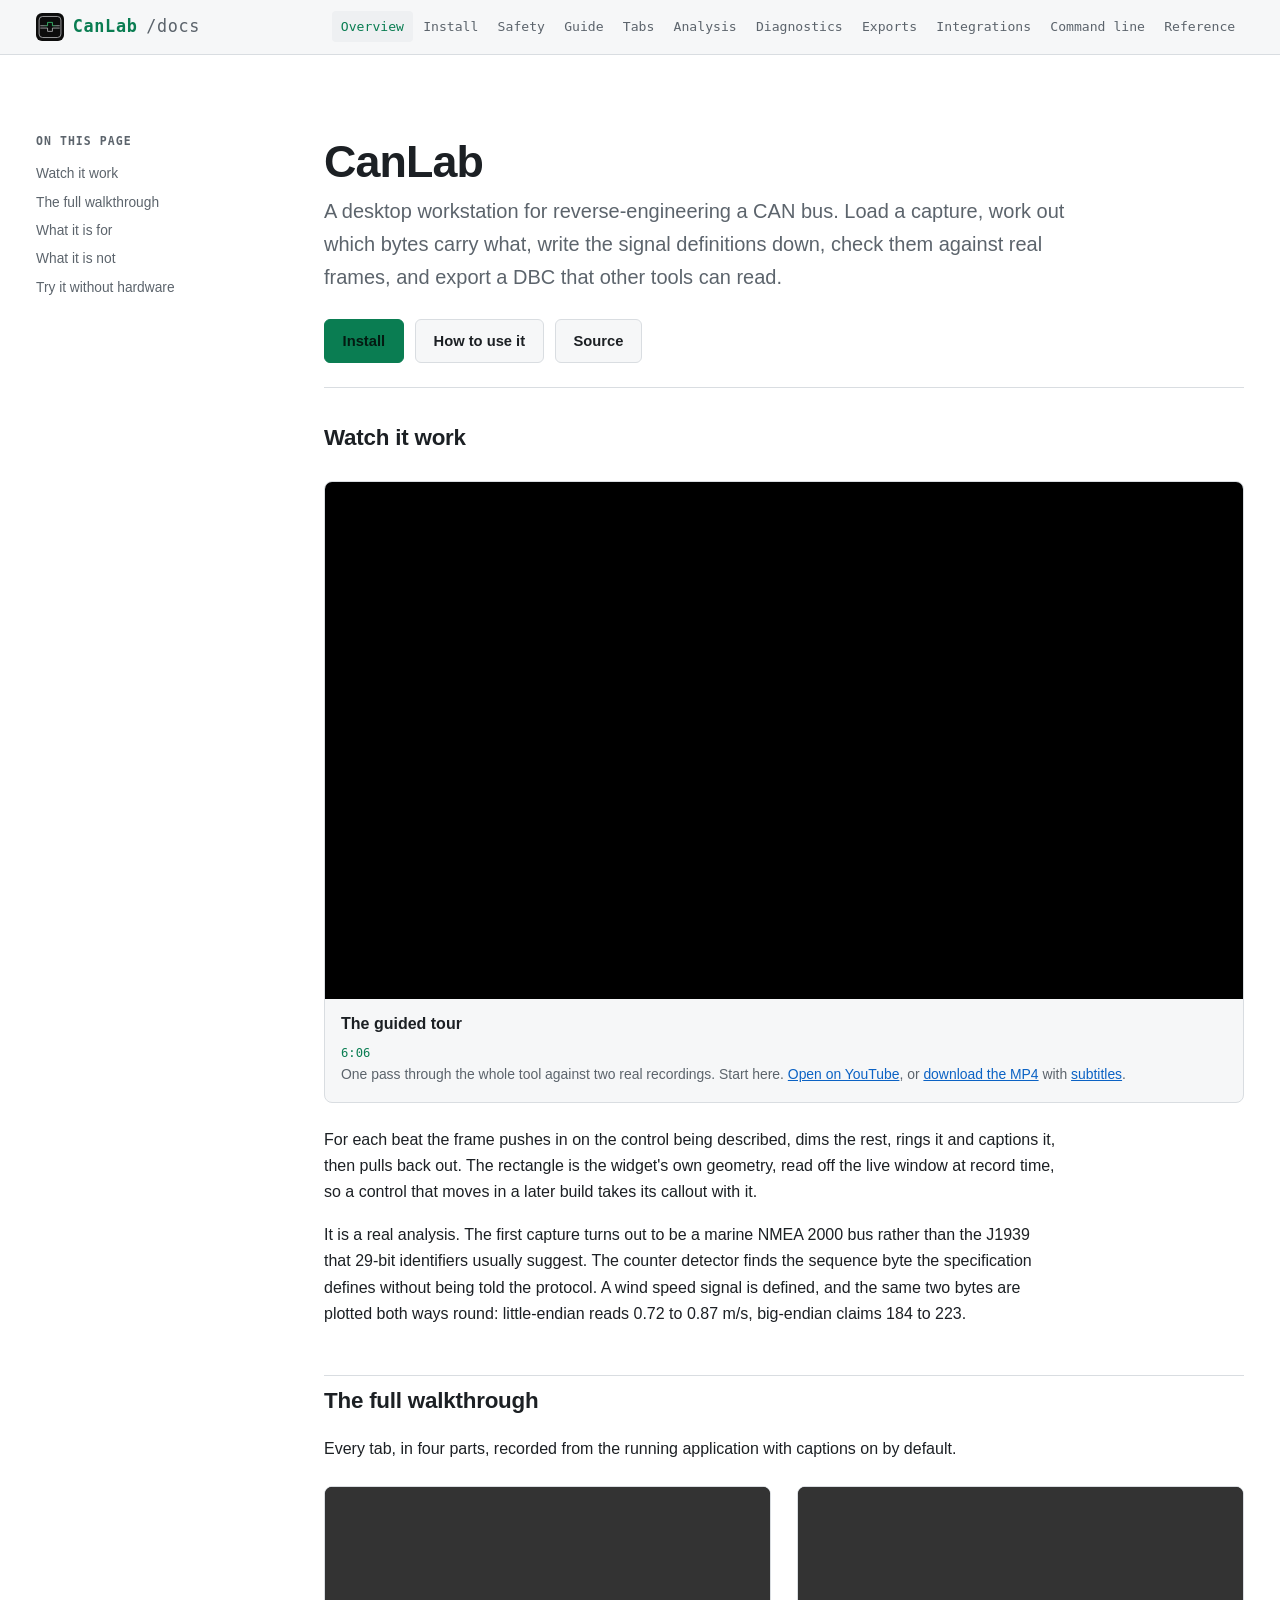
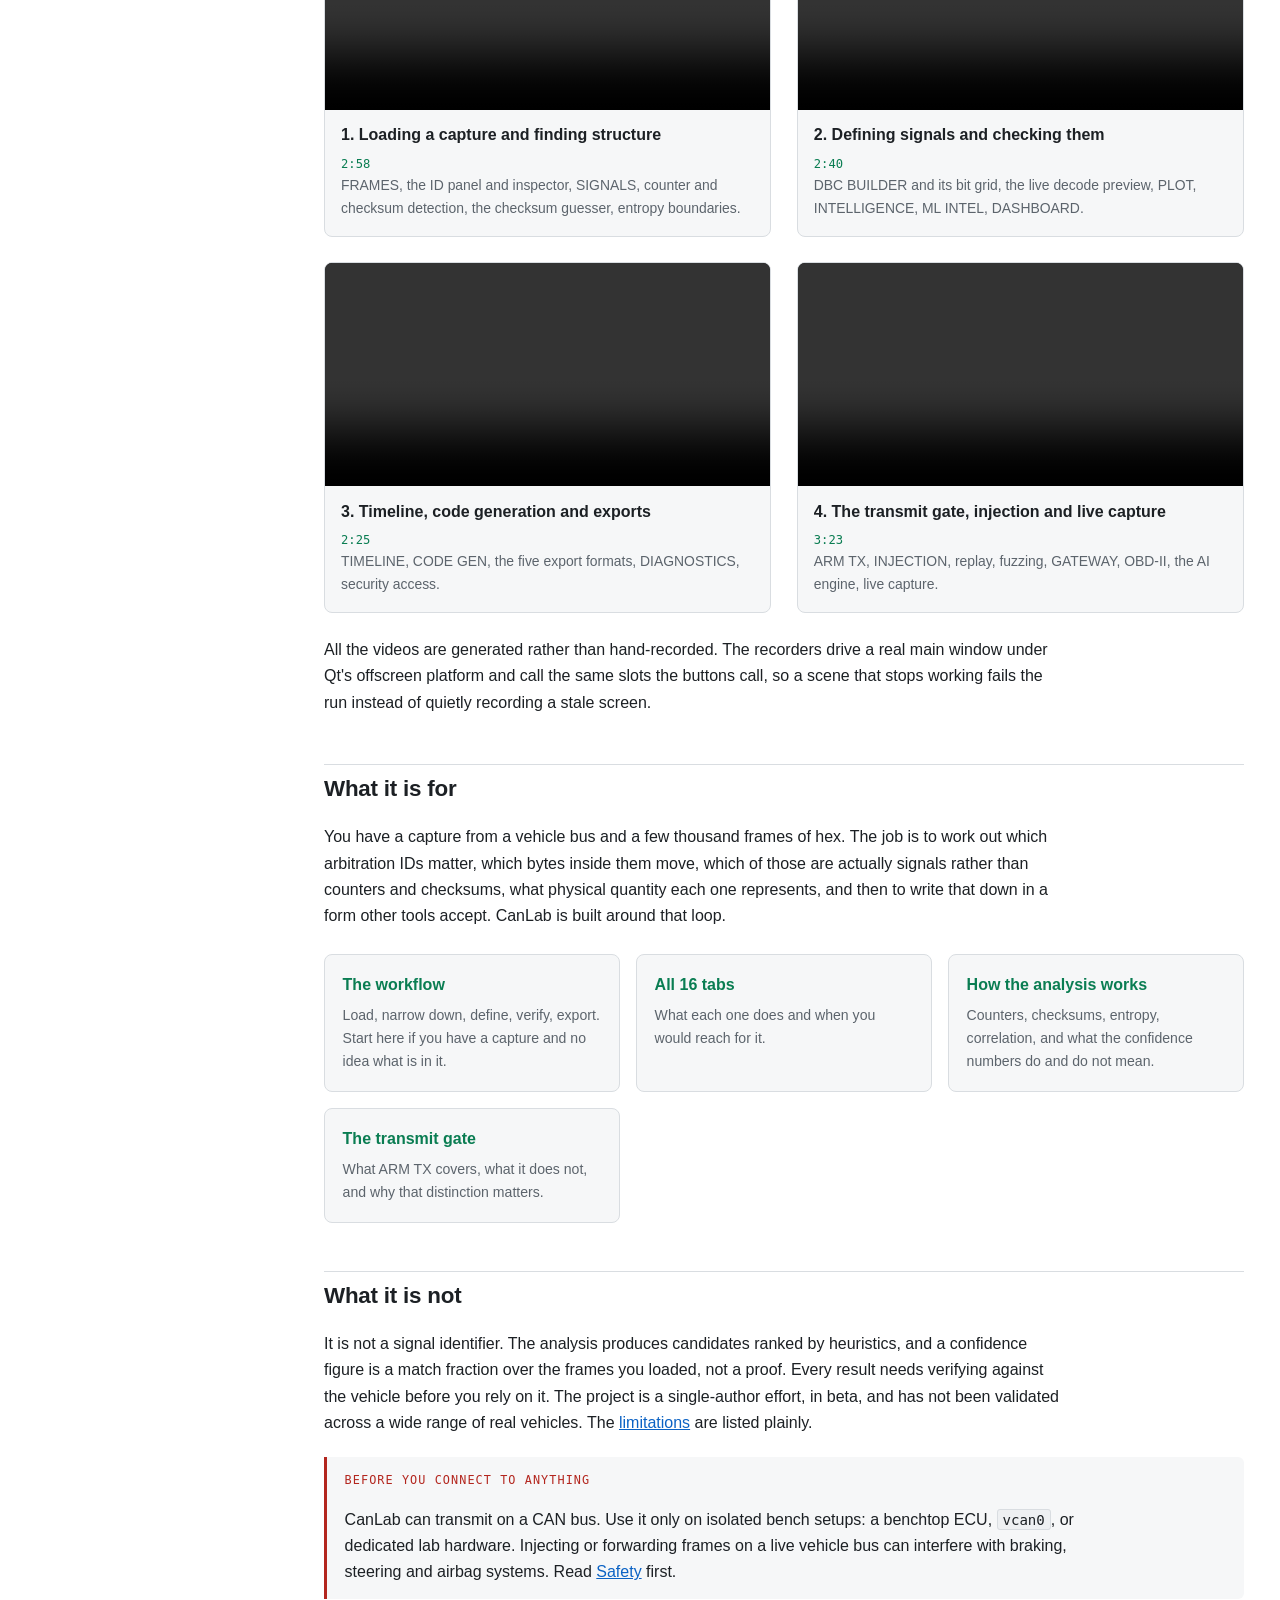
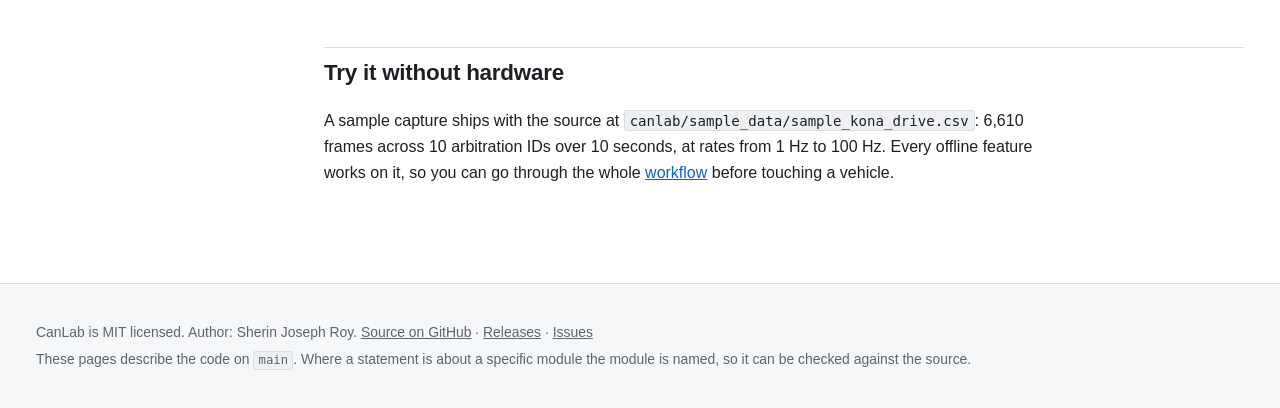
<file: docs/index.html>
<!doctype html>
<html lang="en">
<head>
<meta charset="utf-8">
<meta name="viewport" content="width=device-width, initial-scale=1">
<title>CanLab · CanLab</title>
<meta name="description" content="A desktop workstation for reverse-engineering a CAN bus: load a capture, find what the bytes mean, and export a DBC.">
<link rel="icon" href="assets/favicon.ico" sizes="16x16 24x24 32x32 48x48 64x64">
<link rel="icon" type="image/png" sizes="32x32" href="assets/favicon-32.png">
<link rel="icon" type="image/svg+xml" href="assets/favicon.svg">
<link rel="apple-touch-icon" href="assets/apple-touch-icon.png">
<link rel="stylesheet" href="assets/site.css">
</head>
<body>
<a class="skip" href="#main">Skip to content</a>
<header class="masthead">
  <div class="masthead-inner">
    <a class="brand" href="index.html"><img src="assets/logo.svg" alt="" width="28" height="28">CanLab<span>/docs</span></a>
    <nav aria-label="Sections"><a href="index.html" aria-current="page">Overview</a><a href="install.html">Install</a><a href="safety.html">Safety</a><a href="guide.html">Guide</a><a href="tabs.html">Tabs</a><a href="analysis.html">Analysis</a><a href="diagnostics.html">Diagnostics</a><a href="exports.html">Exports</a><a href="integrations.html">Integrations</a><a href="cli.html">Command line</a><a href="reference.html">Reference</a></nav>
  </div>
</header>
<div class="wrap">
  <div class="layout">
    <aside class="toc"><h2>On this page</h2><nav><a href="#watch-it-work">Watch it work</a><a href="#the-full-walkthrough">The full walkthrough</a><a href="#what-it-is-for">What it is for</a><a href="#what-it-is-not">What it is not</a><a href="#try-it-without-hardware">Try it without hardware</a></nav></aside>
    <main id="main">

<div class="hero">
  <h1>CanLab</h1>
  <p class="lede">A desktop workstation for reverse-engineering a CAN bus.
     Load a capture, work out which bytes carry what, write the signal
     definitions down, check them against real frames, and export a DBC that
     other tools can read.</p>
  <div class="cta">
    <a class="btn btn-primary" href="install.html">Install</a>
    <a class="btn" href="guide.html">How to use it</a>
    <a class="btn" href="https://github.com/Sherin-SEF-AI/CanLab">Source</a>
  </div>
</div>

<h2 id="watch-it-work">Watch it work</h2>
<div class="video-card video-feature">
  <div class="yt-frame">
    <iframe src="https://www.youtube-nocookie.com/embed/nbDBaClN8T8?rel=0"
            title="CanLab: Reverse-Engineering a CAN Bus from Real Recordings (Guided Tour)"
            loading="lazy" referrerpolicy="strict-origin-when-cross-origin"
            allow="accelerometer; clipboard-write; encrypted-media; gyroscope; picture-in-picture; web-share"
            allowfullscreen></iframe>
  </div>
  <div class="meta">
    <h3>The guided tour</h3>
    <p class="len">6:06</p>
    <p>One pass through the whole tool against two real recordings. Start
       here. <a href="https://www.youtube.com/watch?v=nbDBaClN8T8">Open on
       YouTube</a>, or <a href="canlab-tour.mp4">download the MP4</a> with
       <a href="canlab-tour.srt">subtitles</a>.</p>
  </div>
</div>
<p>For each beat the frame pushes in on the control being described, dims the
   rest, rings it and captions it, then pulls back out. The rectangle is the
   widget's own geometry, read off the live window at record time, so a control
   that moves in a later build takes its callout with it.</p>
<p>It is a real analysis. The first capture turns out to be a marine NMEA 2000
   bus rather than the J1939 that 29-bit identifiers usually suggest. The
   counter detector finds the sequence byte the specification defines without
   being told the protocol. A wind speed signal is defined, and the same two
   bytes are plotted both ways round: little-endian reads 0.72 to 0.87 m/s,
   big-endian claims 184 to 223.</p>

<h2 id="the-full-walkthrough">The full walkthrough</h2>
<p>Every tab, in four parts, recorded from the running application with
   captions on by default.</p>
<div class="video-grid"><div class="video-card">
  <video controls preload="metadata" poster="" playsinline>
    <source src="canlab-demo-part1-analysis.mp4" type="video/mp4">
    <track kind="captions" srclang="en" label="English" default
           src="canlab-demo-part1-analysis.vtt">
    Your browser cannot play this video.
    <a href="canlab-demo-part1-analysis.mp4">Download it instead</a>.
  </video>
  <div class="meta">
    <h3>1. Loading a capture and finding structure</h3>
    <p class="len">2:58</p>
    <p>FRAMES, the ID panel and inspector, SIGNALS, counter and checksum detection, the checksum guesser, entropy boundaries.</p>
  </div>
</div><div class="video-card">
  <video controls preload="metadata" poster="" playsinline>
    <source src="canlab-demo-part2-signals.mp4" type="video/mp4">
    <track kind="captions" srclang="en" label="English" default
           src="canlab-demo-part2-signals.vtt">
    Your browser cannot play this video.
    <a href="canlab-demo-part2-signals.mp4">Download it instead</a>.
  </video>
  <div class="meta">
    <h3>2. Defining signals and checking them</h3>
    <p class="len">2:40</p>
    <p>DBC BUILDER and its bit grid, the live decode preview, PLOT, INTELLIGENCE, ML INTEL, DASHBOARD.</p>
  </div>
</div><div class="video-card">
  <video controls preload="metadata" poster="" playsinline>
    <source src="canlab-demo-part3-outputs.mp4" type="video/mp4">
    <track kind="captions" srclang="en" label="English" default
           src="canlab-demo-part3-outputs.vtt">
    Your browser cannot play this video.
    <a href="canlab-demo-part3-outputs.mp4">Download it instead</a>.
  </video>
  <div class="meta">
    <h3>3. Timeline, code generation and exports</h3>
    <p class="len">2:25</p>
    <p>TIMELINE, CODE GEN, the five export formats, DIAGNOSTICS, security access.</p>
  </div>
</div><div class="video-card">
  <video controls preload="metadata" poster="" playsinline>
    <source src="canlab-demo-part4-transmitting.mp4" type="video/mp4">
    <track kind="captions" srclang="en" label="English" default
           src="canlab-demo-part4-transmitting.vtt">
    Your browser cannot play this video.
    <a href="canlab-demo-part4-transmitting.mp4">Download it instead</a>.
  </video>
  <div class="meta">
    <h3>4. The transmit gate, injection and live capture</h3>
    <p class="len">3:23</p>
    <p>ARM TX, INJECTION, replay, fuzzing, GATEWAY, OBD-II, the AI engine, live capture.</p>
  </div>
</div></div>
<p>All the videos are generated rather than hand-recorded. The recorders drive
   a real main window under Qt's offscreen platform and call the same slots the
   buttons call, so a scene that stops working fails the run instead of quietly
   recording a stale screen.</p>

<h2 id="what-it-is-for">What it is for</h2>
<p>You have a capture from a vehicle bus and a few thousand frames of hex. The
   job is to work out which arbitration IDs matter, which bytes inside them
   move, which of those are actually signals rather than counters and
   checksums, what physical quantity each one represents, and then to write
   that down in a form other tools accept. CanLab is built around that loop.</p>
<div class="cards">
  <a class="card" href="guide.html"><h3>The workflow</h3><p>Load, narrow down,
     define, verify, export. Start here if you have a capture and no idea what
     is in it.</p></a>
  <a class="card" href="tabs.html"><h3>All 16 tabs</h3><p>What each one does
     and when you would reach for it.</p></a>
  <a class="card" href="analysis.html"><h3>How the analysis works</h3>
     <p>Counters, checksums, entropy, correlation, and what the confidence
     numbers do and do not mean.</p></a>
  <a class="card" href="safety.html"><h3>The transmit gate</h3><p>What ARM TX
     covers, what it does not, and why that distinction matters.</p></a>
</div>

<h2 id="what-it-is-not">What it is not</h2>
<p>It is not a signal identifier. The analysis produces candidates ranked by
   heuristics, and a confidence figure is a match fraction over the frames you
   loaded, not a proof. Every result needs verifying against the vehicle before
   you rely on it. The project is a single-author effort, in beta, and has
   not been validated across a wide range of real vehicles. The
   <a href="reference.html#limitations">limitations</a> are listed plainly.</p>

<div class="danger">
  <span class="callout-title">Before you connect to anything</span>
  <p>CanLab can transmit on a CAN bus. Use it only on isolated bench setups: a
     benchtop ECU, <code>vcan0</code>, or dedicated lab hardware. Injecting or
     forwarding frames on a live vehicle bus can interfere with braking,
     steering and airbag systems. Read <a href="safety.html">Safety</a>
     first.</p>
</div>

<h2 id="try-it-without-hardware">Try it without hardware</h2>
<p>A sample capture ships with the source at
   <code>canlab/sample_data/sample_kona_drive.csv</code>: 6,610 frames across
   10 arbitration IDs over 10 seconds, at rates from 1 Hz to 100 Hz. Every
   offline feature works on it, so you can go through the whole
   <a href="guide.html">workflow</a> before touching a vehicle.</p>

    </main>
  </div>
</div>
<footer>
  <div class="wrap">
    <p>CanLab is MIT licensed. Author: Sherin Joseph Roy.
       <a href="https://github.com/Sherin-SEF-AI/CanLab">Source on GitHub</a> ·
       <a href="https://github.com/Sherin-SEF-AI/CanLab/releases">Releases</a> ·
       <a href="https://github.com/Sherin-SEF-AI/CanLab/issues">Issues</a></p>
    <p>These pages describe the code on <code>main</code>. Where a statement is
       about a specific module the module is named, so it can be checked
       against the source.</p>
  </div>
</footer>
</body>
</html>
</file>
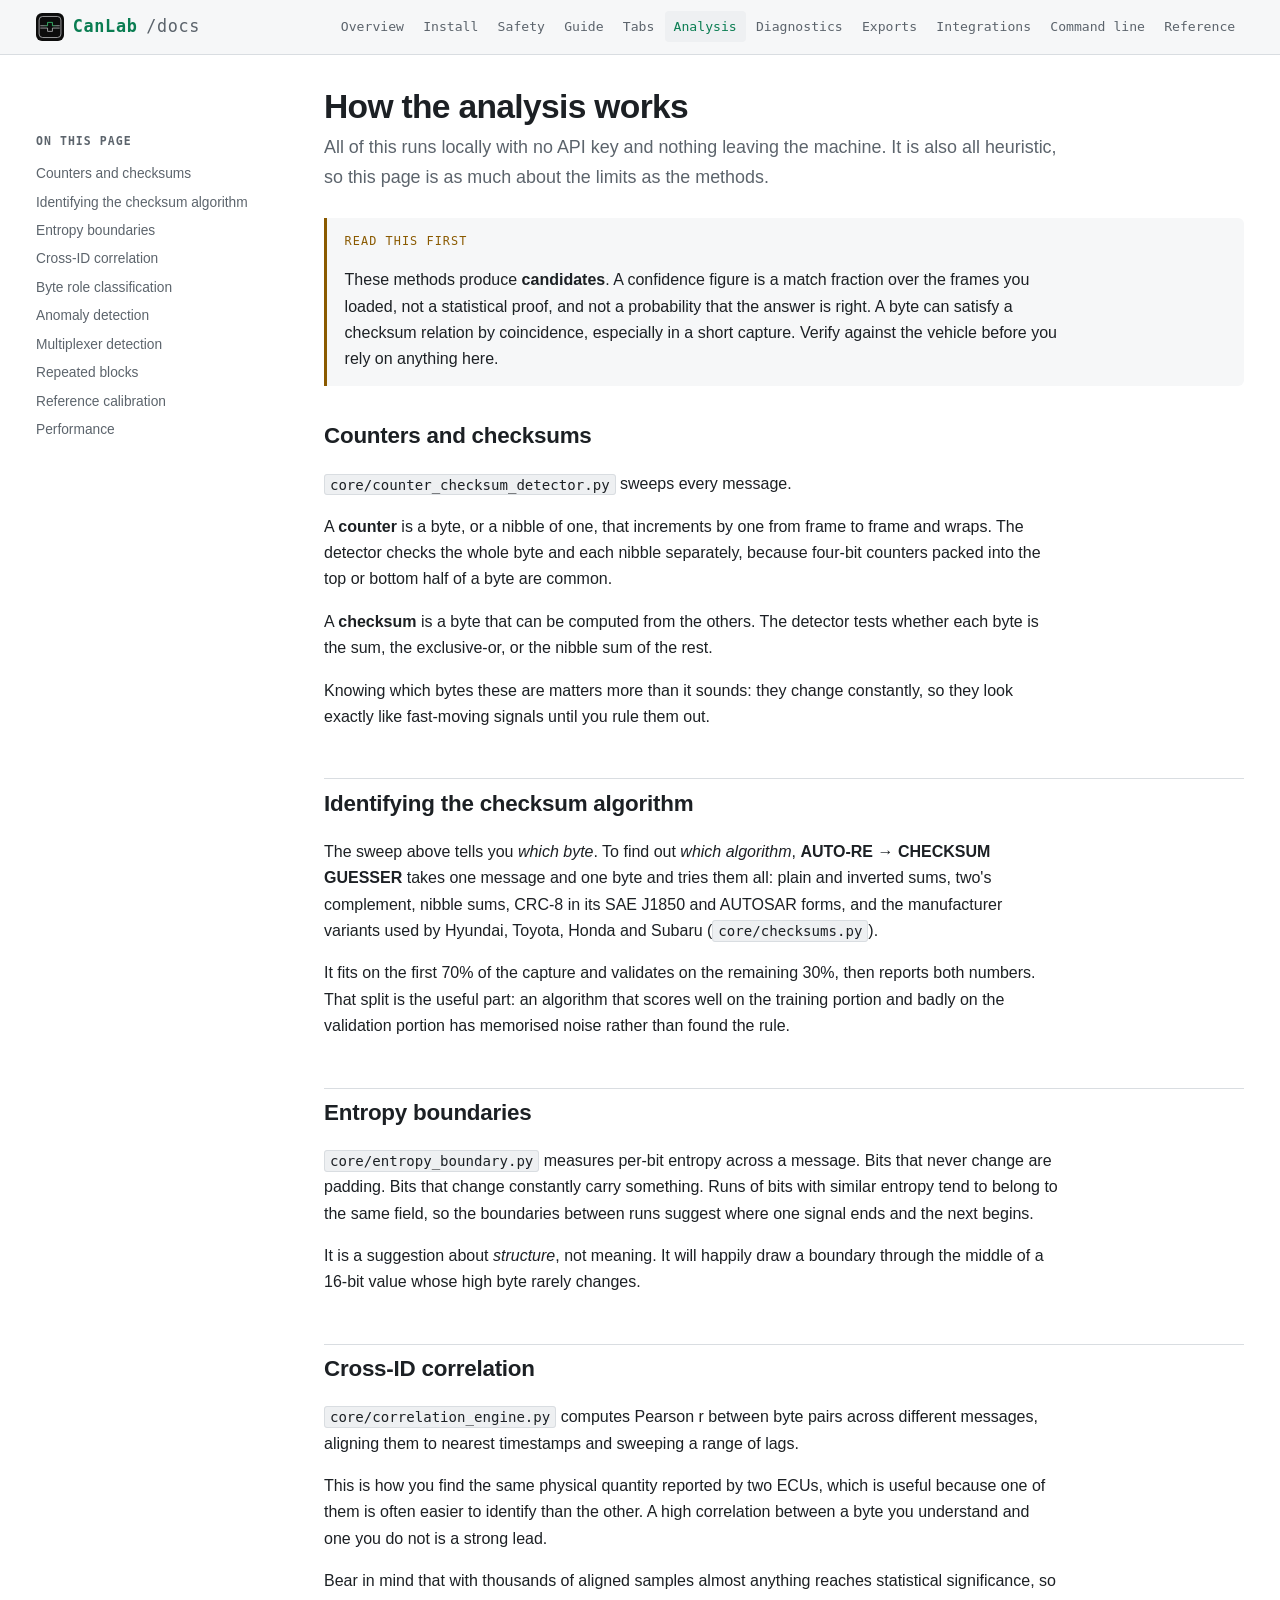
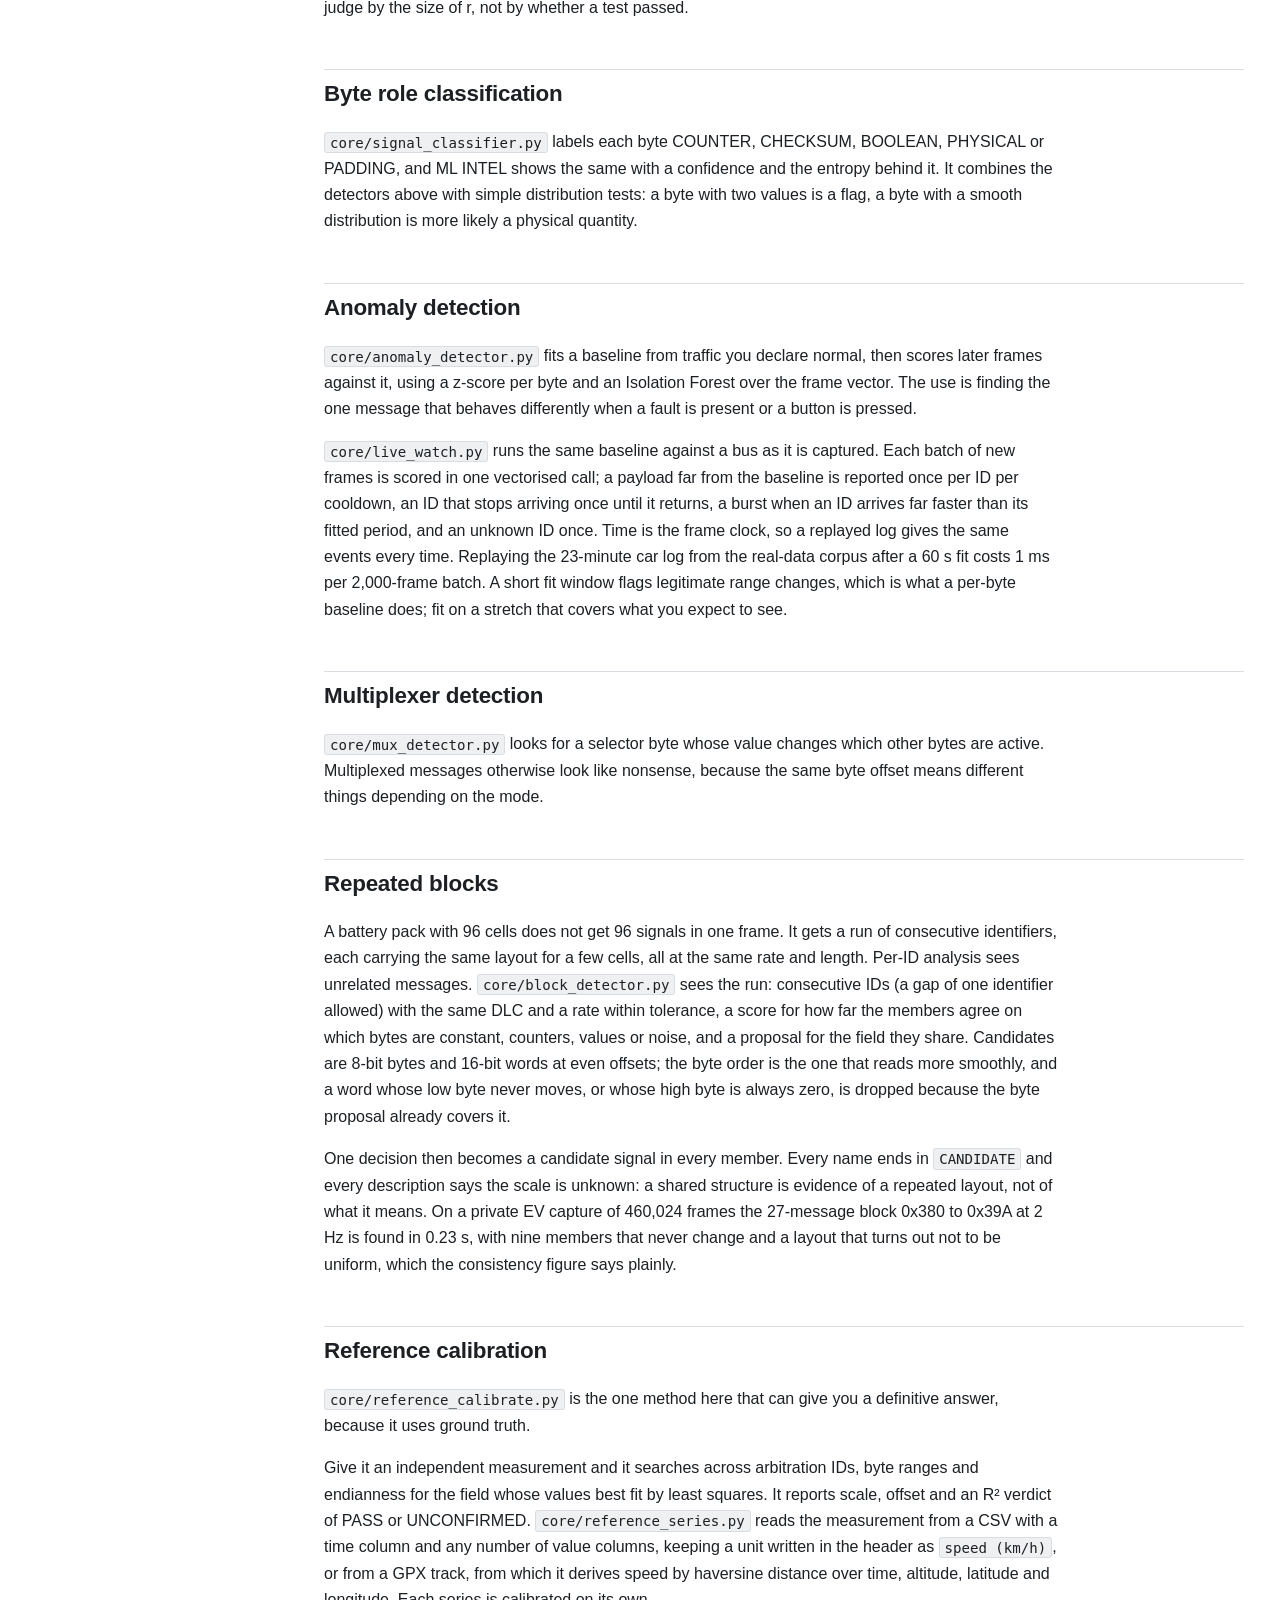
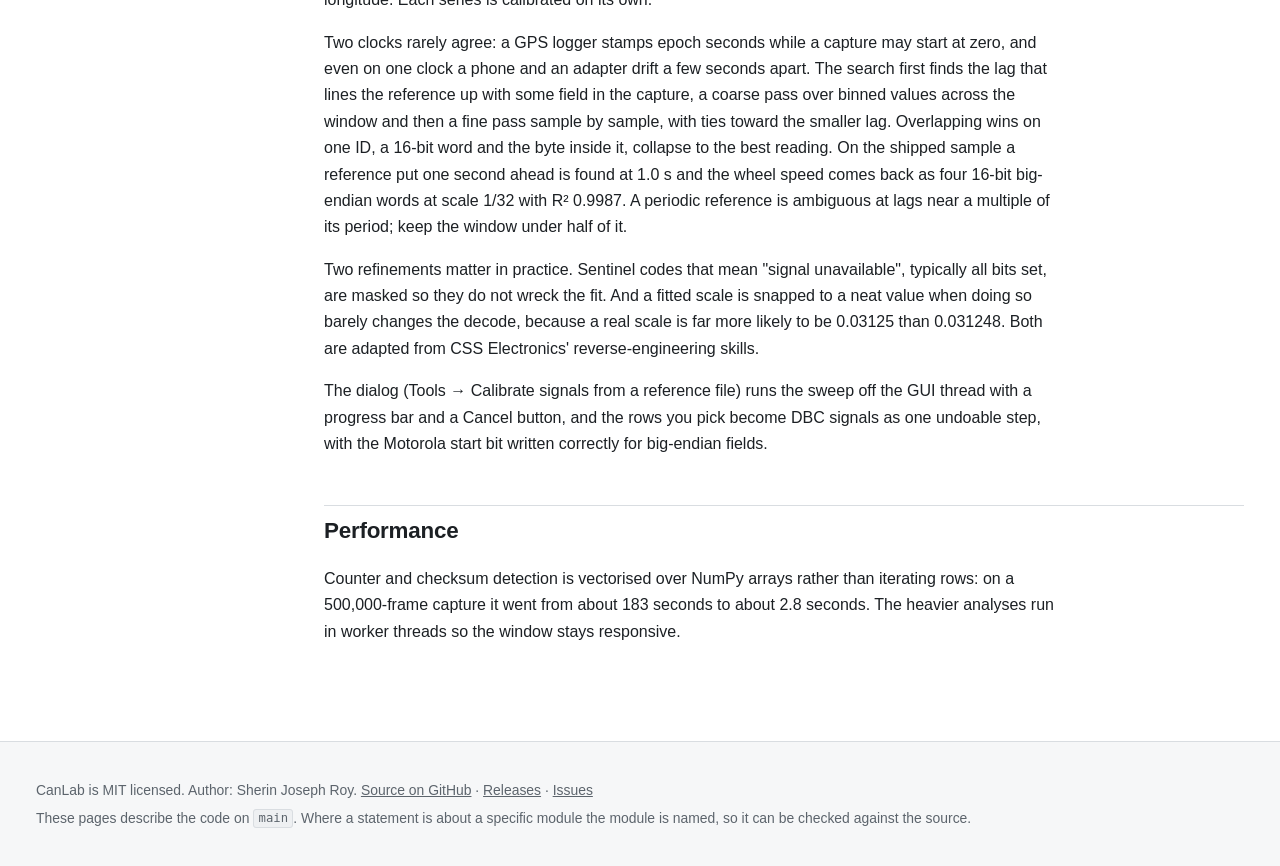
<file: docs/analysis.html>
<!doctype html>
<html lang="en">
<head>
<meta charset="utf-8">
<meta name="viewport" content="width=device-width, initial-scale=1">
<title>Analysis · CanLab</title>
<meta name="description" content="How the offline detection actually works, and how much to trust it.">
<link rel="icon" href="assets/favicon.ico" sizes="16x16 24x24 32x32 48x48 64x64">
<link rel="icon" type="image/png" sizes="32x32" href="assets/favicon-32.png">
<link rel="icon" type="image/svg+xml" href="assets/favicon.svg">
<link rel="apple-touch-icon" href="assets/apple-touch-icon.png">
<link rel="stylesheet" href="assets/site.css">
</head>
<body>
<a class="skip" href="#main">Skip to content</a>
<header class="masthead">
  <div class="masthead-inner">
    <a class="brand" href="index.html"><img src="assets/logo.svg" alt="" width="28" height="28">CanLab<span>/docs</span></a>
    <nav aria-label="Sections"><a href="index.html">Overview</a><a href="install.html">Install</a><a href="safety.html">Safety</a><a href="guide.html">Guide</a><a href="tabs.html">Tabs</a><a href="analysis.html" aria-current="page">Analysis</a><a href="diagnostics.html">Diagnostics</a><a href="exports.html">Exports</a><a href="integrations.html">Integrations</a><a href="cli.html">Command line</a><a href="reference.html">Reference</a></nav>
  </div>
</header>
<div class="wrap">
  <div class="layout">
    <aside class="toc"><h2>On this page</h2><nav><a href="#counters-and-checksums">Counters and checksums</a><a href="#identifying-the-checksum-algorithm">Identifying the checksum algorithm</a><a href="#entropy-boundaries">Entropy boundaries</a><a href="#cross-id-correlation">Cross-ID correlation</a><a href="#byte-role-classification">Byte role classification</a><a href="#anomaly-detection">Anomaly detection</a><a href="#multiplexer-detection">Multiplexer detection</a><a href="#repeated-blocks">Repeated blocks</a><a href="#reference-calibration">Reference calibration</a><a href="#performance">Performance</a></nav></aside>
    <main id="main">

<h1>How the analysis works</h1>
<p class="lede">All of this runs locally with no API key and nothing leaving
   the machine. It is also all heuristic, so this page is as much about the
   limits as the methods.</p>

<div class="warn">
  <span class="callout-title">Read this first</span>
  <p>These methods produce <strong>candidates</strong>. A confidence figure is
     a match fraction over the frames you loaded, not a statistical proof, and
     not a probability that the answer is right. A byte can satisfy a checksum
     relation by coincidence, especially in a short capture. Verify against the
     vehicle before you rely on anything here.</p>
</div>

<h2 id="counters-and-checksums">Counters and checksums</h2>
<p><code>core/counter_checksum_detector.py</code> sweeps every message.</p>
<p>A <strong>counter</strong> is a byte, or a nibble of one, that increments by
   one from frame to frame and wraps. The detector checks the whole byte and
   each nibble separately, because four-bit counters packed into the top or
   bottom half of a byte are common.</p>
<p>A <strong>checksum</strong> is a byte that can be computed from the others.
   The detector tests whether each byte is the sum, the exclusive-or, or the
   nibble sum of the rest.</p>
<p>Knowing which bytes these are matters more than it sounds: they change
   constantly, so they look exactly like fast-moving signals until you rule
   them out.</p>

<h2 id="identifying-the-checksum-algorithm">Identifying the checksum algorithm</h2>
<p>The sweep above tells you <em>which byte</em>. To find out <em>which
   algorithm</em>, <strong>AUTO-RE &rarr; CHECKSUM GUESSER</strong> takes one
   message and one byte and tries them all: plain and inverted sums, two's
   complement, nibble sums, CRC-8 in its SAE J1850 and AUTOSAR forms, and the
   manufacturer variants used by Hyundai, Toyota, Honda and Subaru
   (<code>core/checksums.py</code>).</p>
<p>It fits on the first 70% of the capture and validates on the remaining 30%,
   then reports both numbers. That split is the useful part: an algorithm that
   scores well on the training portion and badly on the validation portion has
   memorised noise rather than found the rule.</p>

<h2 id="entropy-boundaries">Entropy boundaries</h2>
<p><code>core/entropy_boundary.py</code> measures per-bit entropy across a
   message. Bits that never change are padding. Bits that change constantly
   carry something. Runs of bits with similar entropy tend to belong to the
   same field, so the boundaries between runs suggest where one signal ends and
   the next begins.</p>
<p>It is a suggestion about <em>structure</em>, not meaning. It will happily
   draw a boundary through the middle of a 16-bit value whose high byte rarely
   changes.</p>

<h2 id="cross-id-correlation">Cross-ID correlation</h2>
<p><code>core/correlation_engine.py</code> computes Pearson r between byte
   pairs across different messages, aligning them to nearest timestamps and
   sweeping a range of lags.</p>
<p>This is how you find the same physical quantity reported by two ECUs, which
   is useful because one of them is often easier to identify than the other. A
   high correlation between a byte you understand and one you do not is a
   strong lead.</p>
<p>Bear in mind that with thousands of aligned samples almost anything reaches
   statistical significance, so judge by the size of r, not by whether a test
   passed.</p>

<h2 id="byte-role-classification">Byte role classification</h2>
<p><code>core/signal_classifier.py</code> labels each byte COUNTER, CHECKSUM,
   BOOLEAN, PHYSICAL or PADDING, and ML INTEL shows the same with a confidence
   and the entropy behind it. It combines the detectors above with simple
   distribution tests: a byte with two values is a flag, a byte with a smooth
   distribution is more likely a physical quantity.</p>

<h2 id="anomaly-detection">Anomaly detection</h2>
<p><code>core/anomaly_detector.py</code> fits a baseline from traffic you
   declare normal, then scores later frames against it, using a z-score per
   byte and an Isolation Forest over the frame vector. The use is finding the
   one message that behaves differently when a fault is present or a button is
   pressed.</p>
<p><code>core/live_watch.py</code> runs the same baseline against a bus as it
   is captured. Each batch of new frames is scored in one vectorised call; a
   payload far from the baseline is reported once per ID per cooldown, an ID
   that stops arriving once until it returns, a burst when an ID arrives far
   faster than its fitted period, and an unknown ID once. Time is the frame
   clock, so a replayed log gives the same events every time. Replaying the
   23-minute car log from the real-data corpus after a 60 s fit costs 1 ms per
   2,000-frame batch. A short fit window flags legitimate range changes, which
   is what a per-byte baseline does; fit on a stretch that covers what you
   expect to see.</p>

<h2 id="multiplexer-detection">Multiplexer detection</h2>
<p><code>core/mux_detector.py</code> looks for a selector byte whose value
   changes which other bytes are active. Multiplexed messages otherwise look
   like nonsense, because the same byte offset means different things depending
   on the mode.</p>

<h2 id="repeated-blocks">Repeated blocks</h2>
<p>A battery pack with 96 cells does not get 96 signals in one frame. It gets
   a run of consecutive identifiers, each carrying the same layout for a few
   cells, all at the same rate and length. Per-ID analysis sees unrelated
   messages. <code>core/block_detector.py</code> sees the run: consecutive IDs
   (a gap of one identifier allowed) with the same DLC and a rate within
   tolerance, a score for how far the members agree on which bytes are
   constant, counters, values or noise, and a proposal for the field they
   share. Candidates are 8-bit bytes and 16-bit words at even offsets; the
   byte order is the one that reads more smoothly, and a word whose low byte
   never moves, or whose high byte is always zero, is dropped because the
   byte proposal already covers it.</p>
<p>One decision then becomes a candidate signal in every member. Every name
   ends in <code>CANDIDATE</code> and every description says the scale is
   unknown: a shared structure is evidence of a repeated layout, not of what
   it means. On a private EV capture of 460,024 frames the 27-message block
   0x380 to 0x39A at 2 Hz is found in 0.23 s, with nine members that never
   change and a layout that turns out not to be uniform, which the
   consistency figure says plainly.</p>

<h2 id="reference-calibration">Reference calibration</h2>
<p><code>core/reference_calibrate.py</code> is the one method here that can
   give you a definitive answer, because it uses ground truth.</p>
<p>Give it an independent measurement and it searches across arbitration IDs,
   byte ranges and endianness for the field whose values best fit by least
   squares. It reports scale, offset and an R² verdict of PASS or
   UNCONFIRMED. <code>core/reference_series.py</code> reads the measurement
   from a CSV with a time column and any number of value columns, keeping a
   unit written in the header as <code>speed (km/h)</code>, or from a GPX
   track, from which it derives speed by haversine distance over time,
   altitude, latitude and longitude. Each series is calibrated on its own.</p>
<p>Two clocks rarely agree: a GPS logger stamps epoch seconds while a capture
   may start at zero, and even on one clock a phone and an adapter drift a
   few seconds apart. The search first finds the lag that lines the reference
   up with some field in the capture, a coarse pass over binned values across
   the window and then a fine pass sample by sample, with ties toward the
   smaller lag. Overlapping wins on one ID, a 16-bit word and the byte inside
   it, collapse to the best reading. On the shipped sample a reference put one
   second ahead is found at 1.0 s and the wheel speed comes back as four
   16-bit big-endian words at scale 1/32 with R² 0.9987. A periodic reference
   is ambiguous at lags near a multiple of its period; keep the window under
   half of it.</p>
<p>Two refinements matter in practice. Sentinel codes that mean "signal
   unavailable", typically all bits set, are masked so they do not wreck the
   fit. And a fitted scale is snapped to a neat value when doing so barely
   changes the decode, because a real scale is far more likely to be 0.03125
   than 0.031248. Both are adapted from CSS Electronics' reverse-engineering
   skills.</p>
<p>The dialog (Tools &rarr; Calibrate signals from a reference file) runs the
   sweep off the GUI thread with a progress bar and a Cancel button, and the
   rows you pick become DBC signals as one undoable step, with the Motorola
   start bit written correctly for big-endian fields.</p>

<h2 id="performance">Performance</h2>
<p>Counter and checksum detection is vectorised over NumPy arrays rather than
   iterating rows: on a 500,000-frame capture it went from about 183 seconds to
   about 2.8 seconds. The heavier analyses run in worker threads so the window
   stays responsive.</p>

    </main>
  </div>
</div>
<footer>
  <div class="wrap">
    <p>CanLab is MIT licensed. Author: Sherin Joseph Roy.
       <a href="https://github.com/Sherin-SEF-AI/CanLab">Source on GitHub</a> ·
       <a href="https://github.com/Sherin-SEF-AI/CanLab/releases">Releases</a> ·
       <a href="https://github.com/Sherin-SEF-AI/CanLab/issues">Issues</a></p>
    <p>These pages describe the code on <code>main</code>. Where a statement is
       about a specific module the module is named, so it can be checked
       against the source.</p>
  </div>
</footer>
</body>
</html>
</file>
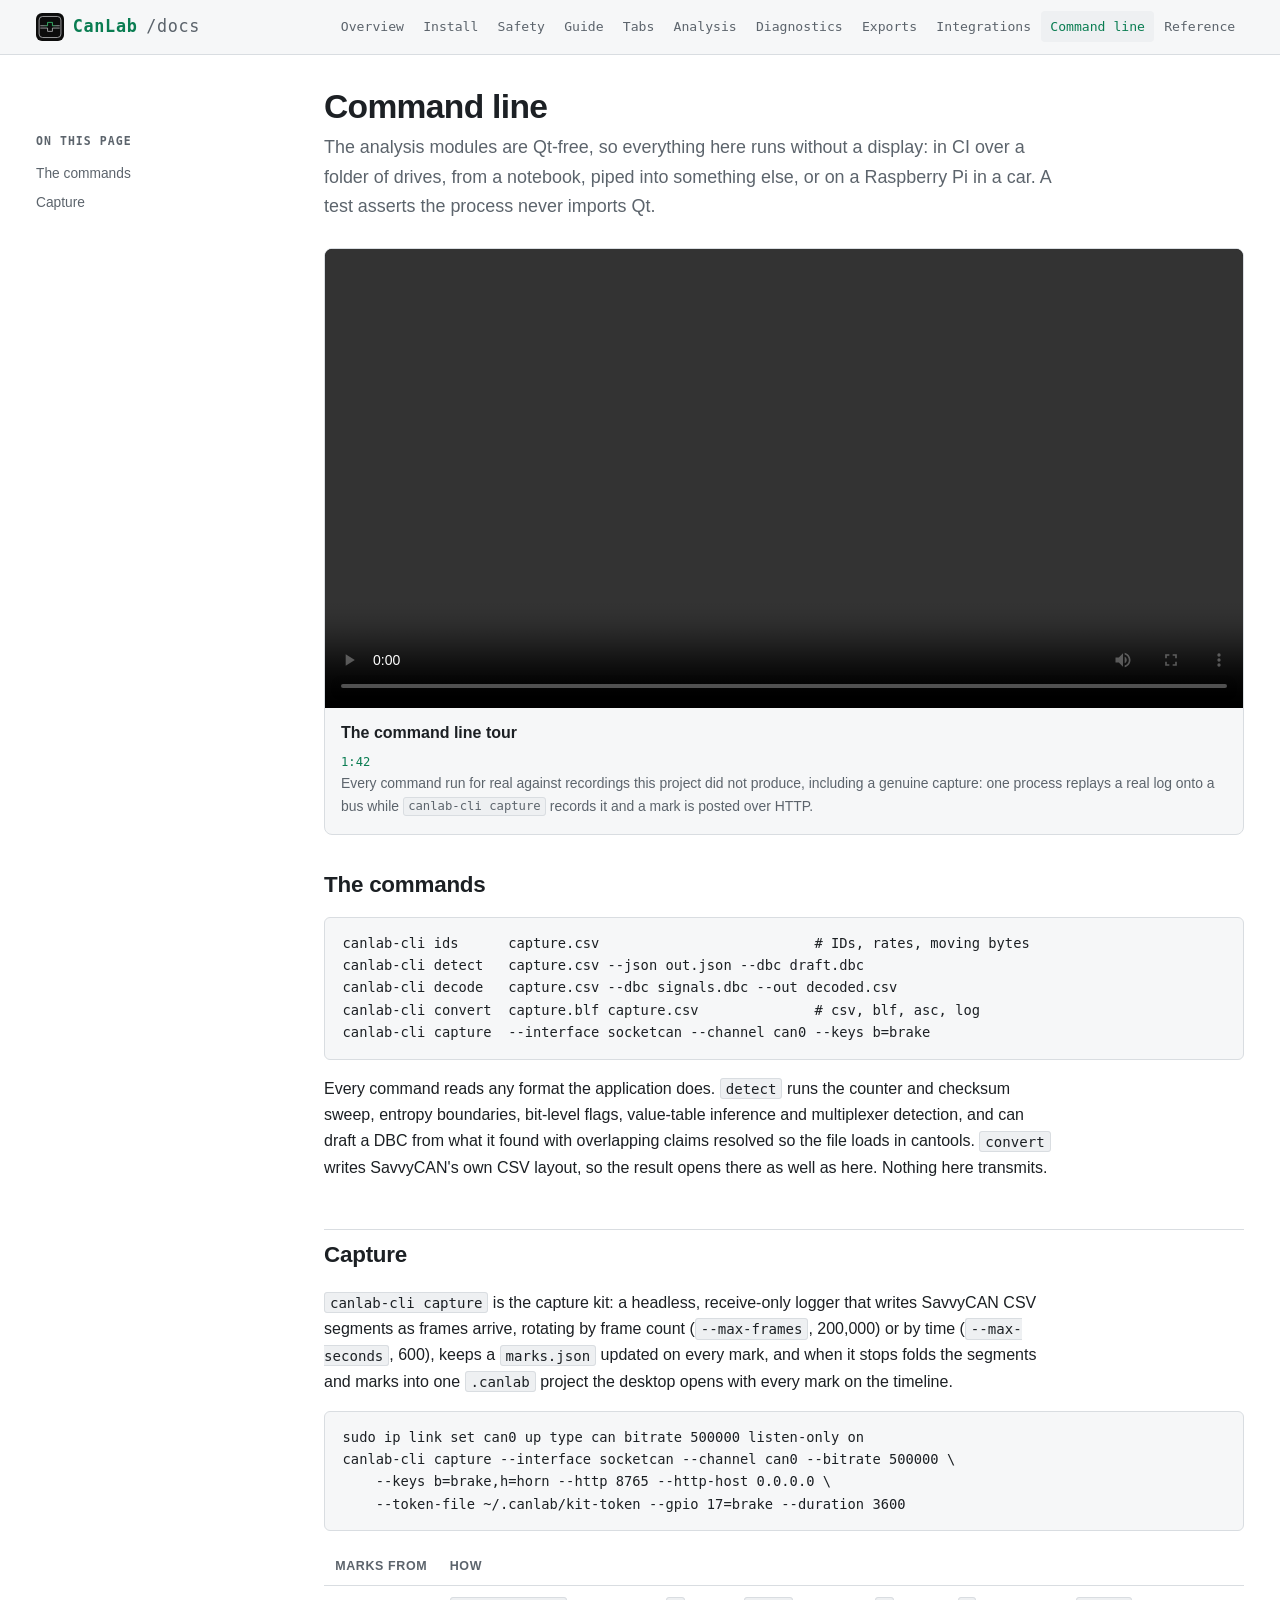
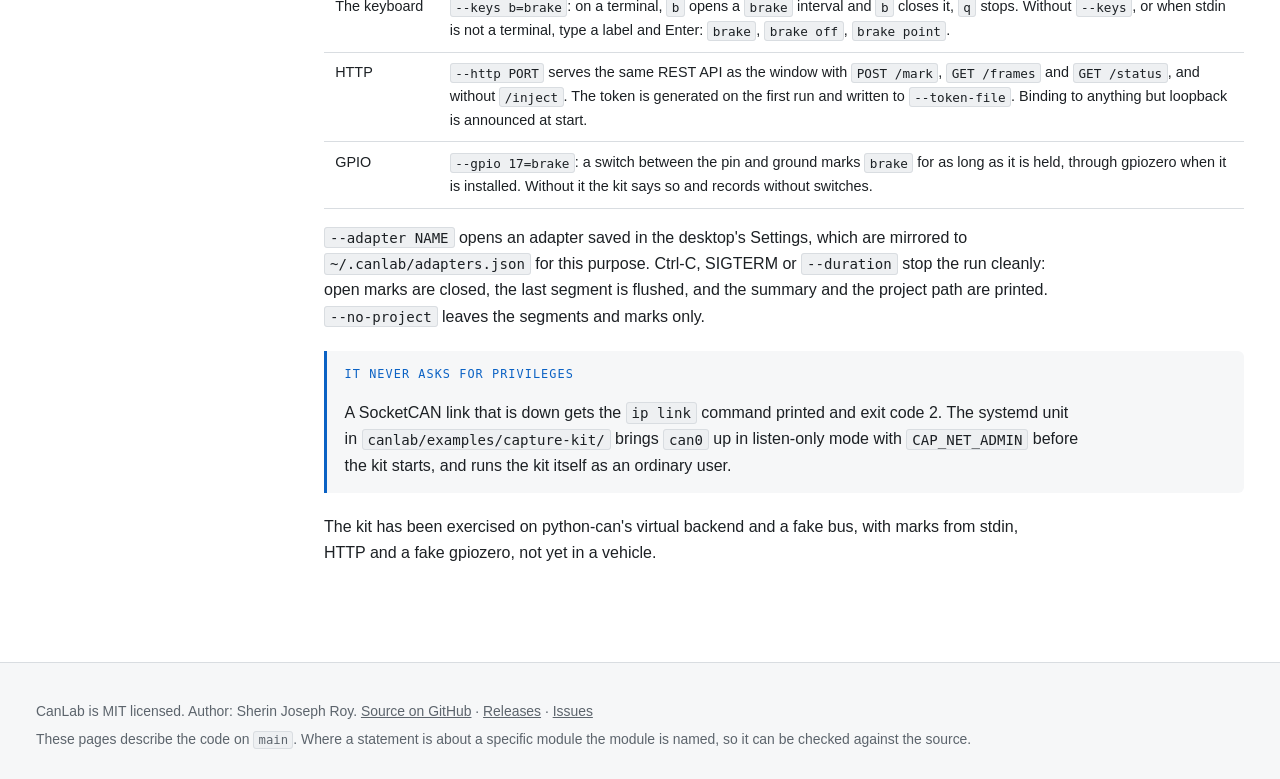
<file: docs/cli.html>
<!doctype html>
<html lang="en">
<head>
<meta charset="utf-8">
<meta name="viewport" content="width=device-width, initial-scale=1">
<title>Command line · CanLab</title>
<meta name="description" content="canlab-cli: the analysis without the window, and the capture kit for a small computer in a car.">
<link rel="icon" href="assets/favicon.ico" sizes="16x16 24x24 32x32 48x48 64x64">
<link rel="icon" type="image/png" sizes="32x32" href="assets/favicon-32.png">
<link rel="icon" type="image/svg+xml" href="assets/favicon.svg">
<link rel="apple-touch-icon" href="assets/apple-touch-icon.png">
<link rel="stylesheet" href="assets/site.css">
</head>
<body>
<a class="skip" href="#main">Skip to content</a>
<header class="masthead">
  <div class="masthead-inner">
    <a class="brand" href="index.html"><img src="assets/logo.svg" alt="" width="28" height="28">CanLab<span>/docs</span></a>
    <nav aria-label="Sections"><a href="index.html">Overview</a><a href="install.html">Install</a><a href="safety.html">Safety</a><a href="guide.html">Guide</a><a href="tabs.html">Tabs</a><a href="analysis.html">Analysis</a><a href="diagnostics.html">Diagnostics</a><a href="exports.html">Exports</a><a href="integrations.html">Integrations</a><a href="cli.html" aria-current="page">Command line</a><a href="reference.html">Reference</a></nav>
  </div>
</header>
<div class="wrap">
  <div class="layout">
    <aside class="toc"><h2>On this page</h2><nav><a href="#the-commands">The commands</a><a href="#capture">Capture</a></nav></aside>
    <main id="main">

<h1>Command line</h1>
<p class="lede">The analysis modules are Qt-free, so everything here runs
   without a display: in CI over a folder of drives, from a notebook, piped
   into something else, or on a Raspberry Pi in a car. A test asserts the
   process never imports Qt.</p>

<div class="video-card">
  <video controls preload="metadata" playsinline>
    <source src="canlab-cli-tour.mp4" type="video/mp4">
    Your browser cannot play this video.
    <a href="canlab-cli-tour.mp4">Download it instead</a>.
  </video>
  <div class="meta">
    <h3>The command line tour</h3>
    <p class="len">1:42</p>
    <p>Every command run for real against recordings this project did not
       produce, including a genuine capture: one process replays a real log
       onto a bus while <code>canlab-cli capture</code> records it and a mark
       is posted over HTTP.</p>
  </div>
</div>

<h2 id="the-commands">The commands</h2>
<pre><code>canlab-cli ids      capture.csv                          # IDs, rates, moving bytes
canlab-cli detect   capture.csv --json out.json --dbc draft.dbc
canlab-cli decode   capture.csv --dbc signals.dbc --out decoded.csv
canlab-cli convert  capture.blf capture.csv              # csv, blf, asc, log
canlab-cli capture  --interface socketcan --channel can0 --keys b=brake</code></pre>
<p>Every command reads any format the application does. <code>detect</code>
   runs the counter and checksum sweep, entropy boundaries, bit-level flags,
   value-table inference and multiplexer detection, and can draft a DBC from
   what it found with overlapping claims resolved so the file loads in
   cantools. <code>convert</code> writes SavvyCAN's own CSV layout, so the
   result opens there as well as here. Nothing here transmits.</p>

<h2 id="capture">Capture</h2>
<p><code>canlab-cli capture</code> is the capture kit: a headless, receive-only
   logger that writes SavvyCAN CSV segments as frames arrive, rotating by frame
   count (<code>--max-frames</code>, 200,000) or by time
   (<code>--max-seconds</code>, 600), keeps a <code>marks.json</code> updated
   on every mark, and when it stops folds the segments and marks into one
   <code>.canlab</code> project the desktop opens with every mark on the
   timeline.</p>
<pre><code>sudo ip link set can0 up type can bitrate 500000 listen-only on
canlab-cli capture --interface socketcan --channel can0 --bitrate 500000 \
    --keys b=brake,h=horn --http 8765 --http-host 0.0.0.0 \
    --token-file ~/.canlab/kit-token --gpio 17=brake --duration 3600</code></pre>
<div class="table-scroll"><table><thead><tr><th>Marks from</th><th>How</th></tr></thead><tbody><tr><td>The keyboard</td><td><code>--keys b=brake</code>: on a terminal, <code>b</code> opens a <code>brake</code> interval and <code>b</code> closes it, <code>q</code> stops. Without <code>--keys</code>, or when stdin is not a terminal, type a label and Enter: <code>brake</code>, <code>brake off</code>, <code>brake point</code>.</td></tr><tr><td>HTTP</td><td><code>--http PORT</code> serves the same REST API as the window with <code>POST /mark</code>, <code>GET /frames</code> and <code>GET /status</code>, and without <code>/inject</code>. The token is generated on the first run and written to <code>--token-file</code>. Binding to anything but loopback is announced at start.</td></tr><tr><td>GPIO</td><td><code>--gpio 17=brake</code>: a switch between the pin and ground marks <code>brake</code> for as long as it is held, through gpiozero when it is installed. Without it the kit says so and records without switches.</td></tr></tbody></table></div>
<p><code>--adapter NAME</code> opens an adapter saved in the desktop's
   Settings, which are mirrored to <code>~/.canlab/adapters.json</code> for
   this purpose. Ctrl-C, SIGTERM or <code>--duration</code> stop the run
   cleanly: open marks are closed, the last segment is flushed, and the
   summary and the project path are printed. <code>--no-project</code> leaves
   the segments and marks only.</p>
<div class="note">
  <span class="callout-title">It never asks for privileges</span>
  <p>A SocketCAN link that is down gets the <code>ip link</code> command
     printed and exit code 2. The systemd unit in
     <code>canlab/examples/capture-kit/</code> brings <code>can0</code> up in
     listen-only mode with <code>CAP_NET_ADMIN</code> before the kit starts,
     and runs the kit itself as an ordinary user.</p>
</div>
<p>The kit has been exercised on python-can's virtual backend and a fake bus,
   with marks from stdin, HTTP and a fake gpiozero, not yet in a vehicle.</p>

    </main>
  </div>
</div>
<footer>
  <div class="wrap">
    <p>CanLab is MIT licensed. Author: Sherin Joseph Roy.
       <a href="https://github.com/Sherin-SEF-AI/CanLab">Source on GitHub</a> ·
       <a href="https://github.com/Sherin-SEF-AI/CanLab/releases">Releases</a> ·
       <a href="https://github.com/Sherin-SEF-AI/CanLab/issues">Issues</a></p>
    <p>These pages describe the code on <code>main</code>. Where a statement is
       about a specific module the module is named, so it can be checked
       against the source.</p>
  </div>
</footer>
</body>
</html>
</file>
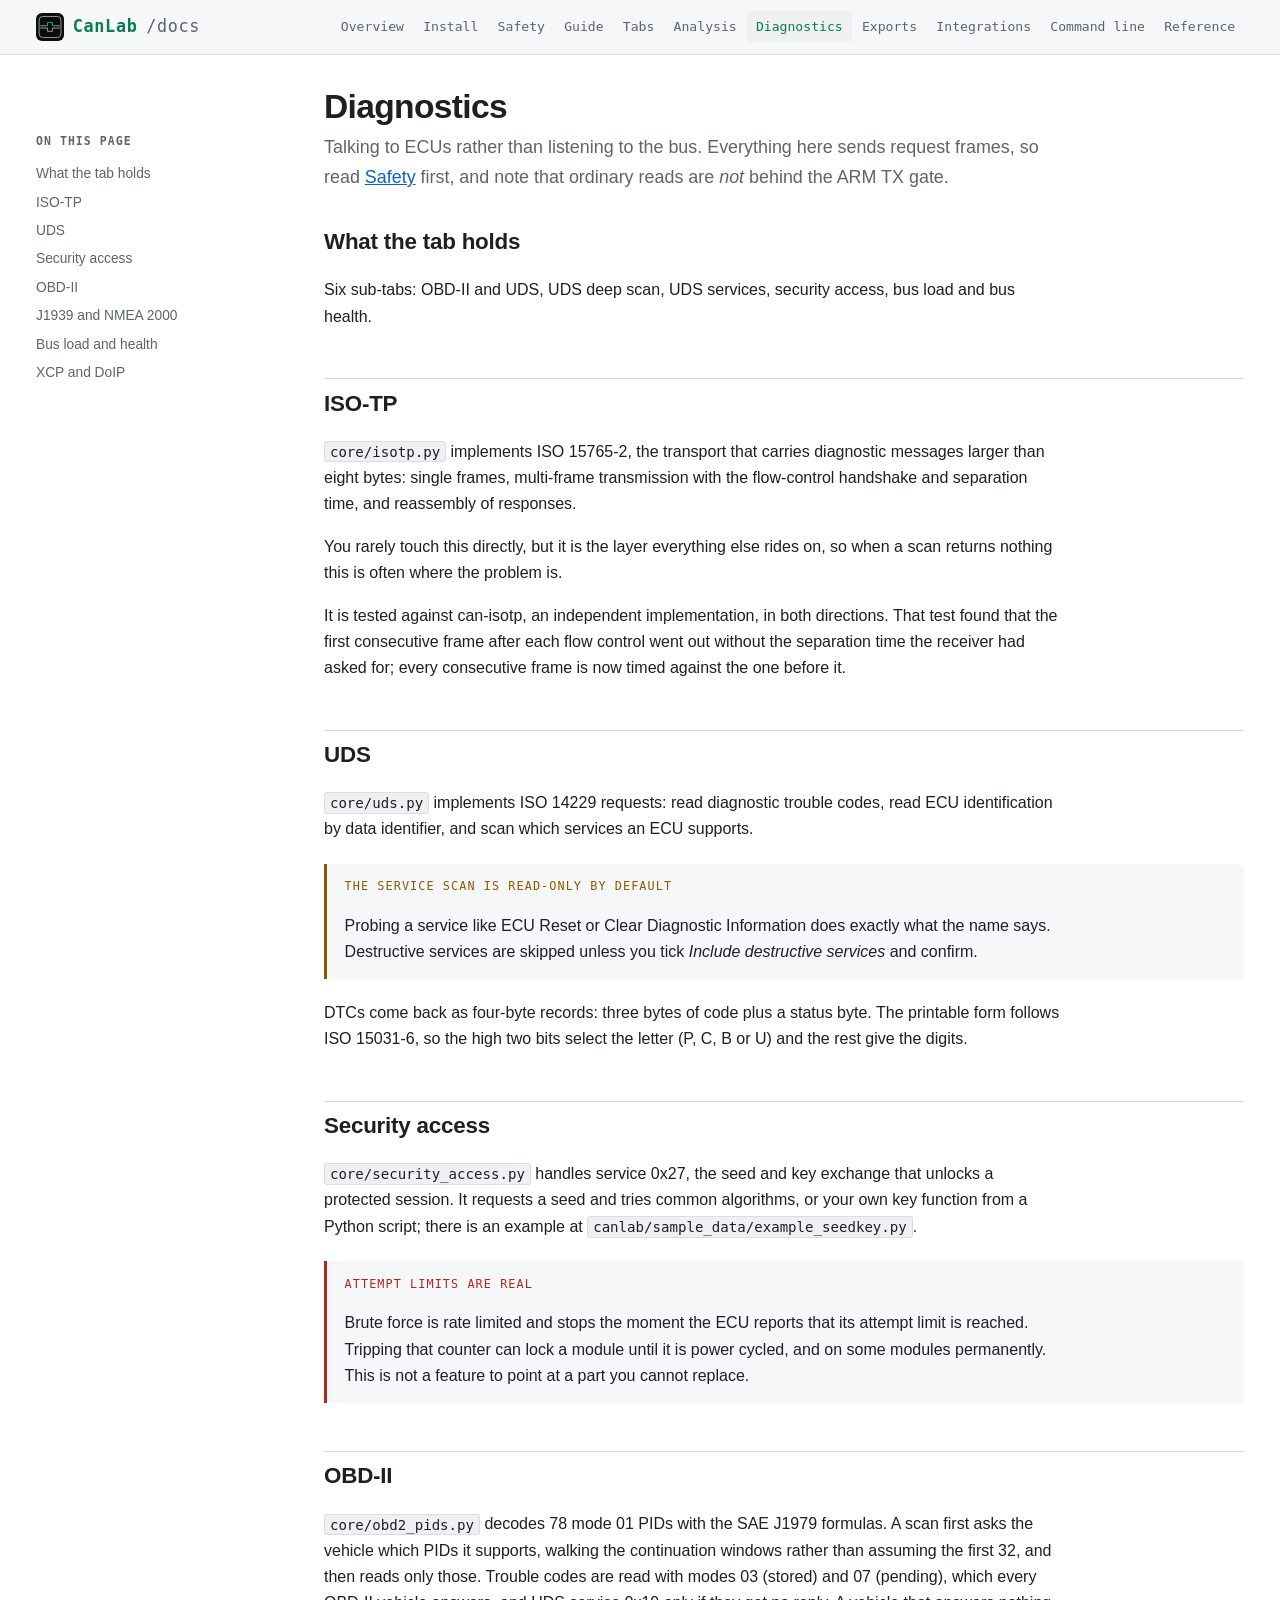
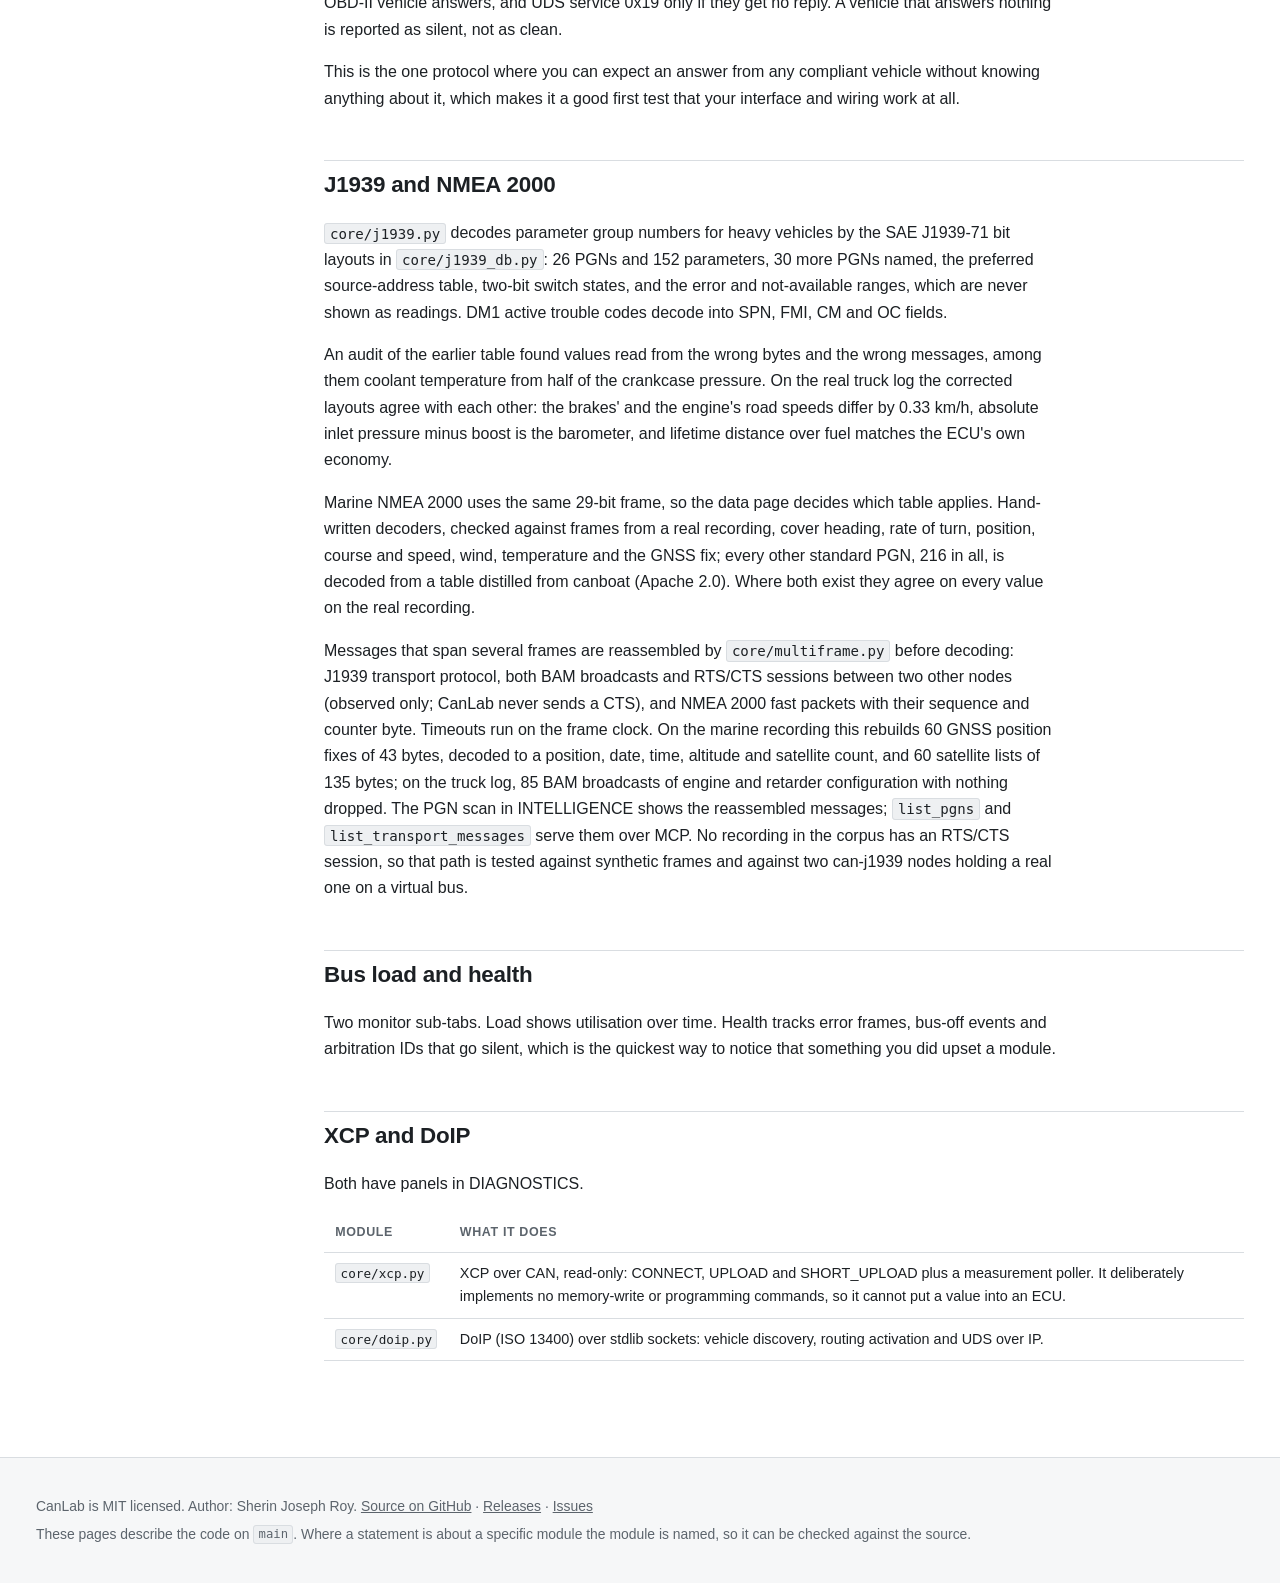
<file: docs/diagnostics.html>
<!doctype html>
<html lang="en">
<head>
<meta charset="utf-8">
<meta name="viewport" content="width=device-width, initial-scale=1">
<title>Diagnostics · CanLab</title>
<meta name="description" content="UDS, ISO-TP, OBD-II and J1939, plus the protocols that ship as library modules only.">
<link rel="icon" href="assets/favicon.ico" sizes="16x16 24x24 32x32 48x48 64x64">
<link rel="icon" type="image/png" sizes="32x32" href="assets/favicon-32.png">
<link rel="icon" type="image/svg+xml" href="assets/favicon.svg">
<link rel="apple-touch-icon" href="assets/apple-touch-icon.png">
<link rel="stylesheet" href="assets/site.css">
</head>
<body>
<a class="skip" href="#main">Skip to content</a>
<header class="masthead">
  <div class="masthead-inner">
    <a class="brand" href="index.html"><img src="assets/logo.svg" alt="" width="28" height="28">CanLab<span>/docs</span></a>
    <nav aria-label="Sections"><a href="index.html">Overview</a><a href="install.html">Install</a><a href="safety.html">Safety</a><a href="guide.html">Guide</a><a href="tabs.html">Tabs</a><a href="analysis.html">Analysis</a><a href="diagnostics.html" aria-current="page">Diagnostics</a><a href="exports.html">Exports</a><a href="integrations.html">Integrations</a><a href="cli.html">Command line</a><a href="reference.html">Reference</a></nav>
  </div>
</header>
<div class="wrap">
  <div class="layout">
    <aside class="toc"><h2>On this page</h2><nav><a href="#what-the-tab-holds">What the tab holds</a><a href="#iso-tp">ISO-TP</a><a href="#uds">UDS</a><a href="#security-access">Security access</a><a href="#obd-ii">OBD-II</a><a href="#j1939-and-nmea-2000">J1939 and NMEA 2000</a><a href="#bus-load-and-health">Bus load and health</a><a href="#xcp-and-doip">XCP and DoIP</a></nav></aside>
    <main id="main">

<h1>Diagnostics</h1>
<p class="lede">Talking to ECUs rather than listening to the bus. Everything
   here sends request frames, so read <a href="safety.html">Safety</a> first,
   and note that ordinary reads are <em>not</em> behind the ARM TX gate.</p>

<h2 id="what-the-tab-holds">What the tab holds</h2>
<p>Six sub-tabs: OBD-II and UDS, UDS deep scan, UDS services, security access,
   bus load and bus health.</p>

<h2 id="iso-tp">ISO-TP</h2>
<p><code>core/isotp.py</code> implements ISO 15765-2, the transport that
   carries diagnostic messages larger than eight bytes: single frames,
   multi-frame transmission with the flow-control handshake and separation
   time, and reassembly of responses.</p>
<p>You rarely touch this directly, but it is the layer everything else rides
   on, so when a scan returns nothing this is often where the problem is.</p>
<p>It is tested against can-isotp, an independent implementation, in both
   directions. That test found that the first consecutive frame after each flow
   control went out without the separation time the receiver had asked for;
   every consecutive frame is now timed against the one before it.</p>

<h2 id="uds">UDS</h2>
<p><code>core/uds.py</code> implements ISO 14229 requests: read diagnostic
   trouble codes, read ECU identification by data identifier, and scan which
   services an ECU supports.</p>
<div class="warn">
  <span class="callout-title">The service scan is read-only by default</span>
  <p>Probing a service like ECU Reset or Clear Diagnostic Information does
     exactly what the name says. Destructive services are skipped unless you
     tick <em>Include destructive services</em> and confirm.</p>
</div>
<p>DTCs come back as four-byte records: three bytes of code plus a status byte.
   The printable form follows ISO 15031-6, so the high two bits select the
   letter (P, C, B or U) and the rest give the digits.</p>

<h2 id="security-access">Security access</h2>
<p><code>core/security_access.py</code> handles service 0x27, the seed and key
   exchange that unlocks a protected session. It requests a seed and tries
   common algorithms, or your own key function from a Python script; there is
   an example at <code>canlab/sample_data/example_seedkey.py</code>.</p>
<div class="danger">
  <span class="callout-title">Attempt limits are real</span>
  <p>Brute force is rate limited and stops the moment the ECU reports that its
     attempt limit is reached. Tripping that counter can lock a module until it
     is power cycled, and on some modules permanently. This is not a feature to
     point at a part you cannot replace.</p>
</div>

<h2 id="obd-ii">OBD-II</h2>
<p><code>core/obd2_pids.py</code> decodes 78 mode 01 PIDs with the SAE J1979
   formulas. A scan first asks the vehicle which PIDs it supports, walking the
   continuation windows rather than assuming the first 32, and then reads only
   those. Trouble codes are read with modes 03 (stored) and 07 (pending), which
   every OBD-II vehicle answers, and UDS service 0x19 only if they get no reply.
   A vehicle that answers nothing is reported as silent, not as clean.</p>
<p>This is the one protocol where you can expect an answer from any compliant
   vehicle without knowing anything about it, which makes it a good first test
   that your interface and wiring work at all.</p>

<h2 id="j1939-and-nmea-2000">J1939 and NMEA 2000</h2>
<p><code>core/j1939.py</code> decodes parameter group numbers for heavy
   vehicles by the SAE J1939-71 bit layouts in <code>core/j1939_db.py</code>:
   26 PGNs and 152 parameters, 30 more PGNs named, the preferred source-address
   table, two-bit switch states, and the error and not-available ranges, which
   are never shown as readings. DM1 active trouble codes decode into SPN, FMI,
   CM and OC fields.</p>
<p>An audit of the earlier table found values read from the wrong bytes and
   the wrong messages, among them coolant temperature from half of the
   crankcase pressure. On the real truck log the corrected layouts agree with
   each other: the brakes' and the engine's road speeds differ by 0.33 km/h,
   absolute inlet pressure minus boost is the barometer, and lifetime distance
   over fuel matches the ECU's own economy.</p>
<p>Marine NMEA 2000 uses the same 29-bit frame, so the data page decides which
   table applies. Hand-written decoders, checked against frames from a real
   recording, cover heading, rate of turn, position, course and speed, wind,
   temperature and the GNSS fix; every other standard PGN, 216 in all, is
   decoded from a table distilled from canboat (Apache 2.0). Where both exist
   they agree on every value on the real recording.</p>
<p>Messages that span several frames are reassembled by
   <code>core/multiframe.py</code> before decoding: J1939 transport protocol,
   both BAM broadcasts and RTS/CTS sessions between two other nodes (observed
   only; CanLab never sends a CTS), and NMEA 2000 fast packets with their
   sequence and counter byte. Timeouts run on the frame clock. On the marine
   recording this rebuilds 60 GNSS position fixes of 43 bytes, decoded to a
   position, date, time, altitude and satellite count, and 60 satellite lists
   of 135 bytes; on the truck log, 85 BAM broadcasts of engine and retarder
   configuration with nothing dropped. The PGN scan in INTELLIGENCE shows the
   reassembled messages; <code>list_pgns</code> and
   <code>list_transport_messages</code> serve them over MCP. No recording in
   the corpus has an RTS/CTS session, so that path is tested against synthetic
   frames and against two can-j1939 nodes holding a real one on a virtual
   bus.</p>

<h2 id="bus-load-and-health">Bus load and health</h2>
<p>Two monitor sub-tabs. Load shows utilisation over time. Health tracks error
   frames, bus-off events and arbitration IDs that go silent, which is the
   quickest way to notice that something you did upset a module.</p>

<h2 id="xcp-and-doip">XCP and DoIP</h2>
<p>Both have panels in DIAGNOSTICS.</p>
<div class="table-scroll"><table><thead><tr><th>Module</th><th>What it does</th></tr></thead><tbody><tr><td><code>core/xcp.py</code></td><td>XCP over CAN, read-only: CONNECT, UPLOAD and SHORT_UPLOAD plus a measurement poller. It deliberately implements no memory-write or programming commands, so it cannot put a value into an ECU.</td></tr><tr><td><code>core/doip.py</code></td><td>DoIP (ISO 13400) over stdlib sockets: vehicle discovery, routing activation and UDS over IP.</td></tr></tbody></table></div>

    </main>
  </div>
</div>
<footer>
  <div class="wrap">
    <p>CanLab is MIT licensed. Author: Sherin Joseph Roy.
       <a href="https://github.com/Sherin-SEF-AI/CanLab">Source on GitHub</a> ·
       <a href="https://github.com/Sherin-SEF-AI/CanLab/releases">Releases</a> ·
       <a href="https://github.com/Sherin-SEF-AI/CanLab/issues">Issues</a></p>
    <p>These pages describe the code on <code>main</code>. Where a statement is
       about a specific module the module is named, so it can be checked
       against the source.</p>
  </div>
</footer>
</body>
</html>
</file>
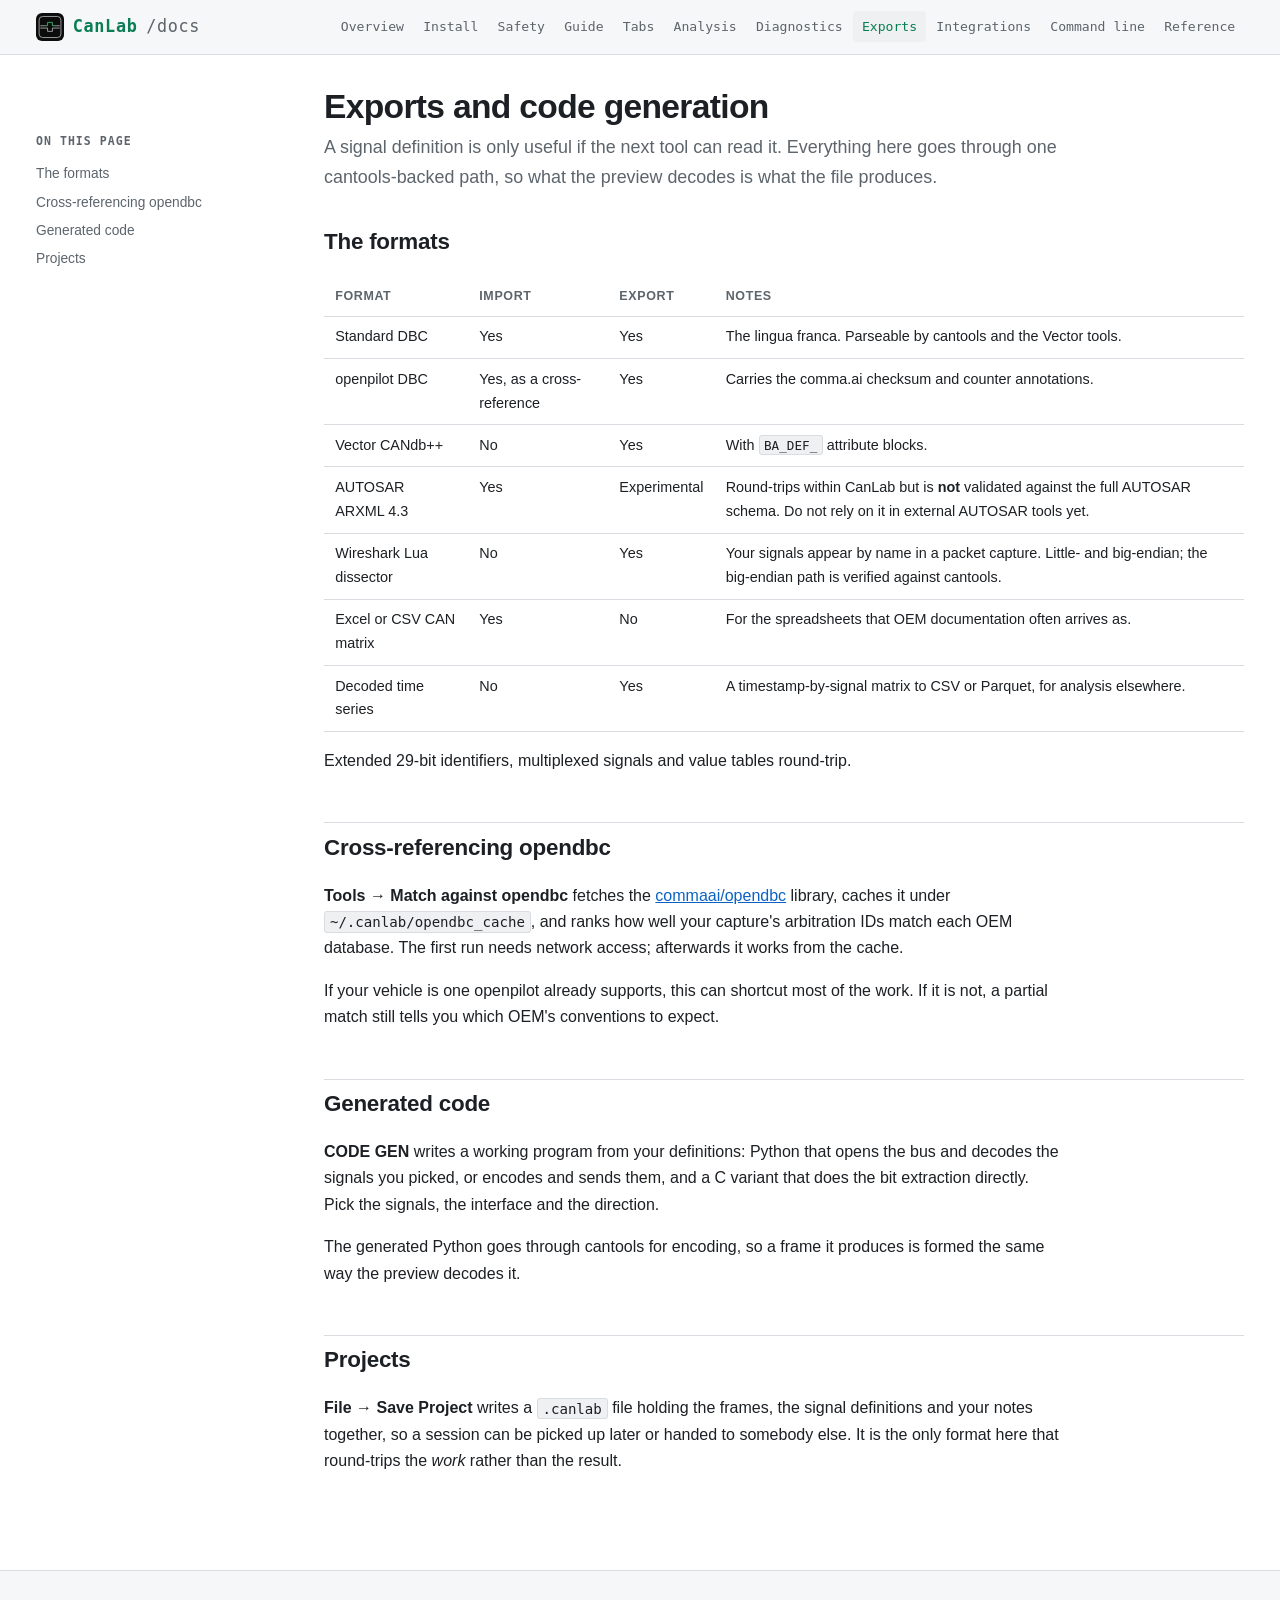
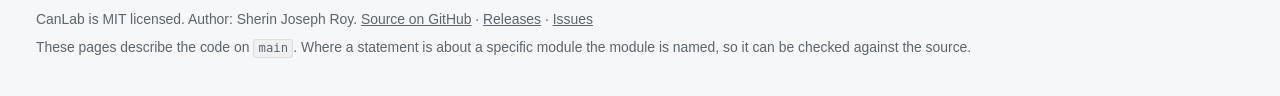
<file: docs/exports.html>
<!doctype html>
<html lang="en">
<head>
<meta charset="utf-8">
<meta name="viewport" content="width=device-width, initial-scale=1">
<title>Exports · CanLab</title>
<meta name="description" content="Getting your definitions out: DBC, openpilot, CANdb++, ARXML, Wireshark and generated code.">
<link rel="icon" href="assets/favicon.ico" sizes="16x16 24x24 32x32 48x48 64x64">
<link rel="icon" type="image/png" sizes="32x32" href="assets/favicon-32.png">
<link rel="icon" type="image/svg+xml" href="assets/favicon.svg">
<link rel="apple-touch-icon" href="assets/apple-touch-icon.png">
<link rel="stylesheet" href="assets/site.css">
</head>
<body>
<a class="skip" href="#main">Skip to content</a>
<header class="masthead">
  <div class="masthead-inner">
    <a class="brand" href="index.html"><img src="assets/logo.svg" alt="" width="28" height="28">CanLab<span>/docs</span></a>
    <nav aria-label="Sections"><a href="index.html">Overview</a><a href="install.html">Install</a><a href="safety.html">Safety</a><a href="guide.html">Guide</a><a href="tabs.html">Tabs</a><a href="analysis.html">Analysis</a><a href="diagnostics.html">Diagnostics</a><a href="exports.html" aria-current="page">Exports</a><a href="integrations.html">Integrations</a><a href="cli.html">Command line</a><a href="reference.html">Reference</a></nav>
  </div>
</header>
<div class="wrap">
  <div class="layout">
    <aside class="toc"><h2>On this page</h2><nav><a href="#the-formats">The formats</a><a href="#cross-referencing-opendbc">Cross-referencing opendbc</a><a href="#generated-code">Generated code</a><a href="#projects">Projects</a></nav></aside>
    <main id="main">

<h1>Exports and code generation</h1>
<p class="lede">A signal definition is only useful if the next tool can read
   it. Everything here goes through one cantools-backed path, so what the
   preview decodes is what the file produces.</p>

<h2 id="the-formats">The formats</h2>
<div class="table-scroll"><table><thead><tr><th>Format</th><th>Import</th><th>Export</th><th>Notes</th></tr></thead><tbody><tr><td>Standard DBC</td><td>Yes</td><td>Yes</td><td>The lingua franca. Parseable by cantools and the Vector tools.</td></tr><tr><td>openpilot DBC</td><td>Yes, as a cross-reference</td><td>Yes</td><td>Carries the comma.ai checksum and counter annotations.</td></tr><tr><td>Vector CANdb++</td><td>No</td><td>Yes</td><td>With <code>BA_DEF_</code> attribute blocks.</td></tr><tr><td>AUTOSAR ARXML 4.3</td><td>Yes</td><td>Experimental</td><td>Round-trips within CanLab but is <strong>not</strong> validated against the full AUTOSAR schema. Do not rely on it in external AUTOSAR tools yet.</td></tr><tr><td>Wireshark Lua dissector</td><td>No</td><td>Yes</td><td>Your signals appear by name in a packet capture. Little- and big-endian; the big-endian path is verified against cantools.</td></tr><tr><td>Excel or CSV CAN matrix</td><td>Yes</td><td>No</td><td>For the spreadsheets that OEM documentation often arrives as.</td></tr><tr><td>Decoded time series</td><td>No</td><td>Yes</td><td>A timestamp-by-signal matrix to CSV or Parquet, for analysis elsewhere.</td></tr></tbody></table></div>
<p>Extended 29-bit identifiers, multiplexed signals and value tables
   round-trip.</p>

<h2 id="cross-referencing-opendbc">Cross-referencing opendbc</h2>
<p><strong>Tools &rarr; Match against opendbc</strong> fetches the
   <a href="https://github.com/commaai/opendbc">commaai/opendbc</a> library,
   caches it under <code>~/.canlab/opendbc_cache</code>, and ranks how well
   your capture's arbitration IDs match each OEM database. The first run needs
   network access; afterwards it works from the cache.</p>
<p>If your vehicle is one openpilot already supports, this can shortcut most of
   the work. If it is not, a partial match still tells you which OEM's
   conventions to expect.</p>

<h2 id="generated-code">Generated code</h2>
<p><strong>CODE GEN</strong> writes a working program from your definitions:
   Python that opens the bus and decodes the signals you picked, or encodes and
   sends them, and a C variant that does the bit extraction directly. Pick the
   signals, the interface and the direction.</p>
<p>The generated Python goes through cantools for encoding, so a frame it
   produces is formed the same way the preview decodes it.</p>

<h2 id="projects">Projects</h2>
<p><strong>File &rarr; Save Project</strong> writes a <code>.canlab</code> file
   holding the frames, the signal definitions and your notes together, so a
   session can be picked up later or handed to somebody else. It is the only
   format here that round-trips the <em>work</em> rather than the result.</p>

    </main>
  </div>
</div>
<footer>
  <div class="wrap">
    <p>CanLab is MIT licensed. Author: Sherin Joseph Roy.
       <a href="https://github.com/Sherin-SEF-AI/CanLab">Source on GitHub</a> ·
       <a href="https://github.com/Sherin-SEF-AI/CanLab/releases">Releases</a> ·
       <a href="https://github.com/Sherin-SEF-AI/CanLab/issues">Issues</a></p>
    <p>These pages describe the code on <code>main</code>. Where a statement is
       about a specific module the module is named, so it can be checked
       against the source.</p>
  </div>
</footer>
</body>
</html>
</file>
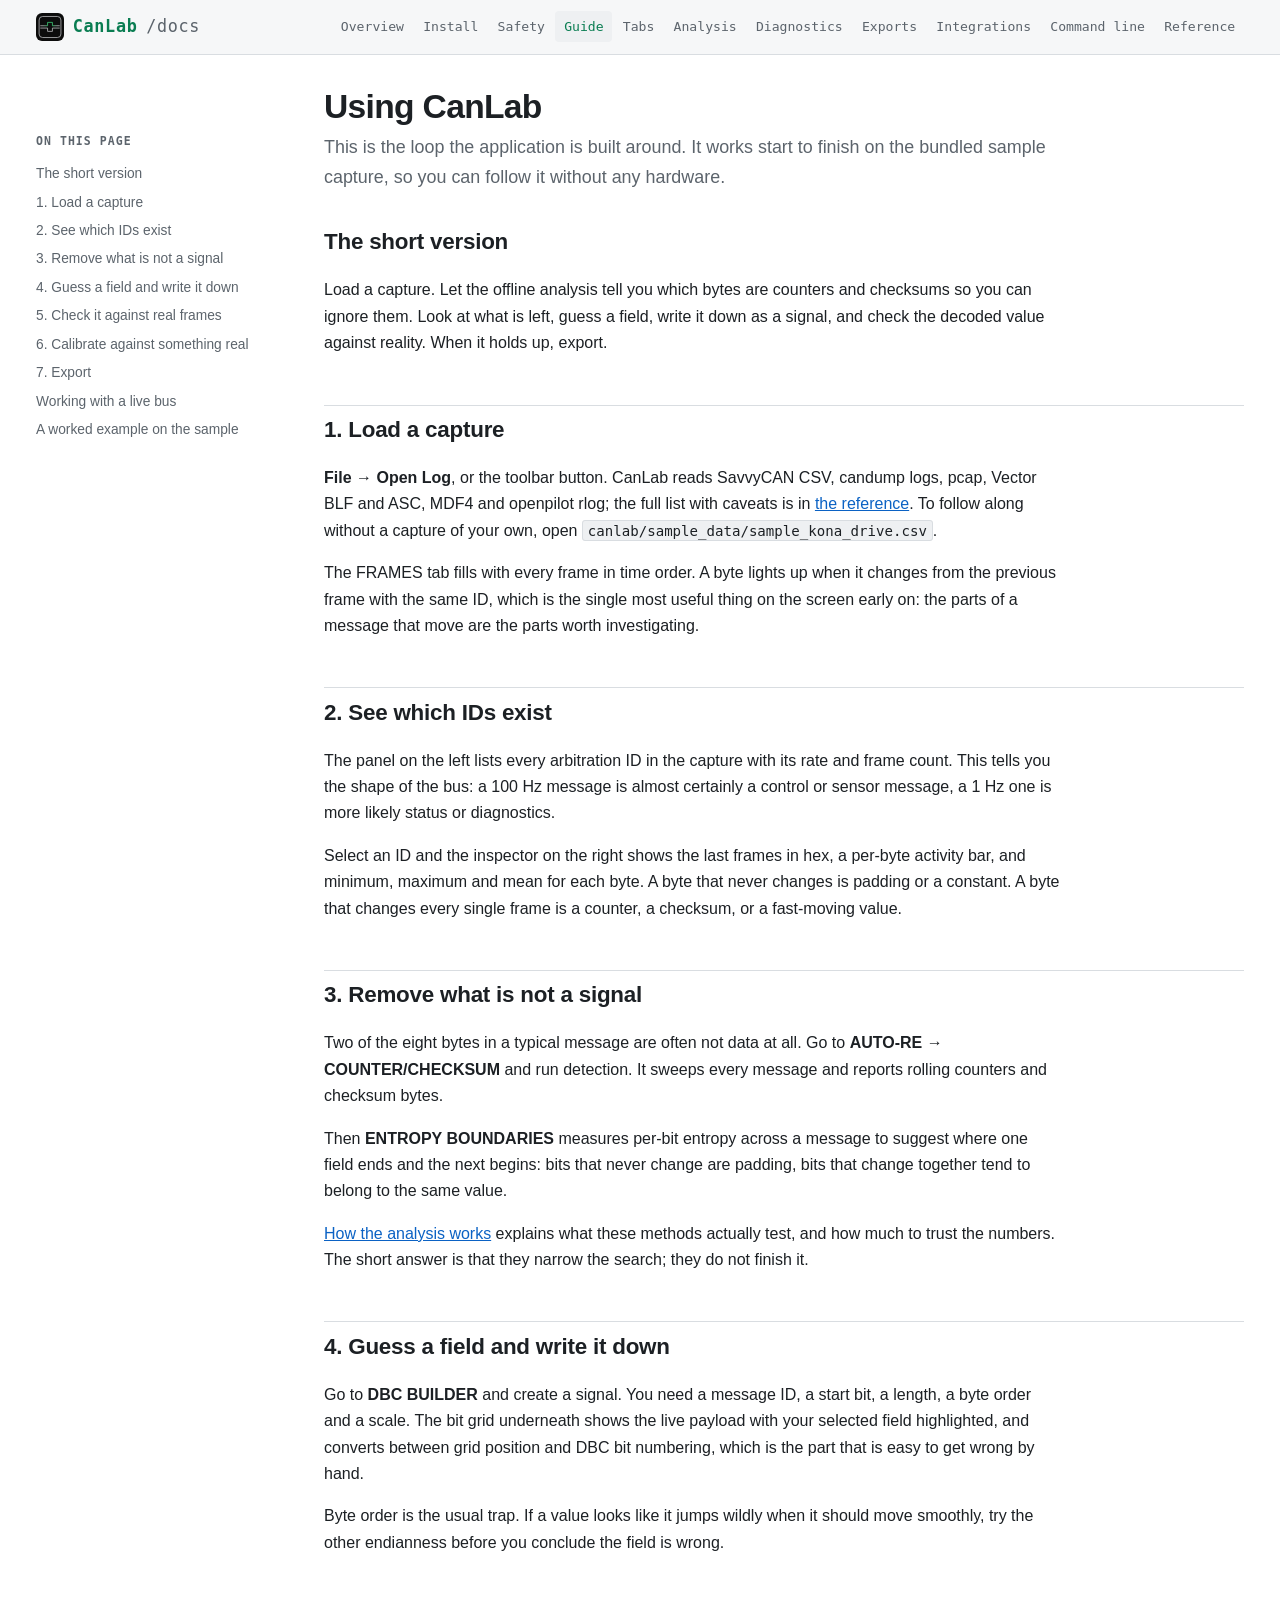
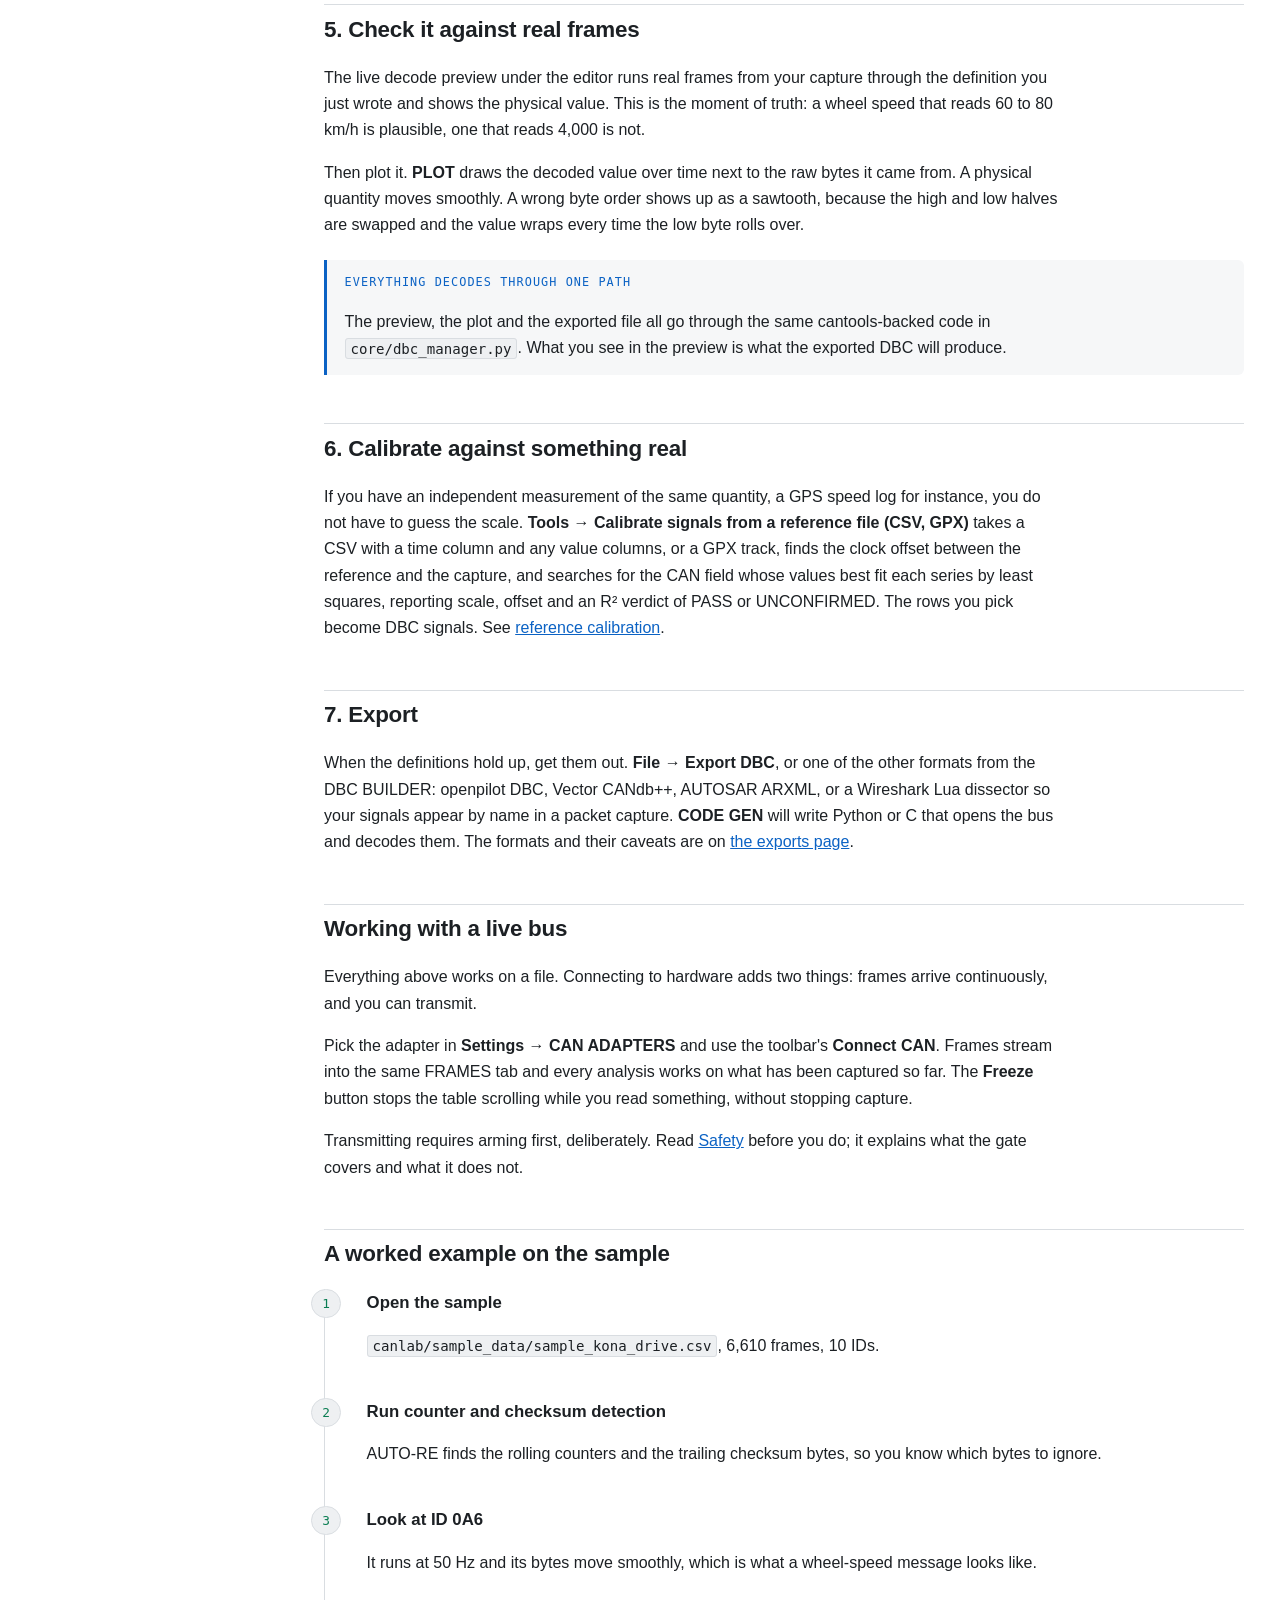
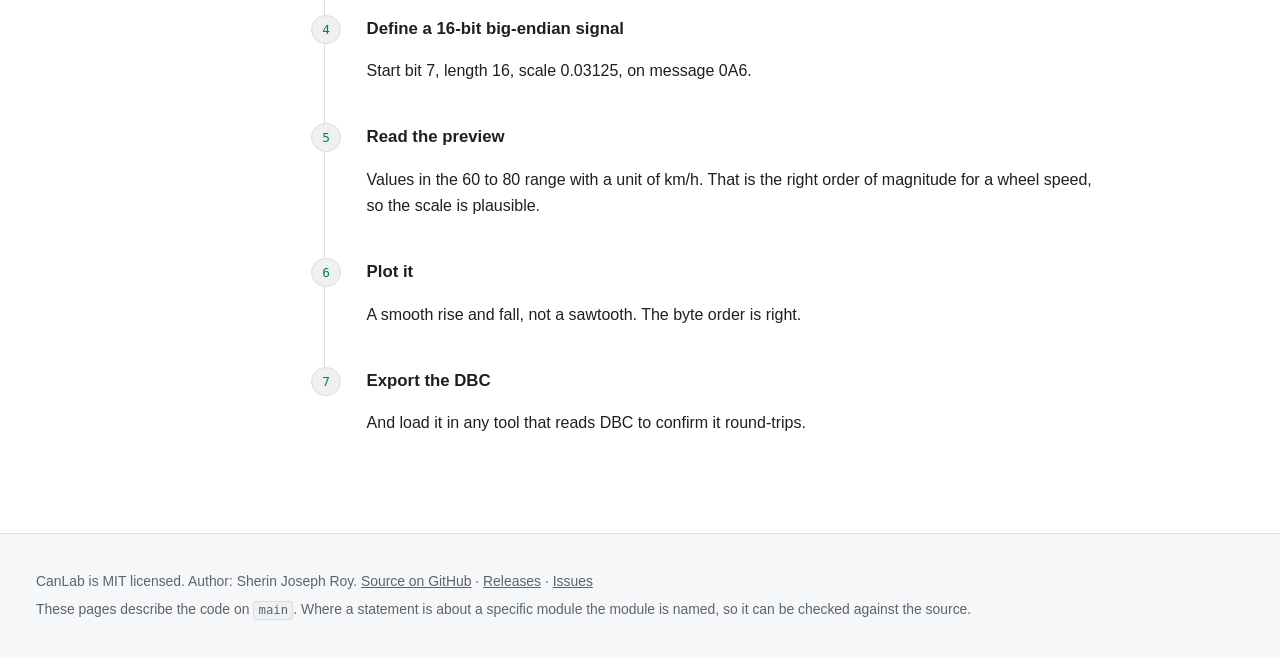
<file: docs/guide.html>
<!doctype html>
<html lang="en">
<head>
<meta charset="utf-8">
<meta name="viewport" content="width=device-width, initial-scale=1">
<title>Guide · CanLab</title>
<meta name="description" content="The reverse-engineering loop end to end: load a capture, narrow it down, define a signal, verify it, export.">
<link rel="icon" href="assets/favicon.ico" sizes="16x16 24x24 32x32 48x48 64x64">
<link rel="icon" type="image/png" sizes="32x32" href="assets/favicon-32.png">
<link rel="icon" type="image/svg+xml" href="assets/favicon.svg">
<link rel="apple-touch-icon" href="assets/apple-touch-icon.png">
<link rel="stylesheet" href="assets/site.css">
</head>
<body>
<a class="skip" href="#main">Skip to content</a>
<header class="masthead">
  <div class="masthead-inner">
    <a class="brand" href="index.html"><img src="assets/logo.svg" alt="" width="28" height="28">CanLab<span>/docs</span></a>
    <nav aria-label="Sections"><a href="index.html">Overview</a><a href="install.html">Install</a><a href="safety.html">Safety</a><a href="guide.html" aria-current="page">Guide</a><a href="tabs.html">Tabs</a><a href="analysis.html">Analysis</a><a href="diagnostics.html">Diagnostics</a><a href="exports.html">Exports</a><a href="integrations.html">Integrations</a><a href="cli.html">Command line</a><a href="reference.html">Reference</a></nav>
  </div>
</header>
<div class="wrap">
  <div class="layout">
    <aside class="toc"><h2>On this page</h2><nav><a href="#the-short-version">The short version</a><a href="#1-load-a-capture">1. Load a capture</a><a href="#2-see-which-ids-exist">2. See which IDs exist</a><a href="#3-remove-what-is-not-a-signal">3. Remove what is not a signal</a><a href="#4-guess-a-field-and-write-it-down">4. Guess a field and write it down</a><a href="#5-check-it-against-real-frames">5. Check it against real frames</a><a href="#6-calibrate-against-something-real">6. Calibrate against something real</a><a href="#7-export">7. Export</a><a href="#working-with-a-live-bus">Working with a live bus</a><a href="#a-worked-example-on-the-sample">A worked example on the sample</a></nav></aside>
    <main id="main">

<h1>Using CanLab</h1>
<p class="lede">This is the loop the application is built around. It works
   start to finish on the bundled sample capture, so you can follow it without
   any hardware.</p>

<h2 id="the-short-version">The short version</h2>
<p>Load a capture. Let the offline analysis tell you which bytes are counters
   and checksums so you can ignore them. Look at what is left, guess a field,
   write it down as a signal, and check the decoded value against reality. When
   it holds up, export.</p>

<h2 id="1-load-a-capture">1. Load a capture</h2>
<p><strong>File &rarr; Open Log</strong>, or the toolbar button. CanLab reads
   SavvyCAN CSV, candump logs, pcap, Vector BLF and ASC, MDF4 and openpilot
   rlog; the full list with caveats is in
   <a href="reference.html#log-formats">the reference</a>. To follow along
   without a capture of your own, open
   <code>canlab/sample_data/sample_kona_drive.csv</code>.</p>
<p>The FRAMES tab fills with every frame in time order. A byte lights up when
   it changes from the previous frame with the same ID, which is the single
   most useful thing on the screen early on: the parts of a message that move
   are the parts worth investigating.</p>

<h2 id="2-see-which-ids-exist">2. See which IDs exist</h2>
<p>The panel on the left lists every arbitration ID in the capture with its
   rate and frame count. This tells you the shape of the bus: a 100 Hz message
   is almost certainly a control or sensor message, a 1 Hz one is more likely
   status or diagnostics.</p>
<p>Select an ID and the inspector on the right shows the last frames in hex, a
   per-byte activity bar, and minimum, maximum and mean for each byte. A byte
   that never changes is padding or a constant. A byte that changes every
   single frame is a counter, a checksum, or a fast-moving value.</p>

<h2 id="3-remove-what-is-not-a-signal">3. Remove what is not a signal</h2>
<p>Two of the eight bytes in a typical message are often not data at all. Go to
   <strong>AUTO-RE &rarr; COUNTER/CHECKSUM</strong> and run detection. It
   sweeps every message and reports rolling counters and checksum bytes.</p>
<p>Then <strong>ENTROPY BOUNDARIES</strong> measures per-bit entropy across a
   message to suggest where one field ends and the next begins: bits that never
   change are padding, bits that change together tend to belong to the same
   value.</p>
<p><a href="analysis.html">How the analysis works</a> explains what these
   methods actually test, and how much to trust the numbers. The short answer
   is that they narrow the search; they do not finish it.</p>

<h2 id="4-guess-a-field-and-write-it-down">4. Guess a field and write it down</h2>
<p>Go to <strong>DBC BUILDER</strong> and create a signal. You need a message
   ID, a start bit, a length, a byte order and a scale. The bit grid underneath
   shows the live payload with your selected field highlighted, and converts
   between grid position and DBC bit numbering, which is the part that is easy
   to get wrong by hand.</p>
<p>Byte order is the usual trap. If a value looks like it jumps wildly when it
   should move smoothly, try the other endianness before you conclude the field
   is wrong.</p>

<h2 id="5-check-it-against-real-frames">5. Check it against real frames</h2>
<p>The live decode preview under the editor runs real frames from your capture
   through the definition you just wrote and shows the physical value. This is
   the moment of truth: a wheel speed that reads 60 to 80 km/h is plausible,
   one that reads 4,000 is not.</p>
<p>Then plot it. <strong>PLOT</strong> draws the decoded value over time next
   to the raw bytes it came from. A physical quantity moves smoothly. A wrong
   byte order shows up as a sawtooth, because the high and low halves are
   swapped and the value wraps every time the low byte rolls over.</p>
<div class="note">
  <span class="callout-title">Everything decodes through one path</span>
  <p>The preview, the plot and the exported file all go through the same
     cantools-backed code in <code>core/dbc_manager.py</code>. What you see in
     the preview is what the exported DBC will produce.</p>
</div>

<h2 id="6-calibrate-against-something-real">6. Calibrate against something real</h2>
<p>If you have an independent measurement of the same quantity, a GPS speed log
   for instance, you do not have to guess the scale.
   <strong>Tools &rarr; Calibrate signals from a reference file (CSV, GPX)</strong>
   takes a CSV with a time column and any value columns, or a GPX track, finds
   the clock offset between the reference and the capture, and searches for
   the CAN field whose values best fit each series by least squares, reporting
   scale, offset and an R² verdict of PASS or UNCONFIRMED. The rows you pick
   become DBC signals. See
   <a href="analysis.html#reference-calibration">reference calibration</a>.</p>

<h2 id="7-export">7. Export</h2>
<p>When the definitions hold up, get them out. <strong>File &rarr; Export
   DBC</strong>, or one of the other formats from the DBC BUILDER: openpilot
   DBC, Vector CANdb++, AUTOSAR ARXML, or a Wireshark Lua dissector so your
   signals appear by name in a packet capture. <strong>CODE GEN</strong> will
   write Python or C that opens the bus and decodes them. The formats and their
   caveats are on <a href="exports.html">the exports page</a>.</p>

<h2 id="working-with-a-live-bus">Working with a live bus</h2>
<p>Everything above works on a file. Connecting to hardware adds two things:
   frames arrive continuously, and you can transmit.</p>
<p>Pick the adapter in <strong>Settings &rarr; CAN ADAPTERS</strong> and use
   the toolbar's <strong>Connect CAN</strong>. Frames stream into the same
   FRAMES tab and every analysis works on what has been captured so far. The
   <strong>Freeze</strong> button stops the table scrolling while you read
   something, without stopping capture.</p>
<p>Transmitting requires arming first, deliberately. Read
   <a href="safety.html">Safety</a> before you do; it explains what the gate
   covers and what it does not.</p>

<h2 id="a-worked-example-on-the-sample">A worked example on the sample</h2>
<ol class="steps">
  <li><h3>Open the sample</h3><p><code>canlab/sample_data/sample_kona_drive.csv</code>,
      6,610 frames, 10 IDs.</p></li>
  <li><h3>Run counter and checksum detection</h3><p>AUTO-RE finds the rolling
      counters and the trailing checksum bytes, so you know which bytes to
      ignore.</p></li>
  <li><h3>Look at ID 0A6</h3><p>It runs at 50 Hz and its bytes move
      smoothly, which is what a wheel-speed message looks like.</p></li>
  <li><h3>Define a 16-bit big-endian signal</h3><p>Start bit 7, length 16,
      scale 0.03125, on message 0A6.</p></li>
  <li><h3>Read the preview</h3><p>Values in the 60 to 80 range with a unit of
      km/h. That is the right order of magnitude for a wheel speed, so the
      scale is plausible.</p></li>
  <li><h3>Plot it</h3><p>A smooth rise and fall, not a sawtooth. The byte order
      is right.</p></li>
  <li><h3>Export the DBC</h3><p>And load it in any tool that reads DBC to
      confirm it round-trips.</p></li>
</ol>

    </main>
  </div>
</div>
<footer>
  <div class="wrap">
    <p>CanLab is MIT licensed. Author: Sherin Joseph Roy.
       <a href="https://github.com/Sherin-SEF-AI/CanLab">Source on GitHub</a> ·
       <a href="https://github.com/Sherin-SEF-AI/CanLab/releases">Releases</a> ·
       <a href="https://github.com/Sherin-SEF-AI/CanLab/issues">Issues</a></p>
    <p>These pages describe the code on <code>main</code>. Where a statement is
       about a specific module the module is named, so it can be checked
       against the source.</p>
  </div>
</footer>
</body>
</html>
</file>
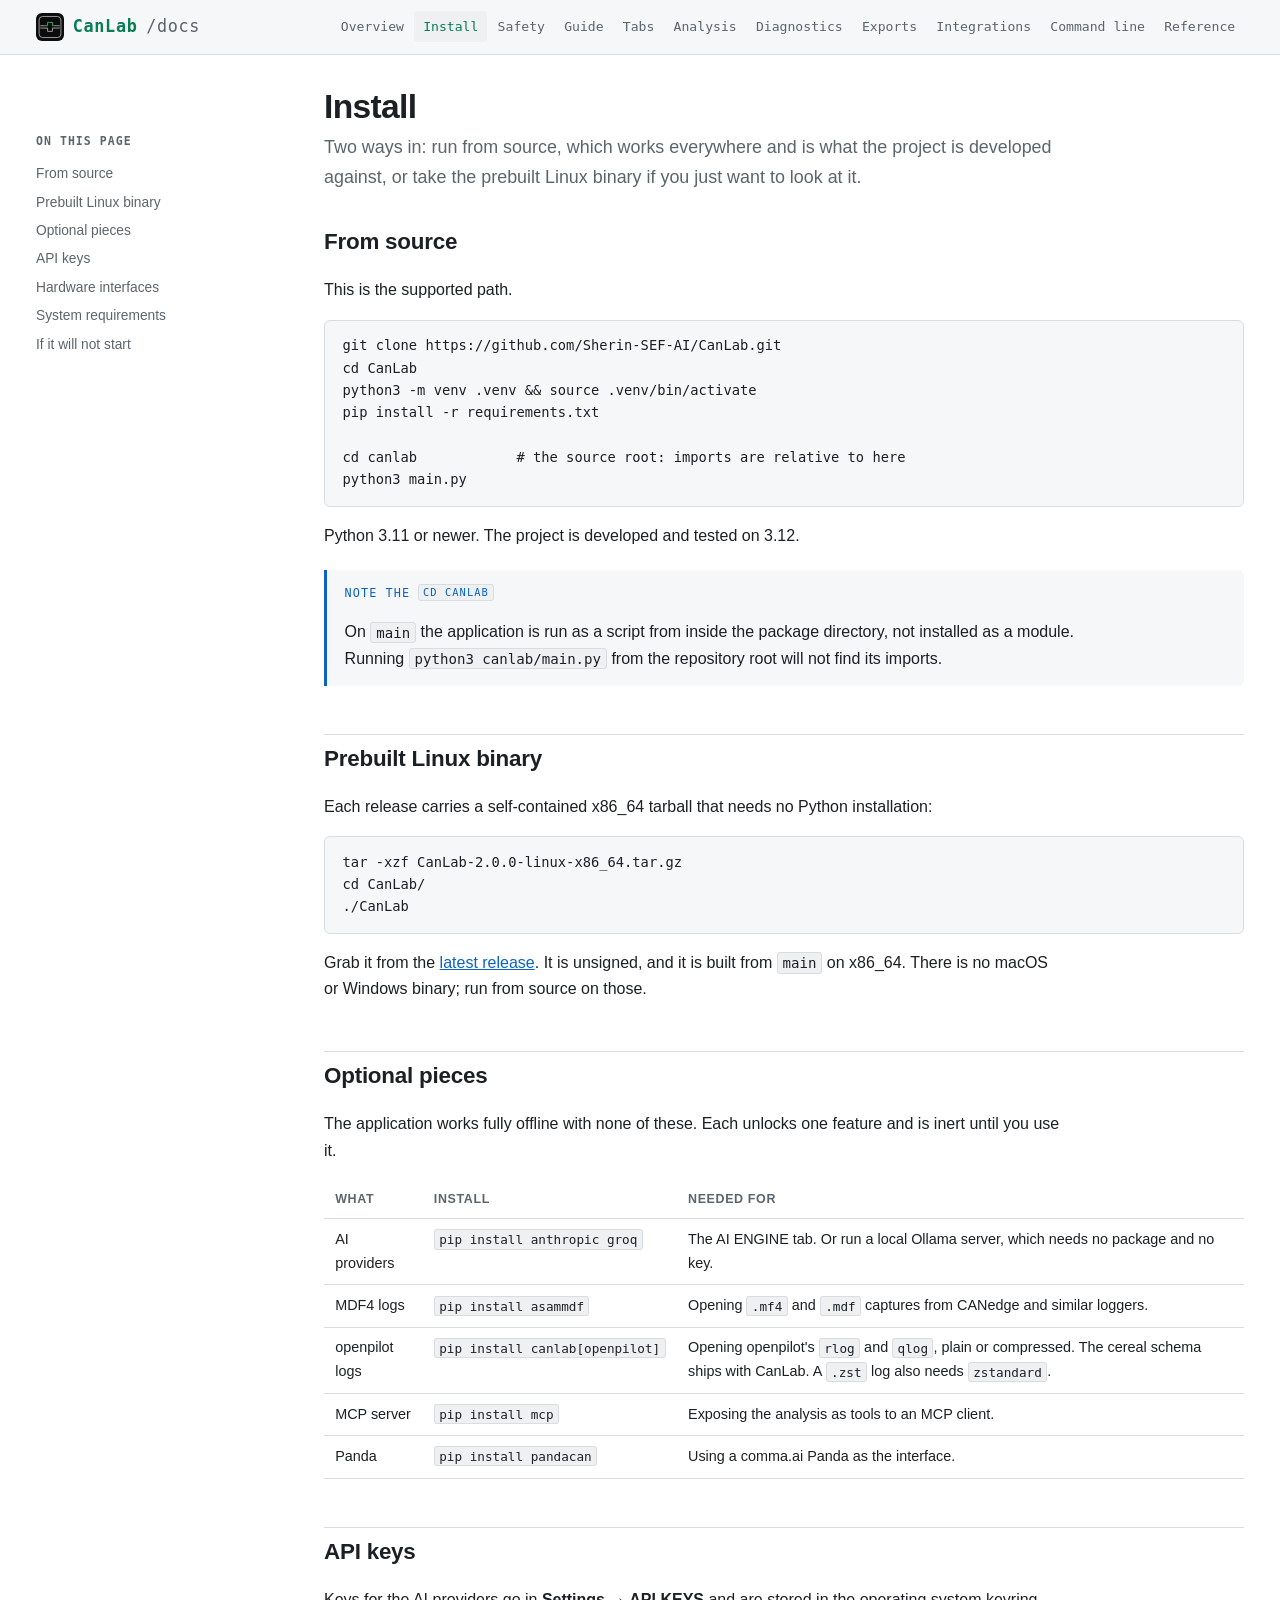
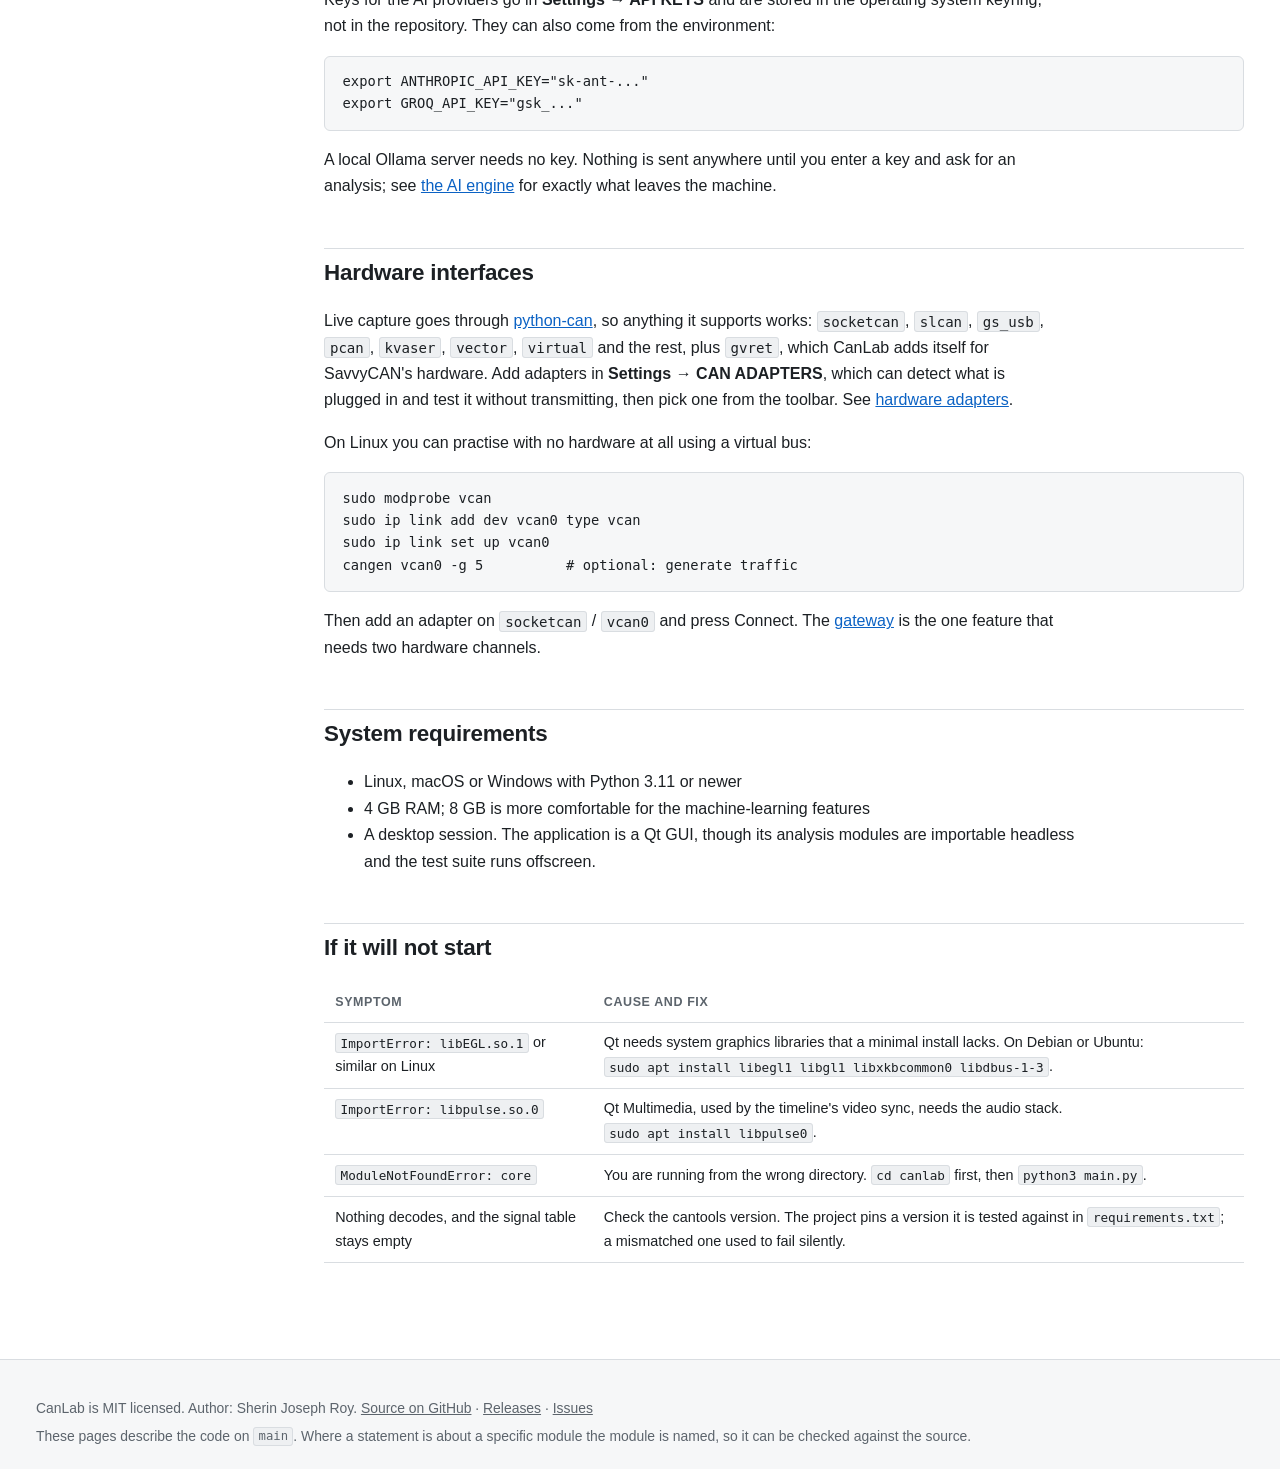
<file: docs/install.html>
<!doctype html>
<html lang="en">
<head>
<meta charset="utf-8">
<meta name="viewport" content="width=device-width, initial-scale=1">
<title>Install · CanLab</title>
<meta name="description" content="Run CanLab from source on Linux, macOS or Windows, or take the prebuilt Linux binary.">
<link rel="icon" href="assets/favicon.ico" sizes="16x16 24x24 32x32 48x48 64x64">
<link rel="icon" type="image/png" sizes="32x32" href="assets/favicon-32.png">
<link rel="icon" type="image/svg+xml" href="assets/favicon.svg">
<link rel="apple-touch-icon" href="assets/apple-touch-icon.png">
<link rel="stylesheet" href="assets/site.css">
</head>
<body>
<a class="skip" href="#main">Skip to content</a>
<header class="masthead">
  <div class="masthead-inner">
    <a class="brand" href="index.html"><img src="assets/logo.svg" alt="" width="28" height="28">CanLab<span>/docs</span></a>
    <nav aria-label="Sections"><a href="index.html">Overview</a><a href="install.html" aria-current="page">Install</a><a href="safety.html">Safety</a><a href="guide.html">Guide</a><a href="tabs.html">Tabs</a><a href="analysis.html">Analysis</a><a href="diagnostics.html">Diagnostics</a><a href="exports.html">Exports</a><a href="integrations.html">Integrations</a><a href="cli.html">Command line</a><a href="reference.html">Reference</a></nav>
  </div>
</header>
<div class="wrap">
  <div class="layout">
    <aside class="toc"><h2>On this page</h2><nav><a href="#from-source">From source</a><a href="#prebuilt-linux-binary">Prebuilt Linux binary</a><a href="#optional-pieces">Optional pieces</a><a href="#api-keys">API keys</a><a href="#hardware-interfaces">Hardware interfaces</a><a href="#system-requirements">System requirements</a><a href="#if-it-will-not-start">If it will not start</a></nav></aside>
    <main id="main">

<h1>Install</h1>
<p class="lede">Two ways in: run from source, which works everywhere and is
   what the project is developed against, or take the prebuilt Linux binary if
   you just want to look at it.</p>

<h2 id="from-source">From source</h2>
<p>This is the supported path.</p>
<pre><code>git clone https://github.com/Sherin-SEF-AI/CanLab.git
cd CanLab
python3 -m venv .venv &amp;&amp; source .venv/bin/activate
pip install -r requirements.txt

cd canlab            # the source root: imports are relative to here
python3 main.py</code></pre>
<p>Python 3.11 or newer. The project is developed and tested on 3.12.</p>
<div class="note">
  <span class="callout-title">Note the <code>cd canlab</code></span>
  <p>On <code>main</code> the application is run as a script from inside the
     package directory, not installed as a module. Running
     <code>python3 canlab/main.py</code> from the repository root will not find
     its imports.</p>
</div>

<h2 id="prebuilt-linux-binary">Prebuilt Linux binary</h2>
<p>Each release carries a self-contained x86_64 tarball that needs no Python
   installation:</p>
<pre><code>tar -xzf CanLab-2.0.0-linux-x86_64.tar.gz
cd CanLab/
./CanLab</code></pre>
<p>Grab it from the <a href="https://github.com/Sherin-SEF-AI/CanLab/releases/latest">latest release</a>. It is
   unsigned, and it is built from <code>main</code> on x86_64. There is no
   macOS or Windows binary; run from source on those.</p>

<h2 id="optional-pieces">Optional pieces</h2>
<p>The application works fully offline with none of these. Each unlocks one
   feature and is inert until you use it.</p>
<div class="table-scroll"><table><thead><tr><th>What</th><th>Install</th><th>Needed for</th></tr></thead><tbody><tr><td>AI providers</td><td><code>pip install anthropic groq</code></td><td>The AI ENGINE tab. Or run a local Ollama server, which needs no package and no key.</td></tr><tr><td>MDF4 logs</td><td><code>pip install asammdf</code></td><td>Opening <code>.mf4</code> and <code>.mdf</code> captures from CANedge and similar loggers.</td></tr><tr><td>openpilot logs</td><td><code>pip install canlab[openpilot]</code></td><td>Opening openpilot's <code>rlog</code> and <code>qlog</code>, plain or compressed. The cereal schema ships with CanLab. A <code>.zst</code> log also needs <code>zstandard</code>.</td></tr><tr><td>MCP server</td><td><code>pip install mcp</code></td><td>Exposing the analysis as tools to an MCP client.</td></tr><tr><td>Panda</td><td><code>pip install pandacan</code></td><td>Using a comma.ai Panda as the interface.</td></tr></tbody></table></div>

<h2 id="api-keys">API keys</h2>
<p>Keys for the AI providers go in <strong>Settings &rarr; API KEYS</strong>
   and are stored in the operating system keyring, not in the repository. They
   can also come from the environment:</p>
<pre><code>export ANTHROPIC_API_KEY="sk-ant-..."
export GROQ_API_KEY="gsk_..."</code></pre>
<p>A local Ollama server needs no key. Nothing is sent anywhere until you enter
   a key and ask for an analysis; see
   <a href="integrations.html#ai-engine">the AI engine</a> for exactly what
   leaves the machine.</p>

<h2 id="hardware-interfaces">Hardware interfaces</h2>
<p>Live capture goes through
   <a href="https://python-can.readthedocs.io">python-can</a>, so anything it
   supports works: <code>socketcan</code>, <code>slcan</code>,
   <code>gs_usb</code>, <code>pcan</code>, <code>kvaser</code>,
   <code>vector</code>, <code>virtual</code> and the rest, plus
   <code>gvret</code>, which CanLab adds itself for SavvyCAN's hardware. Add
   adapters in <strong>Settings &rarr; CAN ADAPTERS</strong>, which can detect
   what is plugged in and test it without transmitting, then pick one from the
   toolbar. See <a href="integrations.html#hardware-adapters">hardware
   adapters</a>.</p>
<p>On Linux you can practise with no hardware at all using a virtual bus:</p>
<pre><code>sudo modprobe vcan
sudo ip link add dev vcan0 type vcan
sudo ip link set up vcan0
cangen vcan0 -g 5          # optional: generate traffic</code></pre>
<p>Then add an adapter on <code>socketcan</code> / <code>vcan0</code> and press
   Connect.
   The <a href="tabs.html#gateway">gateway</a> is the one feature that needs
   two hardware channels.</p>

<h2 id="system-requirements">System requirements</h2>
<ul>
  <li>Linux, macOS or Windows with Python 3.11 or newer</li>
  <li>4 GB RAM; 8 GB is more comfortable for the machine-learning features</li>
  <li>A desktop session. The application is a Qt GUI, though its analysis
      modules are importable headless and the test suite runs offscreen.</li>
</ul>

<h2 id="if-it-will-not-start">If it will not start</h2>
<div class="table-scroll"><table><thead><tr><th>Symptom</th><th>Cause and fix</th></tr></thead><tbody><tr><td><code>ImportError: libEGL.so.1</code> or similar on Linux</td><td>Qt needs system graphics libraries that a minimal install lacks. On Debian or Ubuntu: <code>sudo apt install libegl1 libgl1 libxkbcommon0 libdbus-1-3</code>.</td></tr><tr><td><code>ImportError: libpulse.so.0</code></td><td>Qt Multimedia, used by the timeline's video sync, needs the audio stack. <code>sudo apt install libpulse0</code>.</td></tr><tr><td><code>ModuleNotFoundError: core</code></td><td>You are running from the wrong directory. <code>cd canlab</code> first, then <code>python3 main.py</code>.</td></tr><tr><td>Nothing decodes, and the signal table stays empty</td><td>Check the cantools version. The project pins a version it is tested against in <code>requirements.txt</code>; a mismatched one used to fail silently.</td></tr></tbody></table></div>

    </main>
  </div>
</div>
<footer>
  <div class="wrap">
    <p>CanLab is MIT licensed. Author: Sherin Joseph Roy.
       <a href="https://github.com/Sherin-SEF-AI/CanLab">Source on GitHub</a> ·
       <a href="https://github.com/Sherin-SEF-AI/CanLab/releases">Releases</a> ·
       <a href="https://github.com/Sherin-SEF-AI/CanLab/issues">Issues</a></p>
    <p>These pages describe the code on <code>main</code>. Where a statement is
       about a specific module the module is named, so it can be checked
       against the source.</p>
  </div>
</footer>
</body>
</html>
</file>
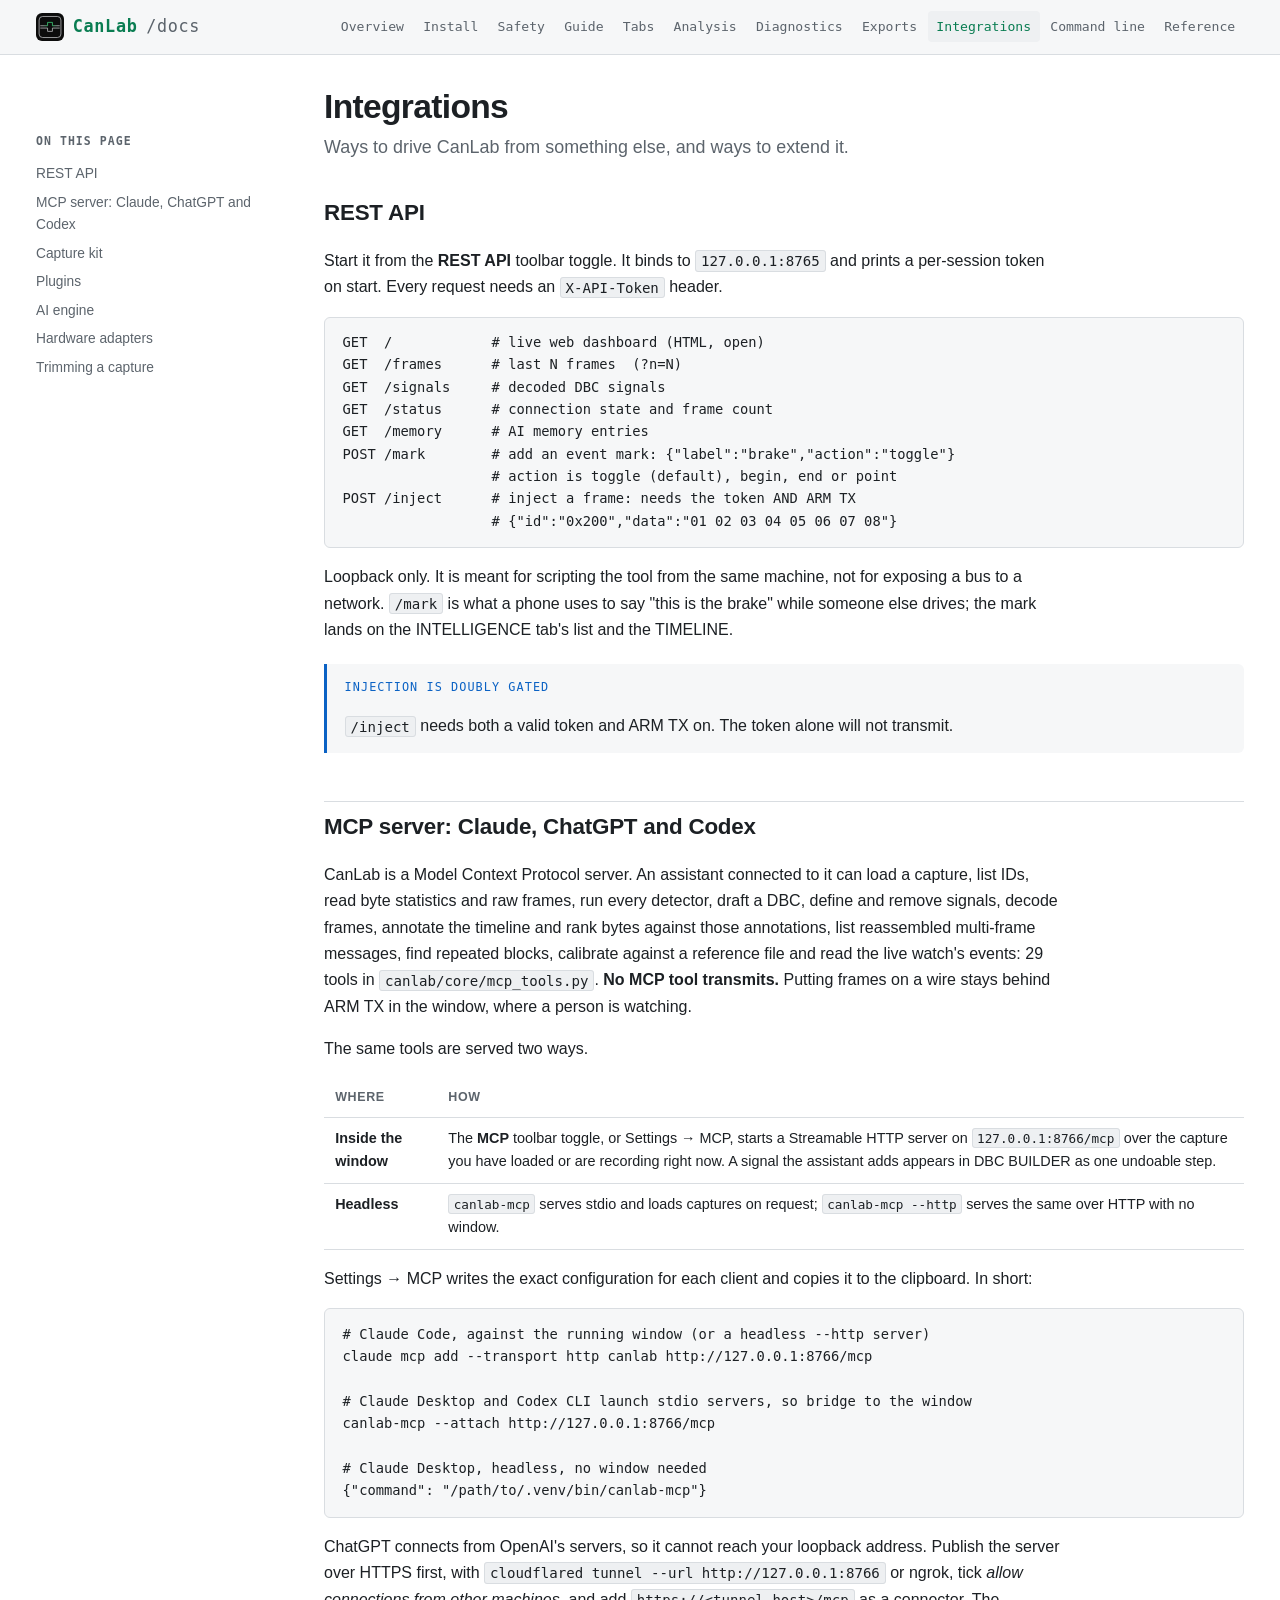
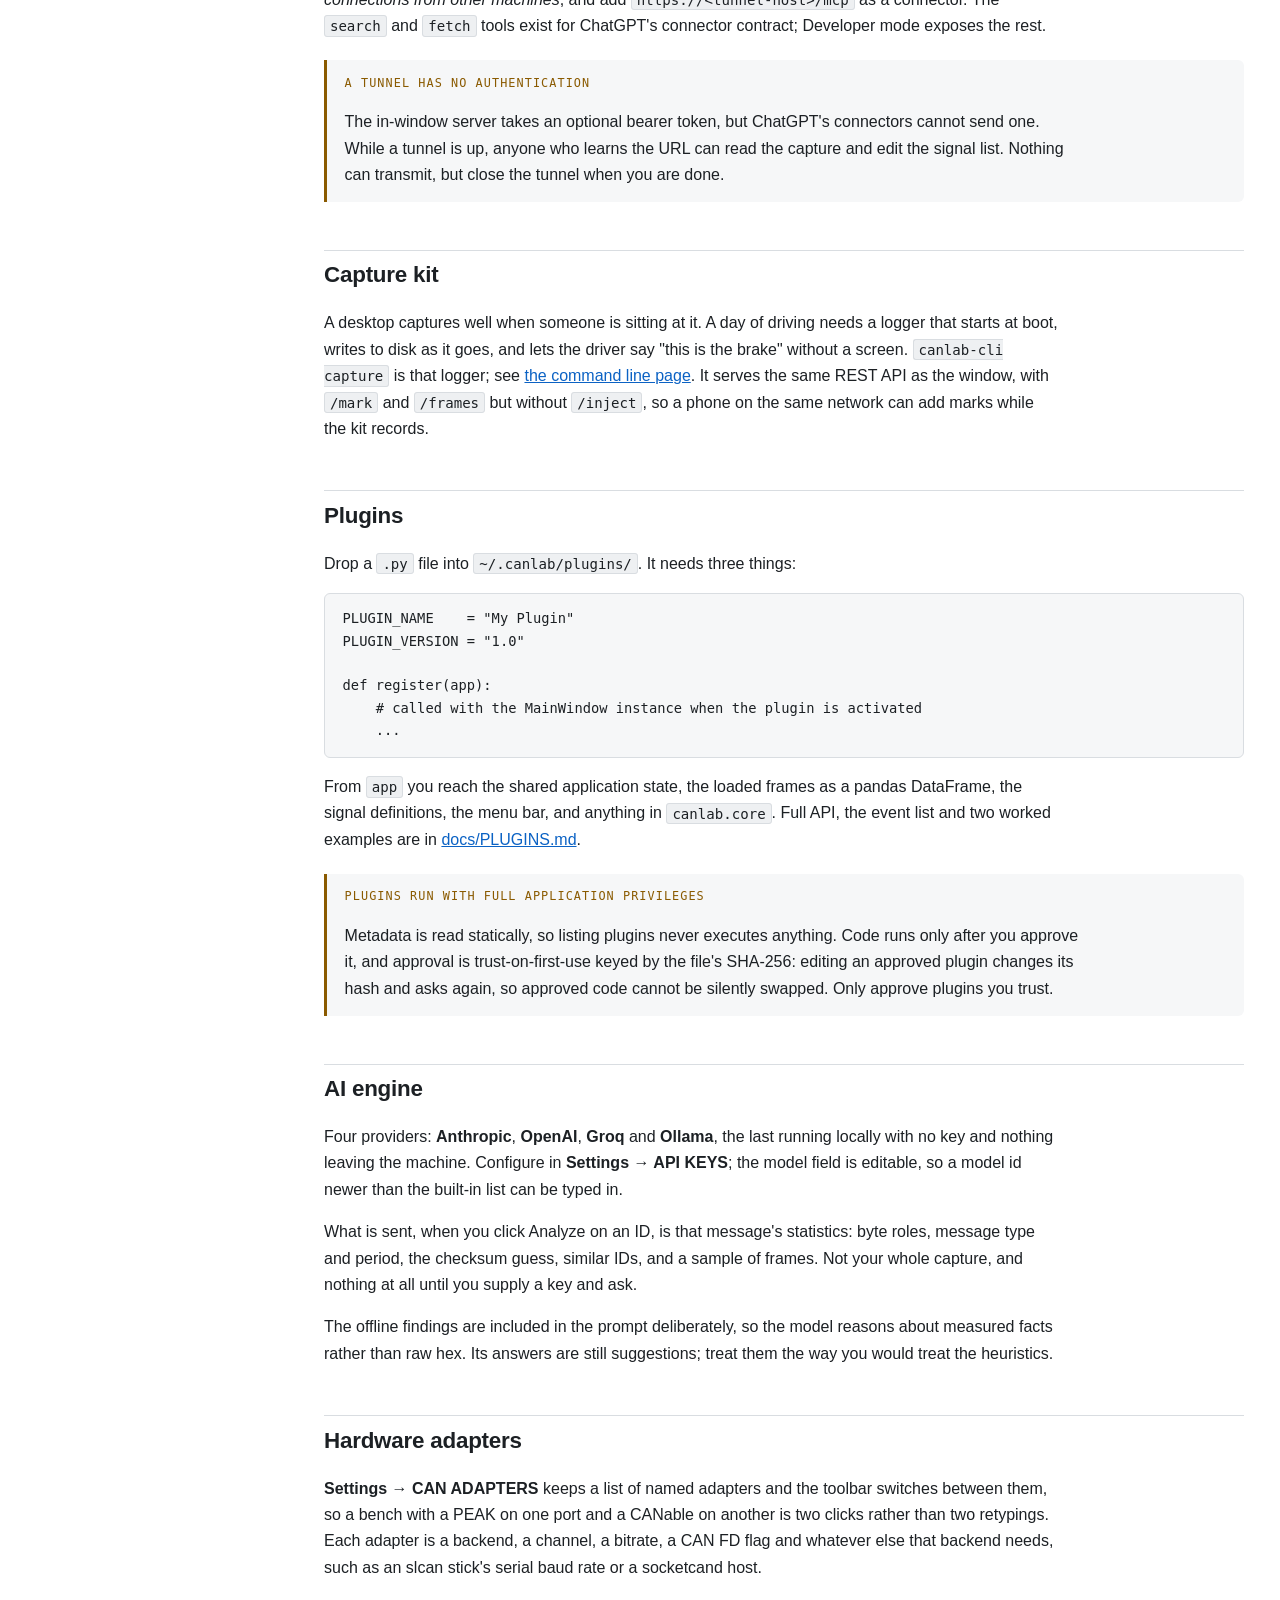
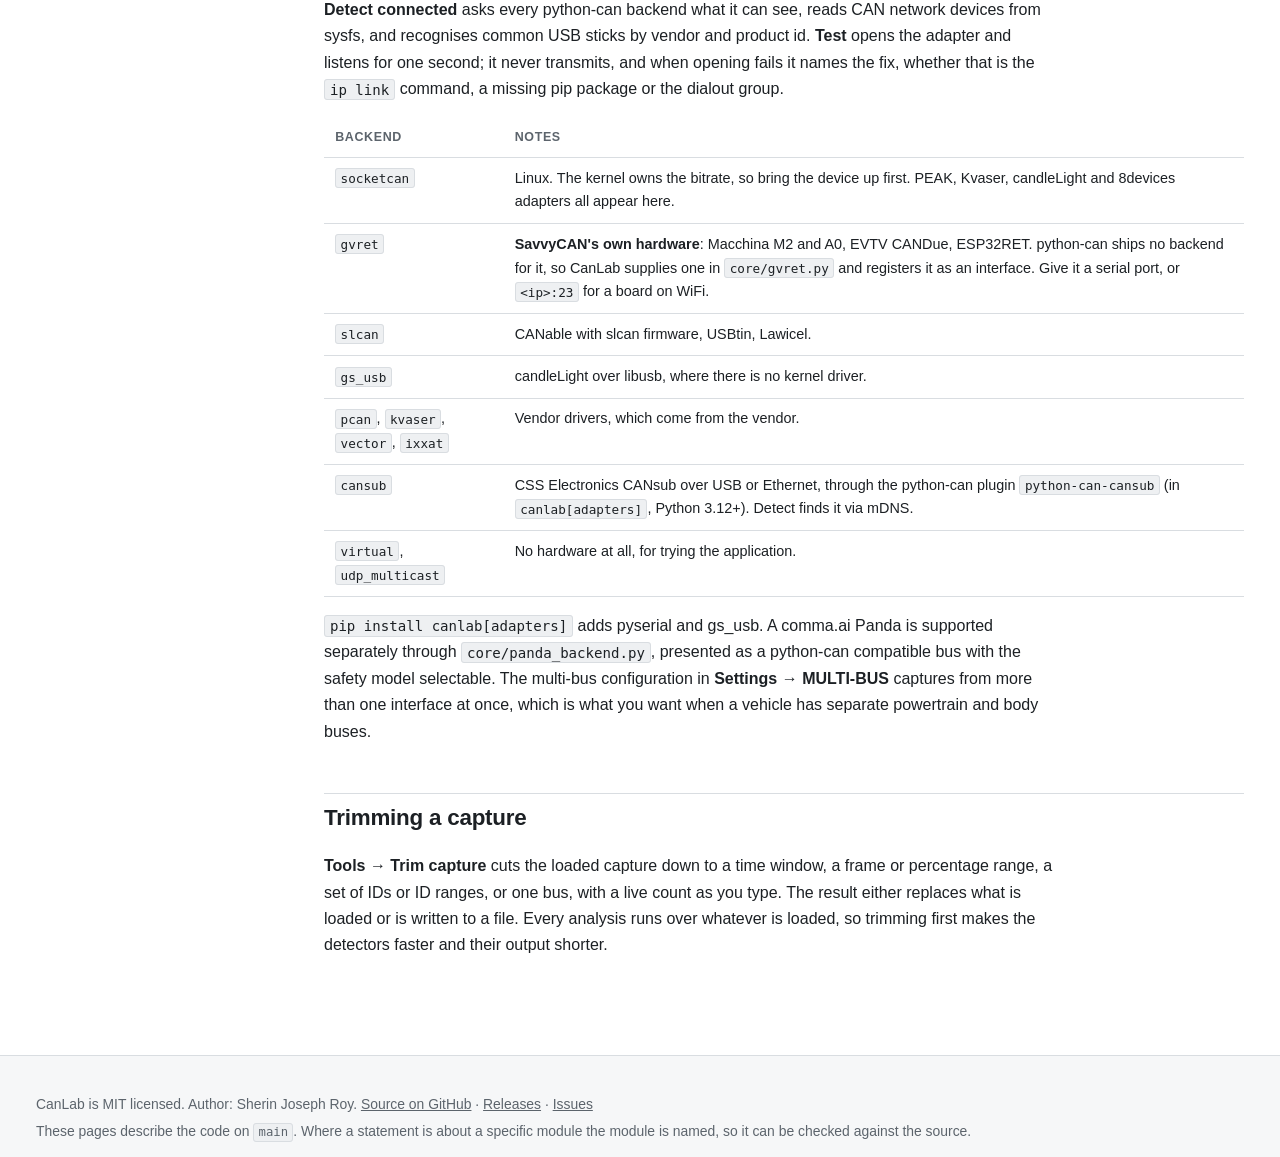
<file: docs/integrations.html>
<!doctype html>
<html lang="en">
<head>
<meta charset="utf-8">
<meta name="viewport" content="width=device-width, initial-scale=1">
<title>Integrations · CanLab</title>
<meta name="description" content="REST API, MCP server, plugin SDK, AI providers and hardware backends.">
<link rel="icon" href="assets/favicon.ico" sizes="16x16 24x24 32x32 48x48 64x64">
<link rel="icon" type="image/png" sizes="32x32" href="assets/favicon-32.png">
<link rel="icon" type="image/svg+xml" href="assets/favicon.svg">
<link rel="apple-touch-icon" href="assets/apple-touch-icon.png">
<link rel="stylesheet" href="assets/site.css">
</head>
<body>
<a class="skip" href="#main">Skip to content</a>
<header class="masthead">
  <div class="masthead-inner">
    <a class="brand" href="index.html"><img src="assets/logo.svg" alt="" width="28" height="28">CanLab<span>/docs</span></a>
    <nav aria-label="Sections"><a href="index.html">Overview</a><a href="install.html">Install</a><a href="safety.html">Safety</a><a href="guide.html">Guide</a><a href="tabs.html">Tabs</a><a href="analysis.html">Analysis</a><a href="diagnostics.html">Diagnostics</a><a href="exports.html">Exports</a><a href="integrations.html" aria-current="page">Integrations</a><a href="cli.html">Command line</a><a href="reference.html">Reference</a></nav>
  </div>
</header>
<div class="wrap">
  <div class="layout">
    <aside class="toc"><h2>On this page</h2><nav><a href="#rest-api">REST API</a><a href="#mcp-server-claude-chatgpt-and-codex">MCP server: Claude, ChatGPT and Codex</a><a href="#capture-kit">Capture kit</a><a href="#plugins">Plugins</a><a href="#ai-engine">AI engine</a><a href="#hardware-adapters">Hardware adapters</a><a href="#trimming-a-capture">Trimming a capture</a></nav></aside>
    <main id="main">

<h1>Integrations</h1>
<p class="lede">Ways to drive CanLab from something else, and ways to extend
   it.</p>

<h2 id="rest-api">REST API</h2>
<p>Start it from the <strong>REST API</strong> toolbar toggle. It binds to
   <code>127.0.0.1:8765</code> and prints a per-session token on start. Every
   request needs an <code>X-API-Token</code> header.</p>
<pre><code>GET  /            # live web dashboard (HTML, open)
GET  /frames      # last N frames  (?n=N)
GET  /signals     # decoded DBC signals
GET  /status      # connection state and frame count
GET  /memory      # AI memory entries
POST /mark        # add an event mark: {"label":"brake","action":"toggle"}
                  # action is toggle (default), begin, end or point
POST /inject      # inject a frame: needs the token AND ARM TX
                  # {"id":"0x200","data":"01 02 03 04 05 06 07 08"}</code></pre>
<p>Loopback only. It is meant for scripting the tool from the same machine, not
   for exposing a bus to a network. <code>/mark</code> is what a phone uses to
   say "this is the brake" while someone else drives; the mark lands on the
   INTELLIGENCE tab's list and the TIMELINE.</p>
<div class="note">
  <span class="callout-title">Injection is doubly gated</span>
  <p><code>/inject</code> needs both a valid token and ARM TX on. The token
     alone will not transmit.</p>
</div>

<h2 id="mcp-server-claude-chatgpt-and-codex">MCP server: Claude, ChatGPT and Codex</h2>
<p>CanLab is a Model Context Protocol server. An assistant connected to it can
   load a capture, list IDs, read byte statistics and raw frames, run every
   detector, draft a DBC, define and remove signals, decode frames, annotate
   the timeline and rank bytes against those annotations, list reassembled
   multi-frame messages, find repeated blocks, calibrate against a reference
   file and read the live watch's events: 29 tools in
   <code>canlab/core/mcp_tools.py</code>. <strong>No MCP tool transmits.</strong>
   Putting frames on a wire stays behind ARM TX in the window, where a person
   is watching.</p>
<p>The same tools are served two ways.</p>
<div class="table-scroll"><table><thead><tr><th>Where</th><th>How</th></tr></thead><tbody><tr><td><strong>Inside the window</strong></td><td>The <strong>MCP</strong> toolbar toggle, or Settings &rarr; MCP, starts a Streamable HTTP server on <code>127.0.0.1:8766/mcp</code> over the capture you have loaded or are recording right now. A signal the assistant adds appears in DBC BUILDER as one undoable step.</td></tr><tr><td><strong>Headless</strong></td><td><code>canlab-mcp</code> serves stdio and loads captures on request; <code>canlab-mcp --http</code> serves the same over HTTP with no window.</td></tr></tbody></table></div>
<p>Settings &rarr; MCP writes the exact configuration for each client and copies
   it to the clipboard. In short:</p>
<pre><code># Claude Code, against the running window (or a headless --http server)
claude mcp add --transport http canlab http://127.0.0.1:8766/mcp

# Claude Desktop and Codex CLI launch stdio servers, so bridge to the window
canlab-mcp --attach http://127.0.0.1:8766/mcp

# Claude Desktop, headless, no window needed
{"command": "/path/to/.venv/bin/canlab-mcp"}</code></pre>
<p>ChatGPT connects from OpenAI's servers, so it cannot reach your loopback
   address. Publish the server over HTTPS first, with
   <code>cloudflared tunnel --url http://127.0.0.1:8766</code> or ngrok, tick
   <em>allow connections from other machines</em>, and add
   <code>https://&lt;tunnel-host&gt;/mcp</code> as a connector. The
   <code>search</code> and <code>fetch</code> tools exist for ChatGPT's
   connector contract; Developer mode exposes the rest.</p>
<div class="warn">
  <span class="callout-title">A tunnel has no authentication</span>
  <p>The in-window server takes an optional bearer token, but ChatGPT's
     connectors cannot send one. While a tunnel is up, anyone who learns the
     URL can read the capture and edit the signal list. Nothing can transmit,
     but close the tunnel when you are done.</p>
</div>

<h2 id="capture-kit">Capture kit</h2>
<p>A desktop captures well when someone is sitting at it. A day of driving
   needs a logger that starts at boot, writes to disk as it goes, and lets the
   driver say "this is the brake" without a screen. <code>canlab-cli
   capture</code> is that logger; see <a href="cli.html#capture">the command
   line page</a>. It serves the same REST API as the window, with
   <code>/mark</code> and <code>/frames</code> but without <code>/inject</code>,
   so a phone on the same network can add marks while the kit records.</p>

<h2 id="plugins">Plugins</h2>
<p>Drop a <code>.py</code> file into <code>~/.canlab/plugins/</code>. It needs
   three things:</p>
<pre><code>PLUGIN_NAME    = "My Plugin"
PLUGIN_VERSION = "1.0"

def register(app):
    # called with the MainWindow instance when the plugin is activated
    ...</code></pre>
<p>From <code>app</code> you reach the shared application state, the loaded
   frames as a pandas DataFrame, the signal definitions, the menu bar, and
   anything in <code>canlab.core</code>. Full API, the event list and two
   worked examples are in
   <a href="PLUGINS.md">docs/PLUGINS.md</a>.</p>
<div class="warn">
  <span class="callout-title">Plugins run with full application privileges</span>
  <p>Metadata is read statically, so listing plugins never executes anything.
     Code runs only after you approve it, and approval is trust-on-first-use
     keyed by the file's SHA-256: editing an approved plugin changes its hash
     and asks again, so approved code cannot be silently swapped. Only approve
     plugins you trust.</p>
</div>

<h2 id="ai-engine">AI engine</h2>
<p>Four providers: <strong>Anthropic</strong>, <strong>OpenAI</strong>,
   <strong>Groq</strong> and <strong>Ollama</strong>, the last running locally
   with no key and nothing leaving the machine. Configure in
   <strong>Settings &rarr; API KEYS</strong>; the model field is editable, so a
   model id newer than the built-in list can be typed in.</p>
<p>What is sent, when you click Analyze on an ID, is that message's statistics:
   byte roles, message type and period, the checksum guess, similar IDs, and a
   sample of frames. Not your whole capture, and nothing at all until you
   supply a key and ask.</p>
<p>The offline findings are included in the prompt deliberately, so the model
   reasons about measured facts rather than raw hex. Its answers are still
   suggestions; treat them the way you would treat the heuristics.</p>

<h2 id="hardware-adapters">Hardware adapters</h2>
<p><strong>Settings &rarr; CAN ADAPTERS</strong> keeps a list of named adapters
   and the toolbar switches between them, so a bench with a PEAK on one port
   and a CANable on another is two clicks rather than two retypings. Each
   adapter is a backend, a channel, a bitrate, a CAN FD flag and whatever else
   that backend needs, such as an slcan stick's serial baud rate or a
   socketcand host.</p>
<p><strong>Detect connected</strong> asks every python-can backend what it can
   see, reads CAN network devices from sysfs, and recognises common USB sticks
   by vendor and product id. <strong>Test</strong> opens the adapter and listens
   for one second; it never transmits, and when opening fails it names the fix,
   whether that is the <code>ip link</code> command, a missing pip package or
   the dialout group.</p>
<div class="table-scroll"><table><thead><tr><th>Backend</th><th>Notes</th></tr></thead><tbody><tr><td><code>socketcan</code></td><td>Linux. The kernel owns the bitrate, so bring the device up first. PEAK, Kvaser, candleLight and 8devices adapters all appear here.</td></tr><tr><td><code>gvret</code></td><td><strong>SavvyCAN's own hardware</strong>: Macchina M2 and A0, EVTV CANDue, ESP32RET. python-can ships no backend for it, so CanLab supplies one in <code>core/gvret.py</code> and registers it as an interface. Give it a serial port, or <code>&lt;ip&gt;:23</code> for a board on WiFi.</td></tr><tr><td><code>slcan</code></td><td>CANable with slcan firmware, USBtin, Lawicel.</td></tr><tr><td><code>gs_usb</code></td><td>candleLight over libusb, where there is no kernel driver.</td></tr><tr><td><code>pcan</code>, <code>kvaser</code>, <code>vector</code>, <code>ixxat</code></td><td>Vendor drivers, which come from the vendor.</td></tr><tr><td><code>cansub</code></td><td>CSS Electronics CANsub over USB or Ethernet, through the python-can plugin <code>python-can-cansub</code> (in <code>canlab[adapters]</code>, Python 3.12+). Detect finds it via mDNS.</td></tr><tr><td><code>virtual</code>, <code>udp_multicast</code></td><td>No hardware at all, for trying the application.</td></tr></tbody></table></div>
<p><code>pip install canlab[adapters]</code> adds pyserial and gs_usb. A
   comma.ai Panda is supported separately through
   <code>core/panda_backend.py</code>, presented as a python-can compatible bus
   with the safety model selectable. The multi-bus configuration in
   <strong>Settings &rarr; MULTI-BUS</strong> captures from more than one
   interface at once, which is what you want when a vehicle has separate
   powertrain and body buses.</p>

<h2 id="trimming-a-capture">Trimming a capture</h2>
<p><strong>Tools &rarr; Trim capture</strong> cuts the loaded capture down to a
   time window, a frame or percentage range, a set of IDs or ID ranges, or one
   bus, with a live count as you type. The result either replaces what is
   loaded or is written to a file. Every analysis runs over whatever is loaded,
   so trimming first makes the detectors faster and their output shorter.</p>


    </main>
  </div>
</div>
<footer>
  <div class="wrap">
    <p>CanLab is MIT licensed. Author: Sherin Joseph Roy.
       <a href="https://github.com/Sherin-SEF-AI/CanLab">Source on GitHub</a> ·
       <a href="https://github.com/Sherin-SEF-AI/CanLab/releases">Releases</a> ·
       <a href="https://github.com/Sherin-SEF-AI/CanLab/issues">Issues</a></p>
    <p>These pages describe the code on <code>main</code>. Where a statement is
       about a specific module the module is named, so it can be checked
       against the source.</p>
  </div>
</footer>
</body>
</html>
</file>
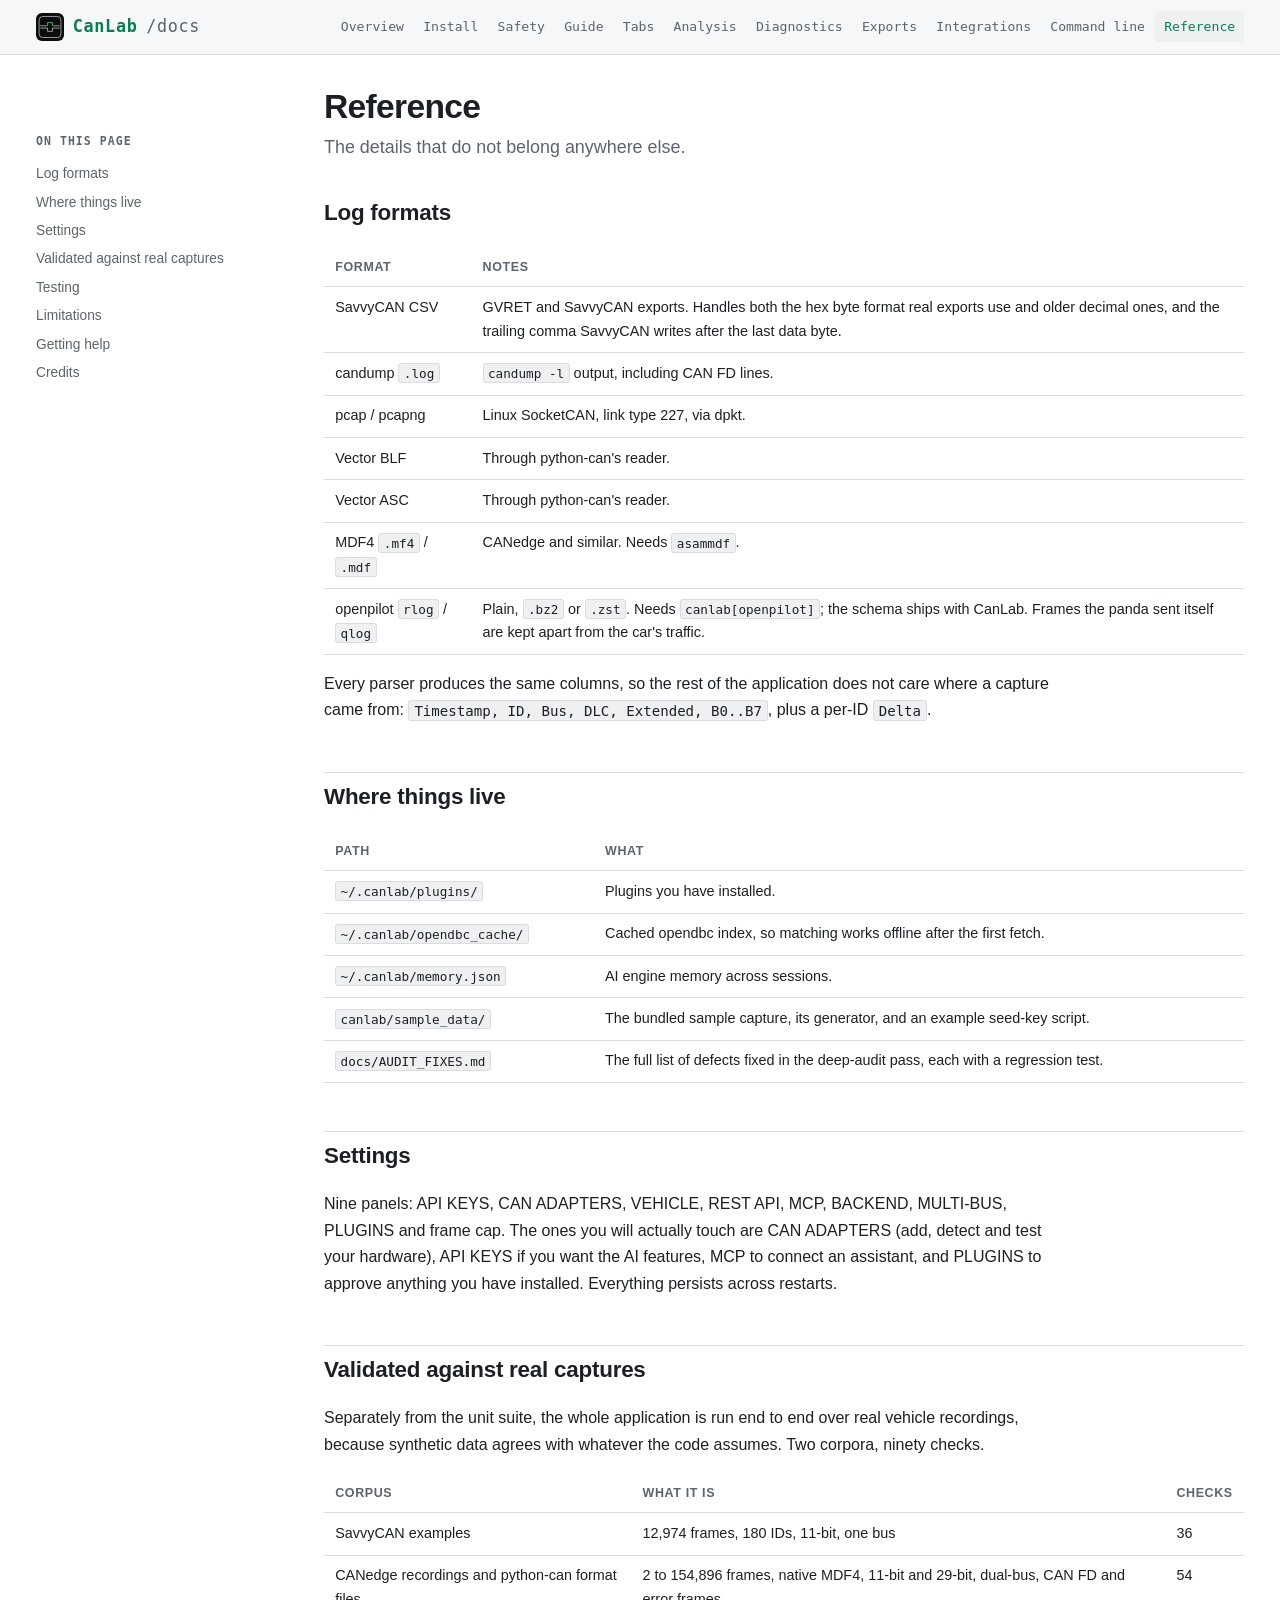
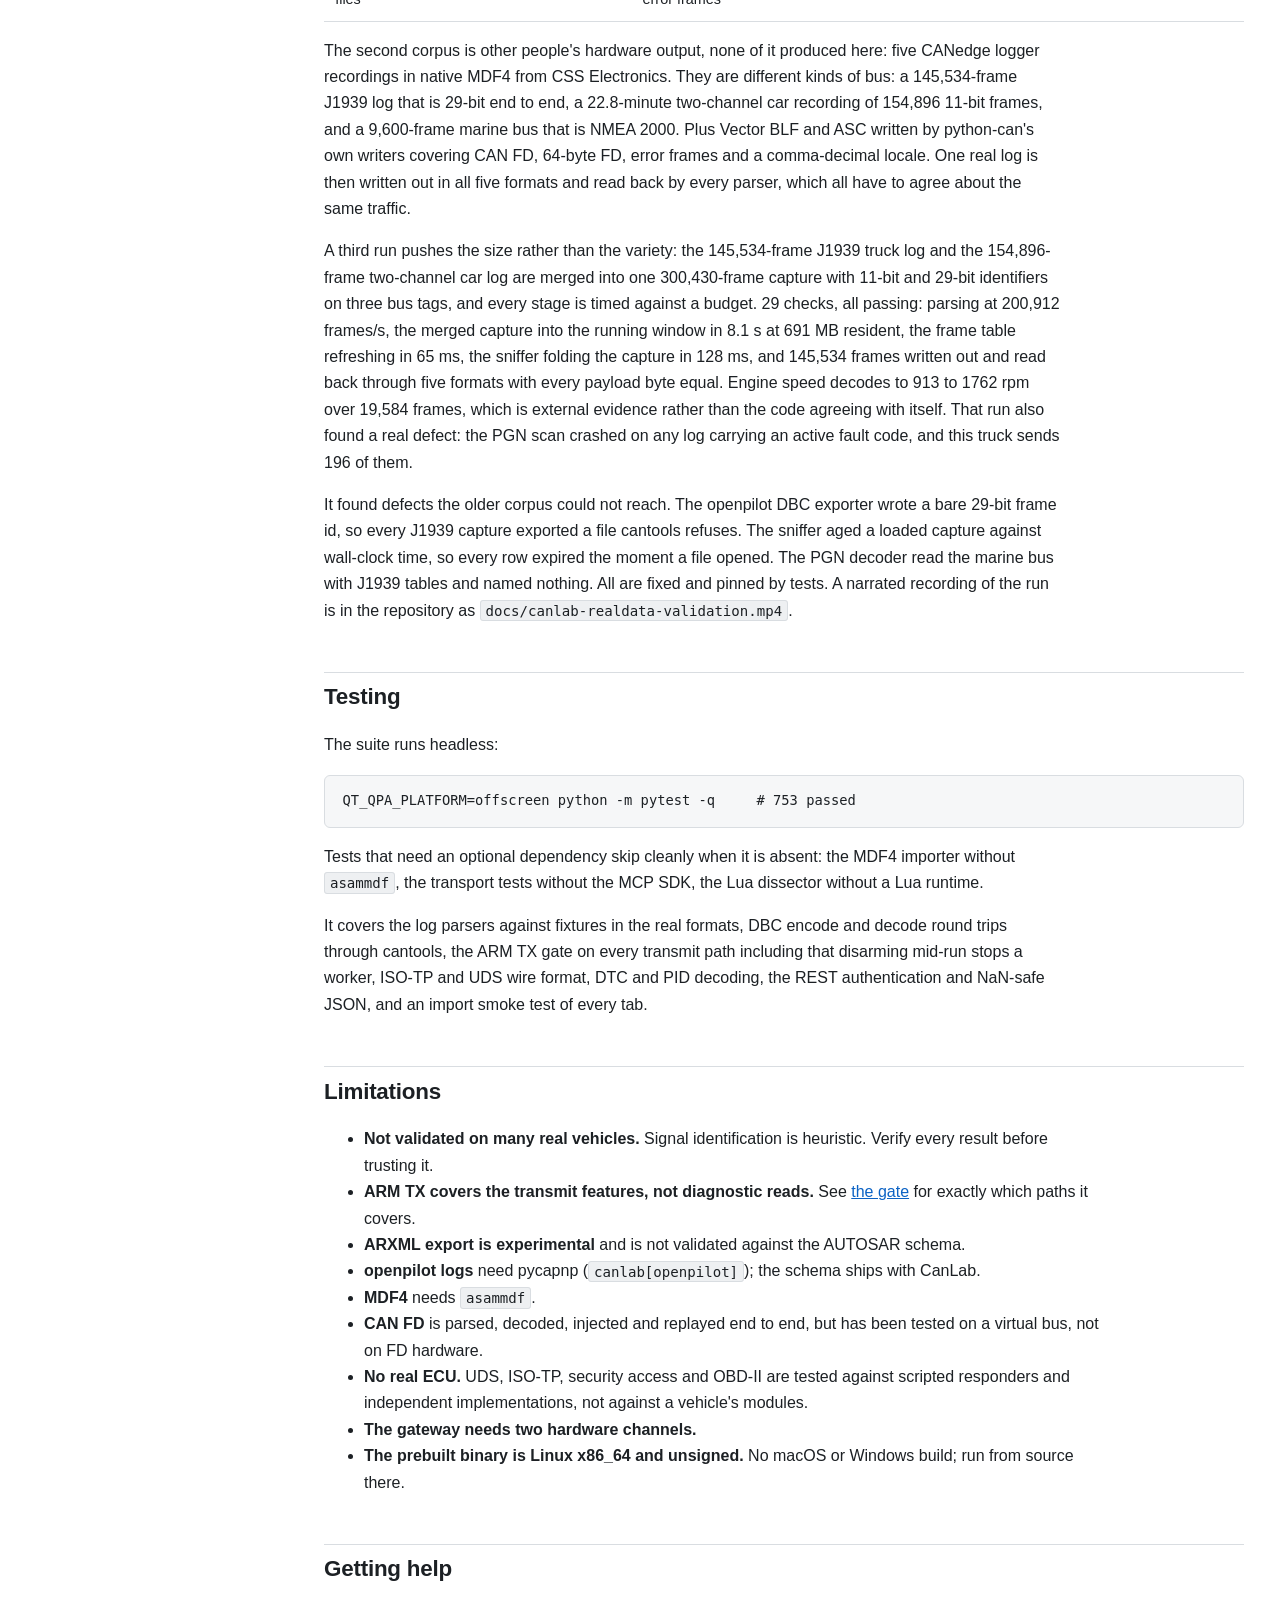
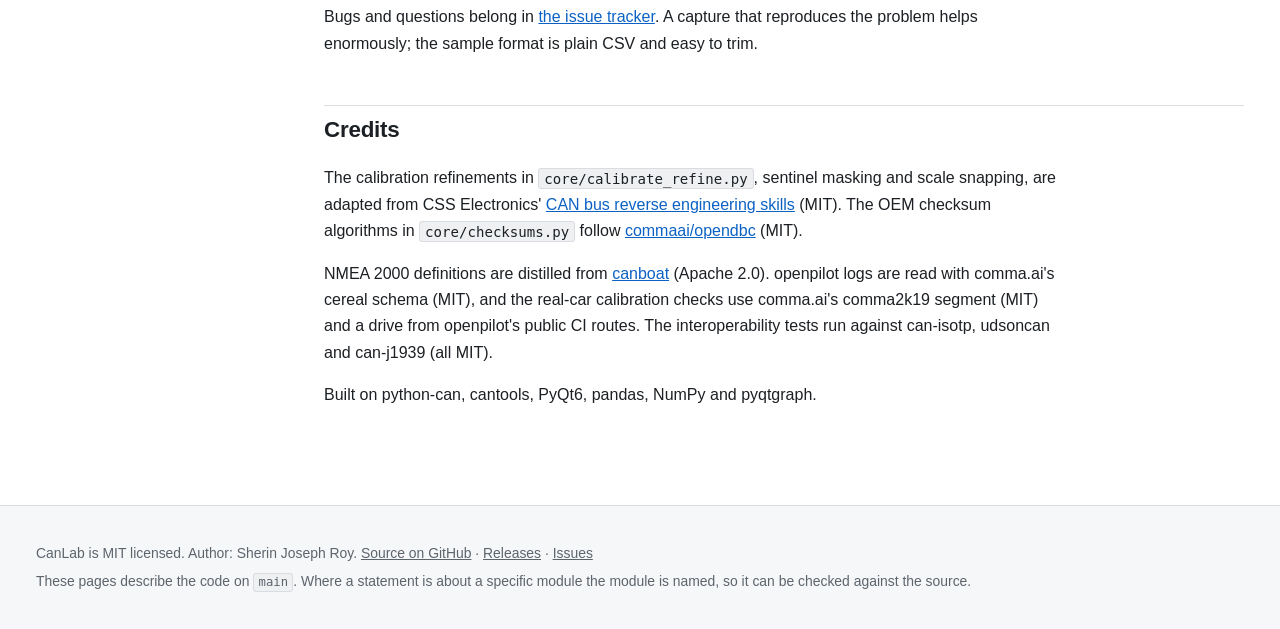
<file: docs/reference.html>
<!doctype html>
<html lang="en">
<head>
<meta charset="utf-8">
<meta name="viewport" content="width=device-width, initial-scale=1">
<title>Reference · CanLab</title>
<meta name="description" content="Log formats, settings, limitations and where things live on disk.">
<link rel="icon" href="assets/favicon.ico" sizes="16x16 24x24 32x32 48x48 64x64">
<link rel="icon" type="image/png" sizes="32x32" href="assets/favicon-32.png">
<link rel="icon" type="image/svg+xml" href="assets/favicon.svg">
<link rel="apple-touch-icon" href="assets/apple-touch-icon.png">
<link rel="stylesheet" href="assets/site.css">
</head>
<body>
<a class="skip" href="#main">Skip to content</a>
<header class="masthead">
  <div class="masthead-inner">
    <a class="brand" href="index.html"><img src="assets/logo.svg" alt="" width="28" height="28">CanLab<span>/docs</span></a>
    <nav aria-label="Sections"><a href="index.html">Overview</a><a href="install.html">Install</a><a href="safety.html">Safety</a><a href="guide.html">Guide</a><a href="tabs.html">Tabs</a><a href="analysis.html">Analysis</a><a href="diagnostics.html">Diagnostics</a><a href="exports.html">Exports</a><a href="integrations.html">Integrations</a><a href="cli.html">Command line</a><a href="reference.html" aria-current="page">Reference</a></nav>
  </div>
</header>
<div class="wrap">
  <div class="layout">
    <aside class="toc"><h2>On this page</h2><nav><a href="#log-formats">Log formats</a><a href="#where-things-live">Where things live</a><a href="#settings">Settings</a><a href="#validated-against-real-captures">Validated against real captures</a><a href="#testing">Testing</a><a href="#limitations">Limitations</a><a href="#getting-help">Getting help</a><a href="#credits">Credits</a></nav></aside>
    <main id="main">

<h1>Reference</h1>
<p class="lede">The details that do not belong anywhere else.</p>

<h2 id="log-formats">Log formats</h2>
<div class="table-scroll"><table><thead><tr><th>Format</th><th>Notes</th></tr></thead><tbody><tr><td>SavvyCAN CSV</td><td>GVRET and SavvyCAN exports. Handles both the hex byte format real exports use and older decimal ones, and the trailing comma SavvyCAN writes after the last data byte.</td></tr><tr><td>candump <code>.log</code></td><td><code>candump -l</code> output, including CAN FD lines.</td></tr><tr><td>pcap / pcapng</td><td>Linux SocketCAN, link type 227, via dpkt.</td></tr><tr><td>Vector BLF</td><td>Through python-can's reader.</td></tr><tr><td>Vector ASC</td><td>Through python-can's reader.</td></tr><tr><td>MDF4 <code>.mf4</code> / <code>.mdf</code></td><td>CANedge and similar. Needs <code>asammdf</code>.</td></tr><tr><td>openpilot <code>rlog</code> / <code>qlog</code></td><td>Plain, <code>.bz2</code> or <code>.zst</code>. Needs <code>canlab[openpilot]</code>; the schema ships with CanLab. Frames the panda sent itself are kept apart from the car's traffic.</td></tr></tbody></table></div>
<p>Every parser produces the same columns, so the rest of the application does
   not care where a capture came from: <code>Timestamp, ID, Bus, DLC,
   Extended, B0..B7</code>, plus a per-ID <code>Delta</code>.</p>

<h2 id="where-things-live">Where things live</h2>
<div class="table-scroll"><table><thead><tr><th>Path</th><th>What</th></tr></thead><tbody><tr><td><code>~/.canlab/plugins/</code></td><td>Plugins you have installed.</td></tr><tr><td><code>~/.canlab/opendbc_cache/</code></td><td>Cached opendbc index, so matching works offline after the first fetch.</td></tr><tr><td><code>~/.canlab/memory.json</code></td><td>AI engine memory across sessions.</td></tr><tr><td><code>canlab/sample_data/</code></td><td>The bundled sample capture, its generator, and an example seed-key script.</td></tr><tr><td><code>docs/AUDIT_FIXES.md</code></td><td>The full list of defects fixed in the deep-audit pass, each with a regression test.</td></tr></tbody></table></div>

<h2 id="settings">Settings</h2>
<p>Nine panels: API KEYS, CAN ADAPTERS, VEHICLE, REST API, MCP, BACKEND,
   MULTI-BUS, PLUGINS and frame cap. The ones you will actually touch are CAN
   ADAPTERS (add, detect and test your hardware), API KEYS if you want the AI
   features, MCP to connect an assistant, and PLUGINS to approve anything you
   have installed. Everything persists across restarts.</p>

<h2 id="validated-against-real-captures">Validated against real captures</h2>
<p>Separately from the unit suite, the whole application is run end to end over
   real vehicle recordings, because synthetic data agrees with whatever the
   code assumes. Two corpora, ninety checks.</p>
<div class="table-scroll"><table><thead><tr><th>Corpus</th><th>What it is</th><th>Checks</th></tr></thead><tbody><tr><td>SavvyCAN examples</td><td>12,974 frames, 180 IDs, 11-bit, one bus</td><td>36</td></tr><tr><td>CANedge recordings and python-can format files</td><td>2 to 154,896 frames, native MDF4, 11-bit and 29-bit, dual-bus, CAN FD and error frames</td><td>54</td></tr></tbody></table></div>
<p>The second corpus is other people's hardware output, none of it produced
   here: five CANedge logger recordings in native MDF4 from CSS Electronics.
   They are different kinds of bus: a 145,534-frame J1939 log that is 29-bit
   end to end, a 22.8-minute two-channel car recording of 154,896 11-bit
   frames, and a 9,600-frame marine bus that is NMEA 2000. Plus Vector BLF and
   ASC written by
   python-can's own writers covering CAN FD, 64-byte FD, error frames and a
   comma-decimal locale. One real log is then written out in all five formats
   and read back by every parser, which all have to agree about the same
   traffic.</p>
<p>A third run pushes the size rather than the variety: the 145,534-frame
   J1939 truck log and the 154,896-frame two-channel car log are merged into
   one 300,430-frame capture with 11-bit and 29-bit identifiers on three bus
   tags, and every stage is timed against a budget. 29 checks, all passing:
   parsing at 200,912 frames/s, the merged capture into the running window in
   8.1 s at 691 MB resident, the frame table refreshing in 65 ms, the sniffer
   folding the capture in 128 ms, and 145,534 frames written out and read back
   through five formats with every payload byte equal. Engine speed decodes to
   913 to 1762 rpm over 19,584 frames, which is external evidence rather than
   the code agreeing with itself. That run also found a real defect: the PGN
   scan crashed on any log carrying an active fault code, and this truck sends
   196 of them.</p>
<p>It found defects the older corpus could not reach. The openpilot DBC
   exporter wrote a bare 29-bit frame id, so every J1939 capture exported a
   file cantools refuses. The sniffer aged a loaded capture against wall-clock
   time, so every row expired the moment a file opened. The PGN decoder read
   the marine bus with J1939 tables and named nothing. All are fixed and
   pinned by tests. A narrated recording of the run is in the
   repository as <code>docs/canlab-realdata-validation.mp4</code>.</p>

<h2 id="testing">Testing</h2>
<p>The suite runs headless:</p>
<pre><code>QT_QPA_PLATFORM=offscreen python -m pytest -q     # 753 passed</code></pre>
<p>Tests that need an optional dependency skip cleanly when it is absent: the
   MDF4 importer without <code>asammdf</code>, the transport tests without the
   MCP SDK, the Lua dissector without a Lua runtime.</p>
<p>It covers the log parsers against fixtures in the real formats, DBC encode
   and decode round trips through cantools, the ARM TX gate on every transmit
   path including that disarming mid-run stops a worker, ISO-TP and UDS wire
   format, DTC and PID decoding, the REST authentication and NaN-safe JSON, and
   an import smoke test of every tab.</p>

<h2 id="limitations">Limitations</h2>
<ul>
  <li><strong>Not validated on many real vehicles.</strong> Signal
      identification is heuristic. Verify every result before trusting it.</li>
  <li><strong>ARM TX covers the transmit features, not diagnostic reads.</strong>
      See <a href="safety.html#the-arm-tx-gate">the gate</a> for exactly which
      paths it covers.</li>
  <li><strong>ARXML export is experimental</strong> and is not validated
      against the AUTOSAR schema.</li>
  <li><strong>openpilot logs</strong> need pycapnp
      (<code>canlab[openpilot]</code>); the schema ships with CanLab.</li>
  <li><strong>MDF4</strong> needs <code>asammdf</code>.</li>
  <li><strong>CAN FD</strong> is parsed, decoded, injected and replayed end to
      end, but has been tested on a virtual bus, not on FD hardware.</li>
  <li><strong>No real ECU.</strong> UDS, ISO-TP, security access and OBD-II are
      tested against scripted responders and independent implementations, not
      against a vehicle's modules.</li>
  <li><strong>The gateway needs two hardware channels.</strong></li>
  <li><strong>The prebuilt binary is Linux x86_64 and unsigned.</strong> No
      macOS or Windows build; run from source there.</li>
</ul>

<h2 id="getting-help">Getting help</h2>
<p>Bugs and questions belong in <a href="https://github.com/Sherin-SEF-AI/CanLab/issues">the issue tracker</a>.
   A capture that reproduces the problem helps enormously; the sample format is
   plain CSV and easy to trim.</p>

<h2 id="credits">Credits</h2>
<p>The calibration refinements in <code>core/calibrate_refine.py</code>,
   sentinel masking and scale snapping, are adapted from CSS Electronics'
   <a href="https://github.com/CSS-Electronics/can-bus-reverse-engineering-skills">CAN
   bus reverse engineering skills</a> (MIT). The OEM checksum algorithms in
   <code>core/checksums.py</code> follow
   <a href="https://github.com/commaai/opendbc">commaai/opendbc</a> (MIT).</p>
<p>NMEA 2000 definitions are distilled from
   <a href="https://github.com/canboat/canboat">canboat</a> (Apache 2.0).
   openpilot logs are read with comma.ai's cereal schema (MIT), and the
   real-car calibration checks use comma.ai's comma2k19 segment (MIT) and a
   drive from openpilot's public CI routes. The interoperability tests run
   against can-isotp, udsoncan and can-j1939 (all MIT).</p>
<p>Built on python-can, cantools, PyQt6, pandas, NumPy and pyqtgraph.</p>

    </main>
  </div>
</div>
<footer>
  <div class="wrap">
    <p>CanLab is MIT licensed. Author: Sherin Joseph Roy.
       <a href="https://github.com/Sherin-SEF-AI/CanLab">Source on GitHub</a> ·
       <a href="https://github.com/Sherin-SEF-AI/CanLab/releases">Releases</a> ·
       <a href="https://github.com/Sherin-SEF-AI/CanLab/issues">Issues</a></p>
    <p>These pages describe the code on <code>main</code>. Where a statement is
       about a specific module the module is named, so it can be checked
       against the source.</p>
  </div>
</footer>
</body>
</html>
</file>
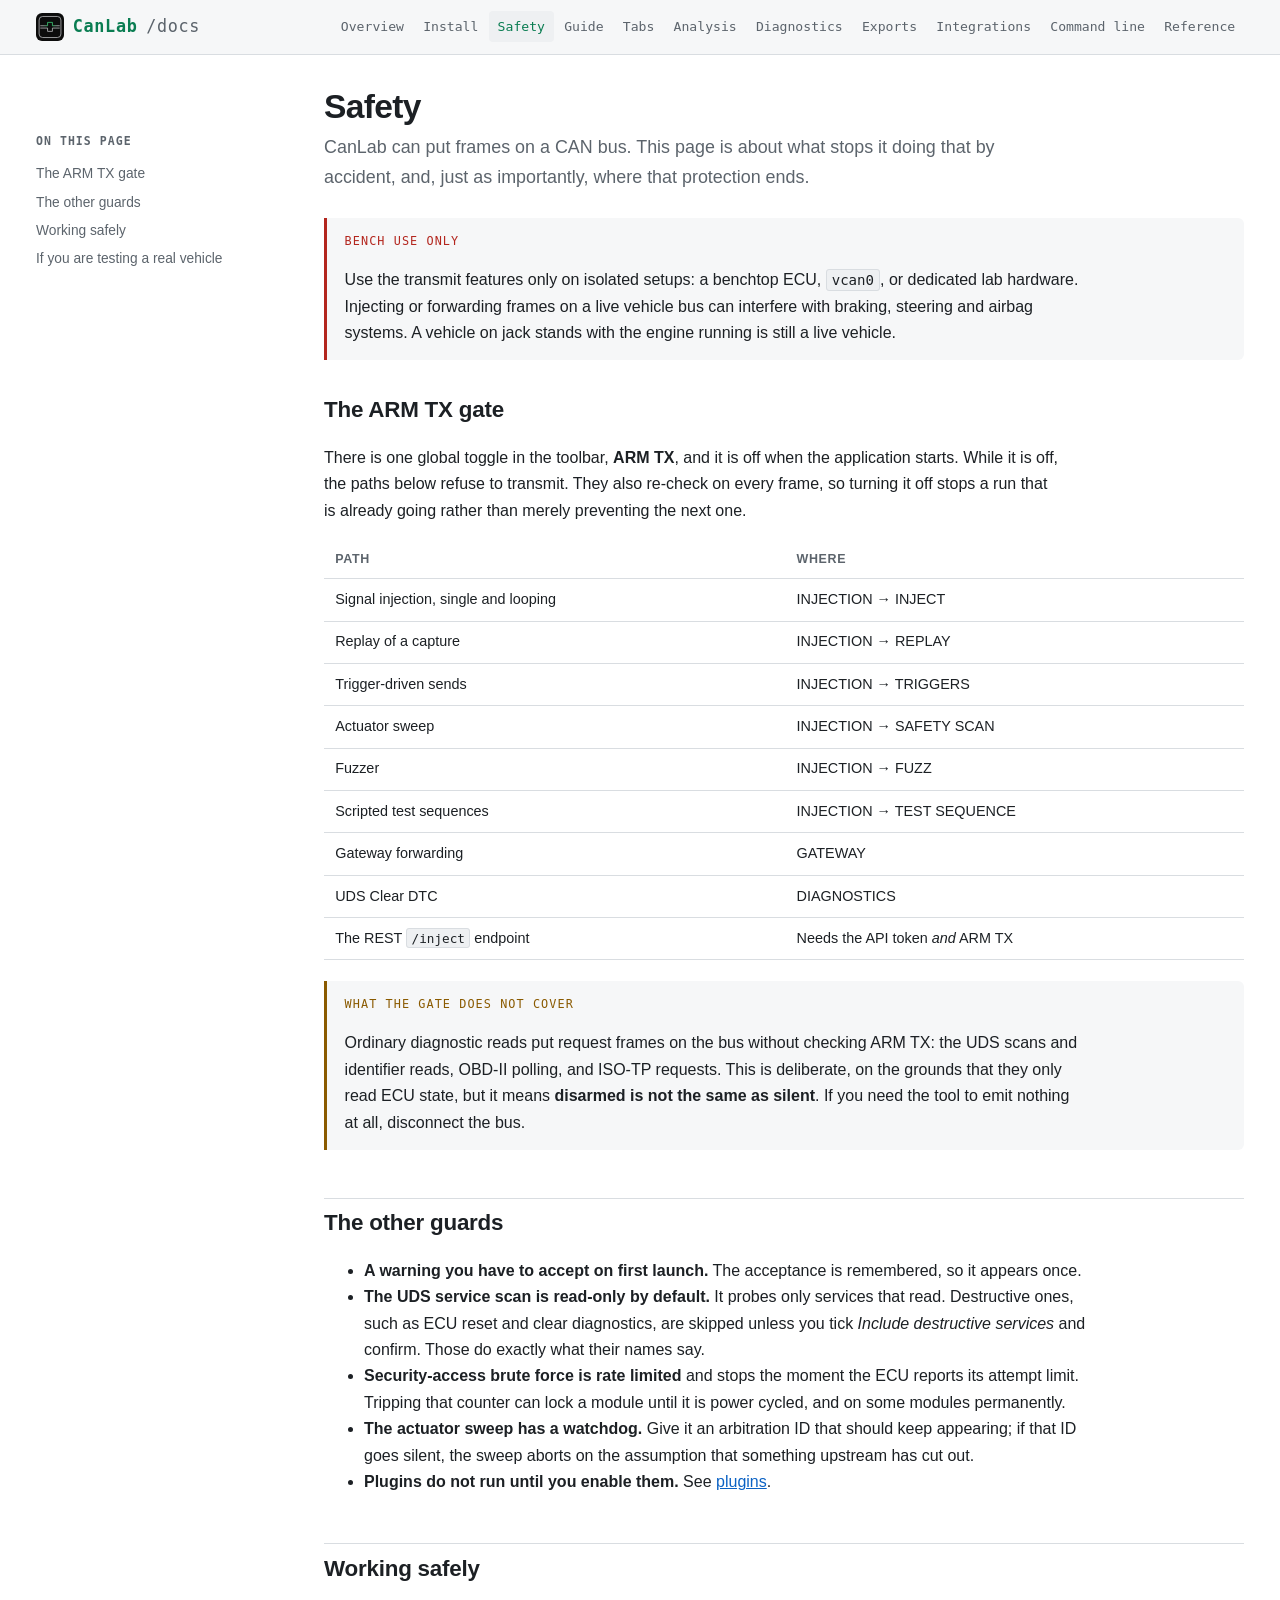
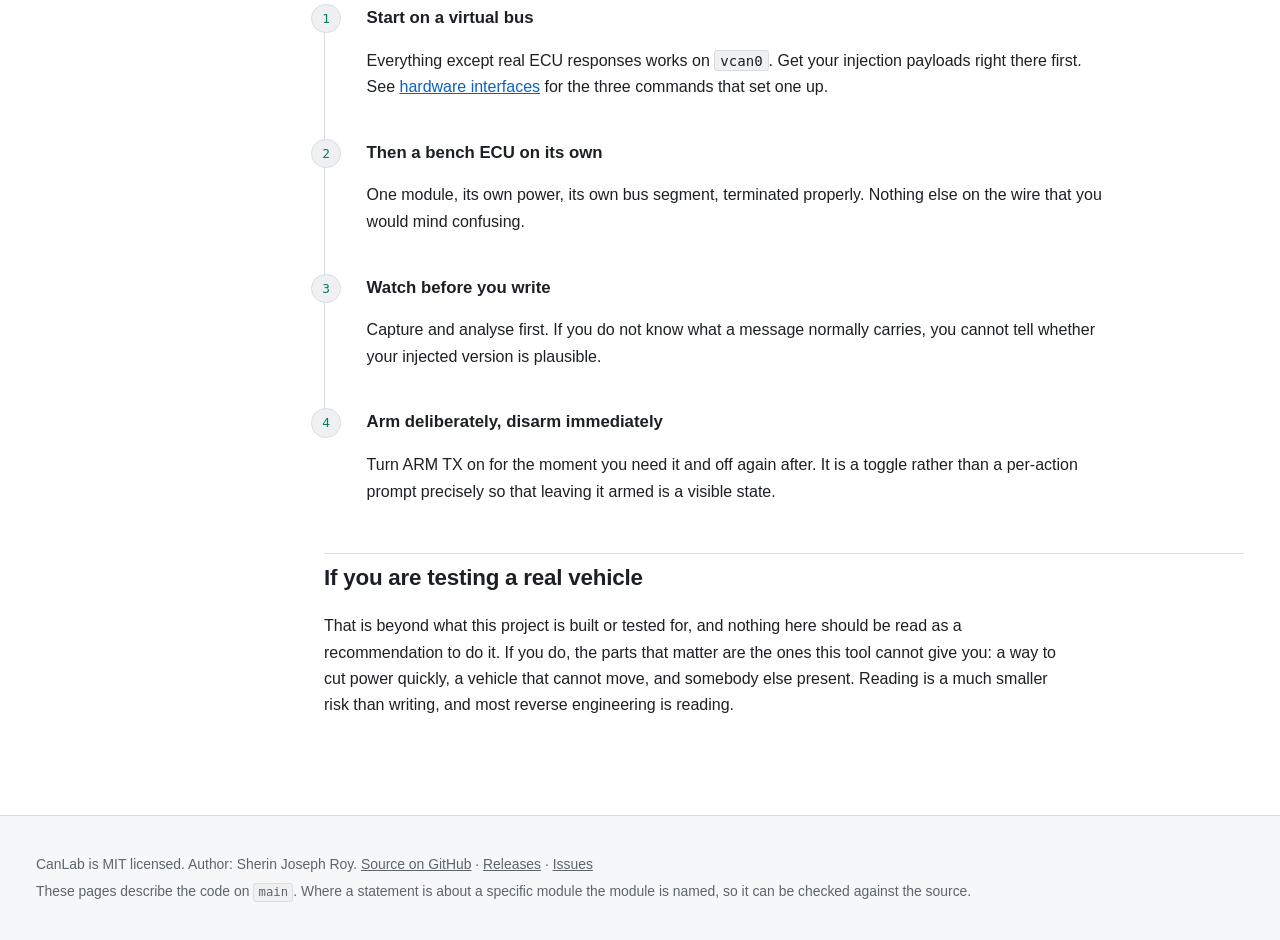
<file: docs/safety.html>
<!doctype html>
<html lang="en">
<head>
<meta charset="utf-8">
<meta name="viewport" content="width=device-width, initial-scale=1">
<title>Safety · CanLab</title>
<meta name="description" content="What the ARM TX gate covers, what it deliberately does not, and how to work on a bus without surprising it.">
<link rel="icon" href="assets/favicon.ico" sizes="16x16 24x24 32x32 48x48 64x64">
<link rel="icon" type="image/png" sizes="32x32" href="assets/favicon-32.png">
<link rel="icon" type="image/svg+xml" href="assets/favicon.svg">
<link rel="apple-touch-icon" href="assets/apple-touch-icon.png">
<link rel="stylesheet" href="assets/site.css">
</head>
<body>
<a class="skip" href="#main">Skip to content</a>
<header class="masthead">
  <div class="masthead-inner">
    <a class="brand" href="index.html"><img src="assets/logo.svg" alt="" width="28" height="28">CanLab<span>/docs</span></a>
    <nav aria-label="Sections"><a href="index.html">Overview</a><a href="install.html">Install</a><a href="safety.html" aria-current="page">Safety</a><a href="guide.html">Guide</a><a href="tabs.html">Tabs</a><a href="analysis.html">Analysis</a><a href="diagnostics.html">Diagnostics</a><a href="exports.html">Exports</a><a href="integrations.html">Integrations</a><a href="cli.html">Command line</a><a href="reference.html">Reference</a></nav>
  </div>
</header>
<div class="wrap">
  <div class="layout">
    <aside class="toc"><h2>On this page</h2><nav><a href="#the-arm-tx-gate">The ARM TX gate</a><a href="#the-other-guards">The other guards</a><a href="#working-safely">Working safely</a><a href="#if-you-are-testing-a-real-vehicle">If you are testing a real vehicle</a></nav></aside>
    <main id="main">

<h1>Safety</h1>
<p class="lede">CanLab can put frames on a CAN bus. This page is about what
   stops it doing that by accident, and, just as importantly, where that
   protection ends.</p>

<div class="danger">
  <span class="callout-title">Bench use only</span>
  <p>Use the transmit features only on isolated setups: a benchtop ECU,
     <code>vcan0</code>, or dedicated lab hardware. Injecting or forwarding
     frames on a live vehicle bus can interfere with braking, steering and
     airbag systems. A vehicle on jack stands with the engine running is still
     a live vehicle.</p>
</div>

<h2 id="the-arm-tx-gate">The ARM TX gate</h2>
<p>There is one global toggle in the toolbar, <strong>ARM TX</strong>, and it
   is off when the application starts. While it is off, the paths below refuse
   to transmit. They also re-check on every frame, so turning it off stops a
   run that is already going rather than merely preventing the next one.</p>
<div class="table-scroll"><table><thead><tr><th>Path</th><th>Where</th></tr></thead><tbody><tr><td>Signal injection, single and looping</td><td>INJECTION &rarr; INJECT</td></tr><tr><td>Replay of a capture</td><td>INJECTION &rarr; REPLAY</td></tr><tr><td>Trigger-driven sends</td><td>INJECTION &rarr; TRIGGERS</td></tr><tr><td>Actuator sweep</td><td>INJECTION &rarr; SAFETY SCAN</td></tr><tr><td>Fuzzer</td><td>INJECTION &rarr; FUZZ</td></tr><tr><td>Scripted test sequences</td><td>INJECTION &rarr; TEST SEQUENCE</td></tr><tr><td>Gateway forwarding</td><td>GATEWAY</td></tr><tr><td>UDS Clear DTC</td><td>DIAGNOSTICS</td></tr><tr><td>The REST <code>/inject</code> endpoint</td><td>Needs the API token <em>and</em> ARM TX</td></tr></tbody></table></div>

<div class="warn">
  <span class="callout-title">What the gate does not cover</span>
  <p>Ordinary diagnostic reads put request frames on the bus without checking
     ARM TX: the UDS scans and identifier reads, OBD-II polling, and ISO-TP
     requests. This is deliberate, on the grounds that they only read ECU
     state, but it means <strong>disarmed is not the same as silent</strong>.
     If you need the tool to emit nothing at all, disconnect the bus.</p>
</div>

<h2 id="the-other-guards">The other guards</h2>
<ul>
  <li><strong>A warning you have to accept on first launch.</strong> The
      acceptance is remembered, so it appears once.</li>
  <li><strong>The UDS service scan is read-only by default.</strong> It probes
      only services that read. Destructive ones, such as ECU reset and clear
      diagnostics, are skipped unless you tick <em>Include destructive
      services</em> and confirm. Those do exactly what their names say.</li>
  <li><strong>Security-access brute force is rate limited</strong> and stops
      the moment the ECU reports its attempt limit. Tripping that counter can
      lock a module until it is power cycled, and on some modules
      permanently.</li>
  <li><strong>The actuator sweep has a watchdog.</strong> Give it an
      arbitration ID that should keep appearing; if that ID goes silent, the
      sweep aborts on the assumption that something upstream has cut out.</li>
  <li><strong>Plugins do not run until you enable them.</strong> See
      <a href="integrations.html#plugins">plugins</a>.</li>
</ul>

<h2 id="working-safely">Working safely</h2>
<ol class="steps">
  <li><h3>Start on a virtual bus</h3><p>Everything except real ECU responses
      works on <code>vcan0</code>. Get your injection payloads right there
      first. See <a href="install.html#hardware-interfaces">hardware
      interfaces</a> for the three commands that set one up.</p></li>
  <li><h3>Then a bench ECU on its own</h3><p>One module, its own power, its own
      bus segment, terminated properly. Nothing else on the wire that you would
      mind confusing.</p></li>
  <li><h3>Watch before you write</h3><p>Capture and analyse first. If you do
      not know what a message normally carries, you cannot tell whether your
      injected version is plausible.</p></li>
  <li><h3>Arm deliberately, disarm immediately</h3><p>Turn ARM TX on for the
      moment you need it and off again after. It is a toggle rather than a
      per-action prompt precisely so that leaving it armed is a visible
      state.</p></li>
</ol>

<h2 id="if-you-are-testing-a-real-vehicle">If you are testing a real vehicle</h2>
<p>That is beyond what this project is built or tested for, and nothing here
   should be read as a recommendation to do it. If you do, the parts that
   matter are the ones this tool cannot give you: a way to cut power quickly,
   a vehicle that cannot move, and somebody else present. Reading is a much
   smaller risk than writing, and most reverse engineering is reading.</p>

    </main>
  </div>
</div>
<footer>
  <div class="wrap">
    <p>CanLab is MIT licensed. Author: Sherin Joseph Roy.
       <a href="https://github.com/Sherin-SEF-AI/CanLab">Source on GitHub</a> ·
       <a href="https://github.com/Sherin-SEF-AI/CanLab/releases">Releases</a> ·
       <a href="https://github.com/Sherin-SEF-AI/CanLab/issues">Issues</a></p>
    <p>These pages describe the code on <code>main</code>. Where a statement is
       about a specific module the module is named, so it can be checked
       against the source.</p>
  </div>
</footer>
</body>
</html>
</file>
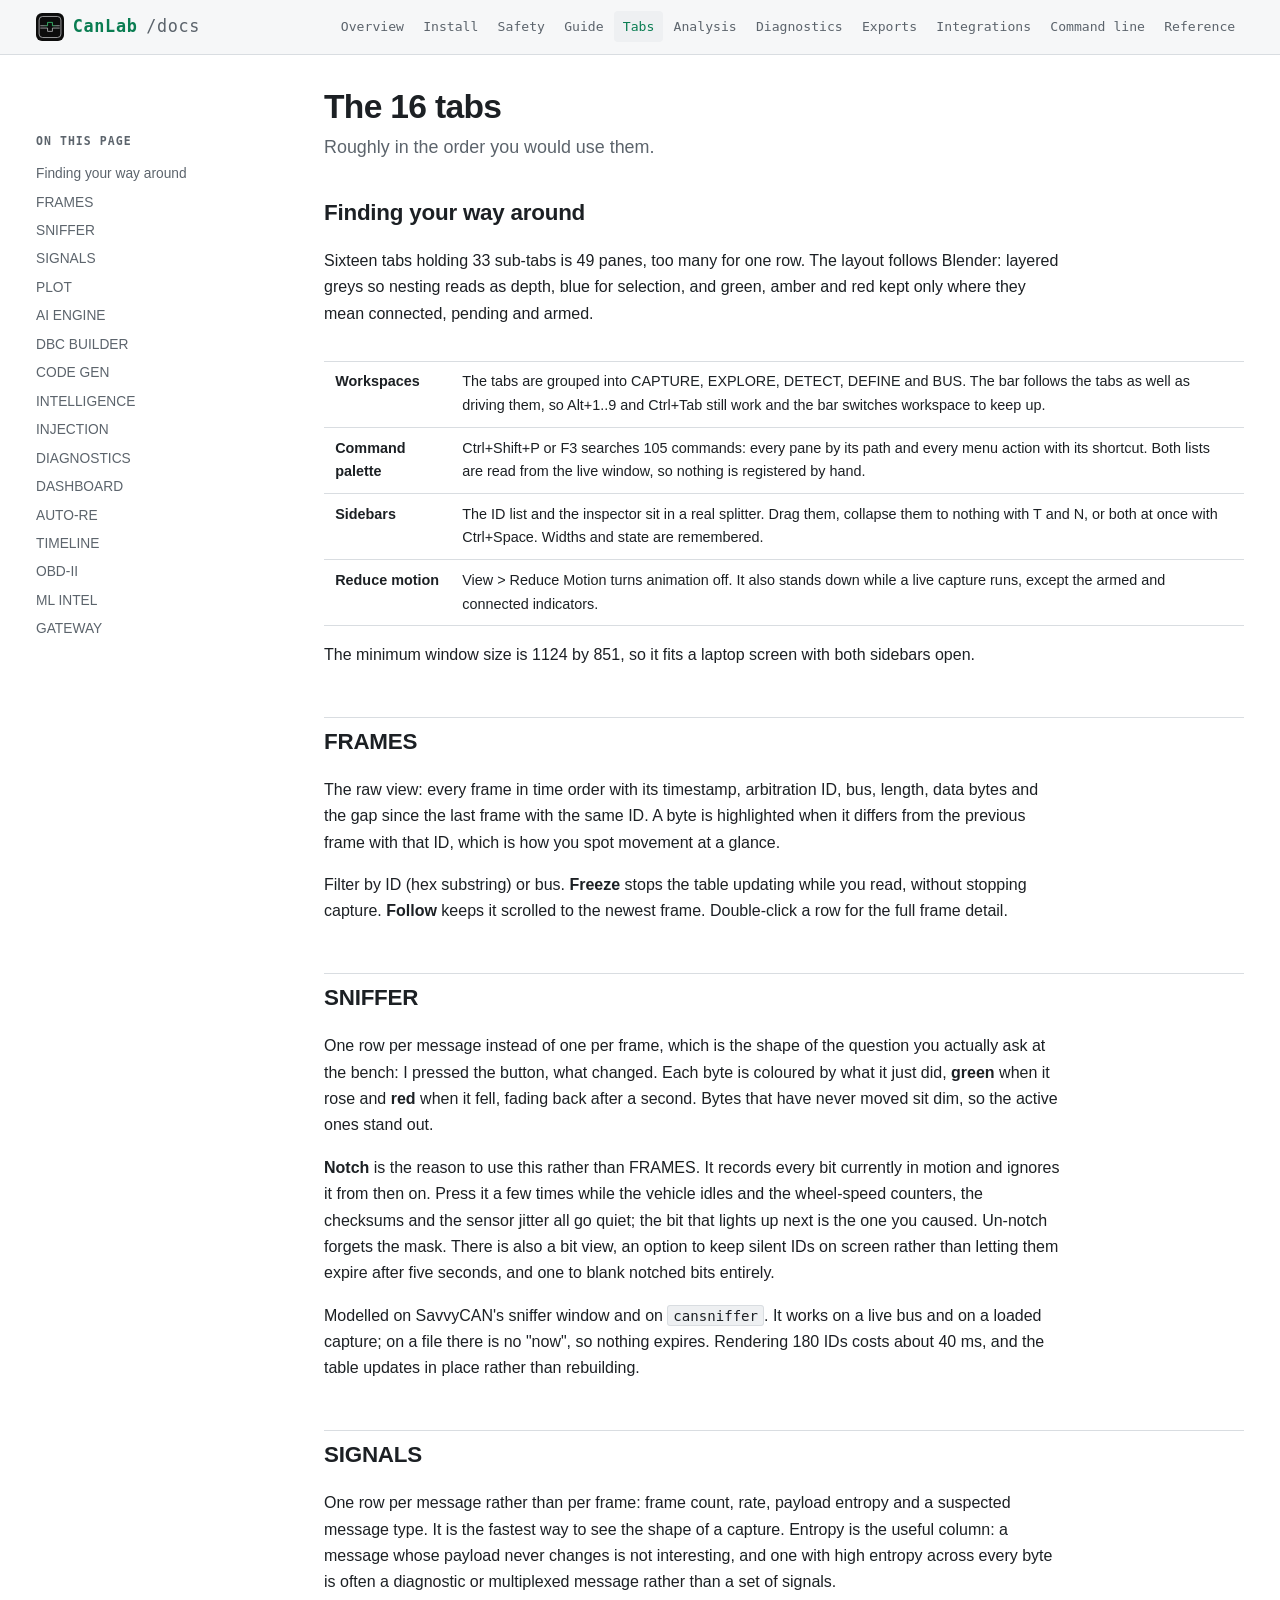
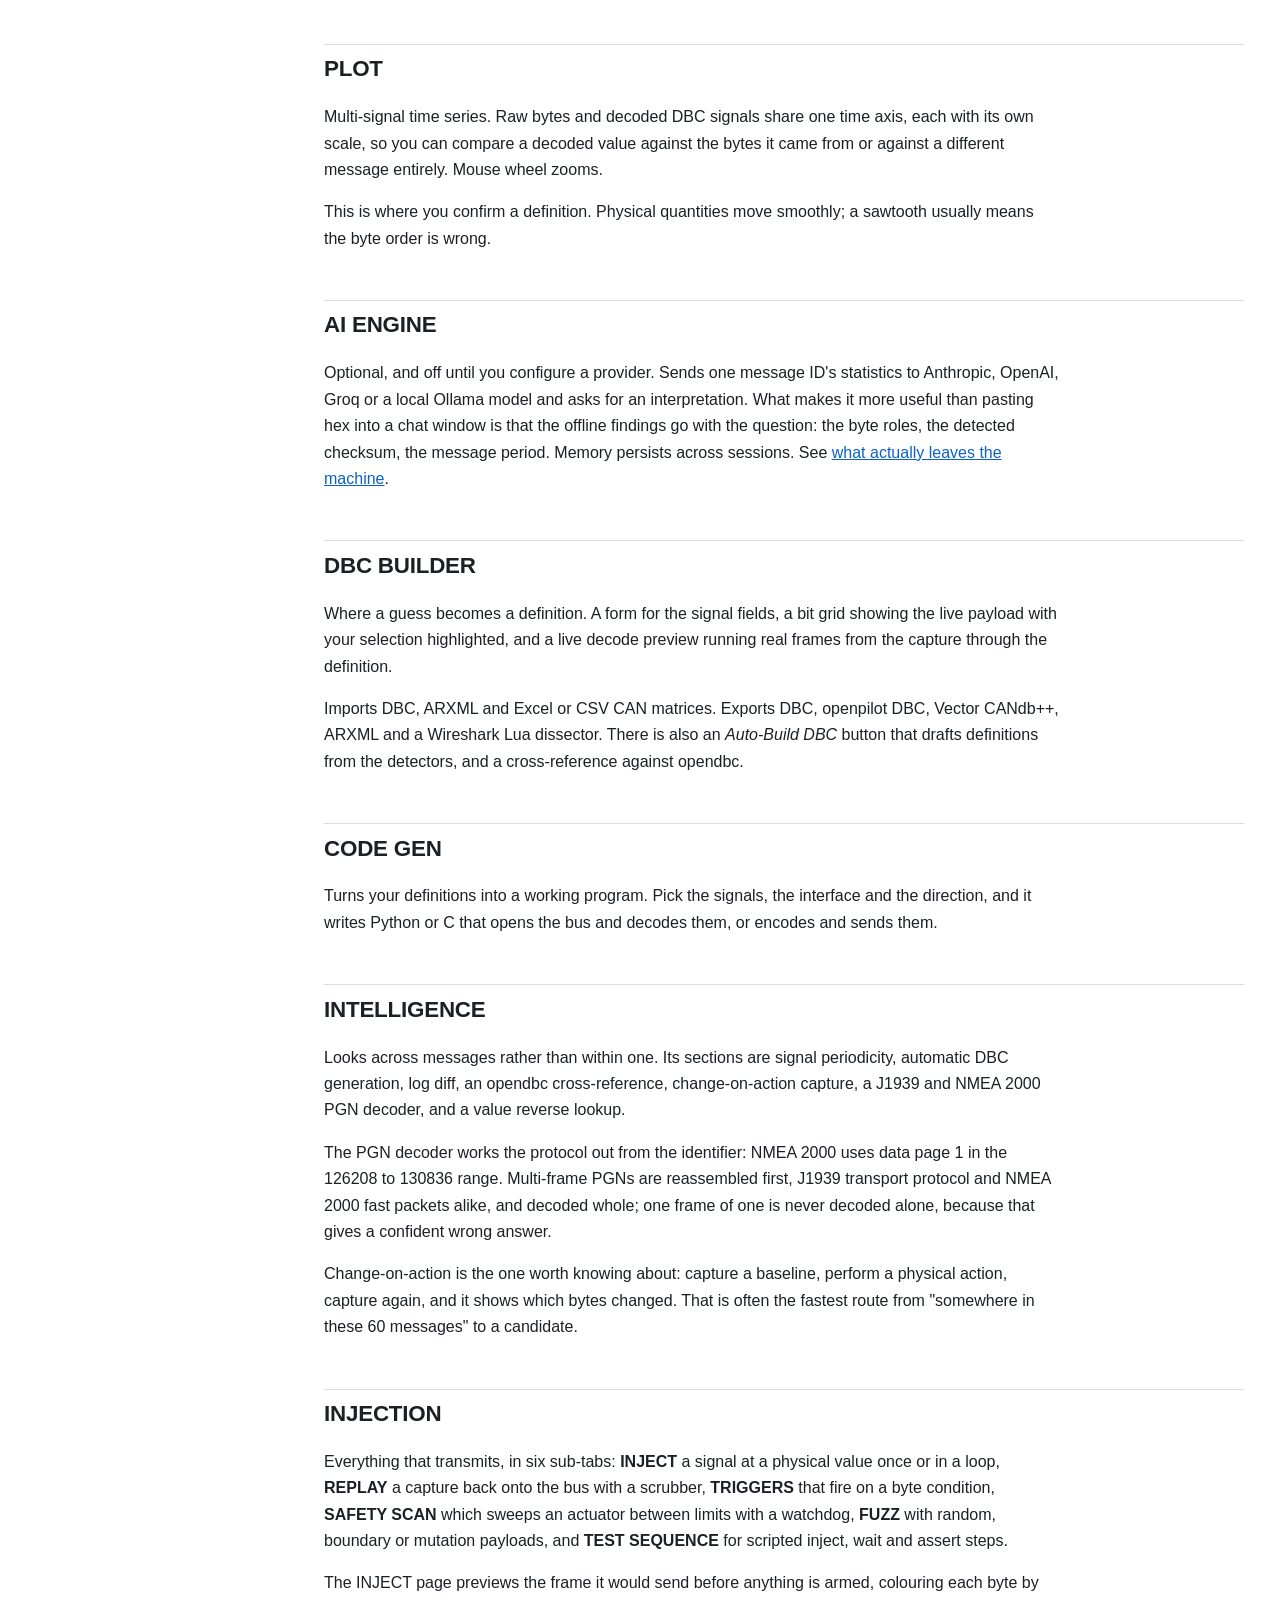
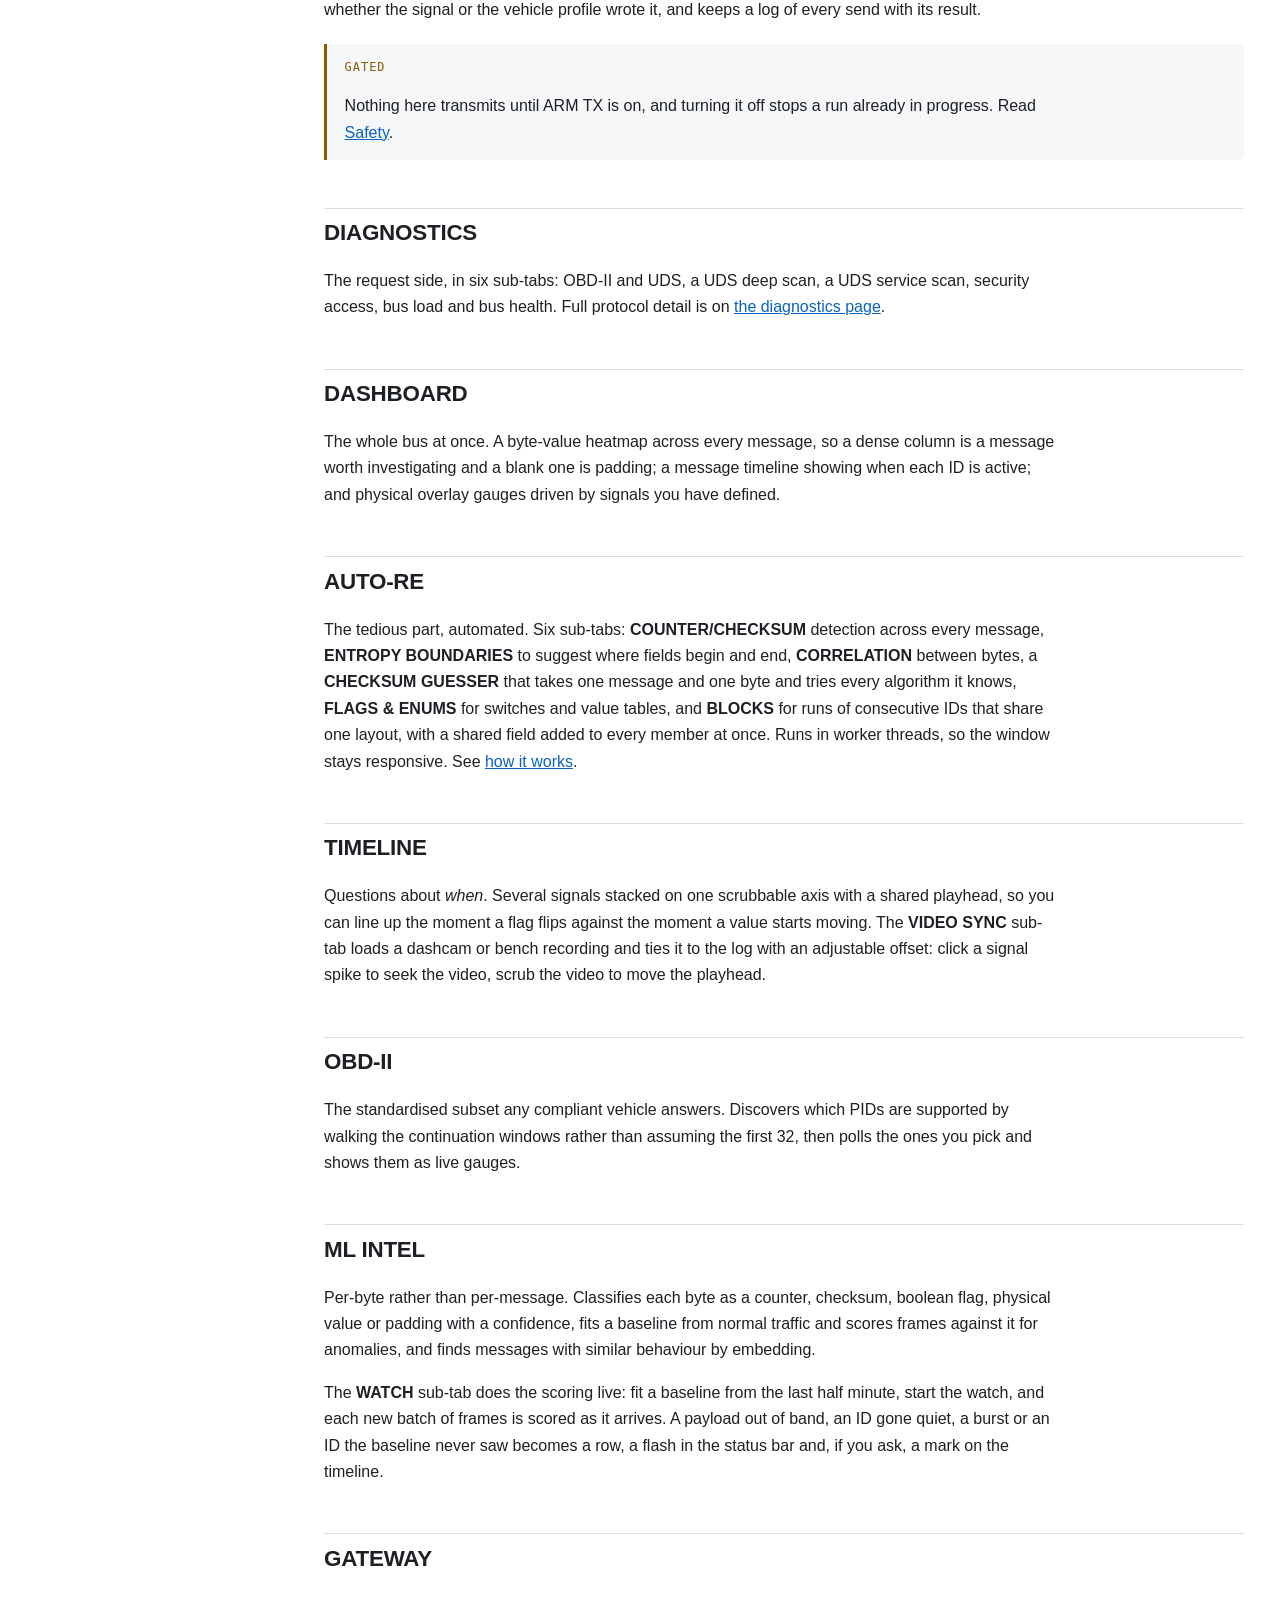
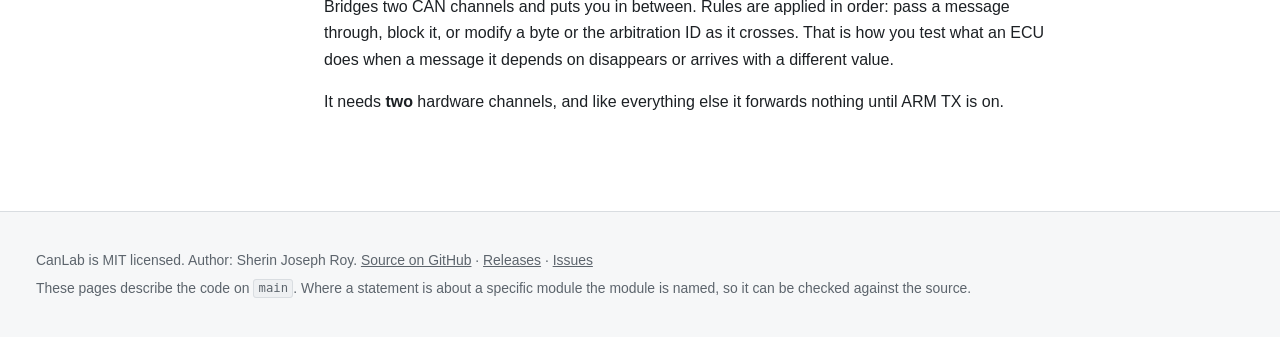
<file: docs/tabs.html>
<!doctype html>
<html lang="en">
<head>
<meta charset="utf-8">
<meta name="viewport" content="width=device-width, initial-scale=1">
<title>Tabs · CanLab</title>
<meta name="description" content="What each of the 16 tabs does and when you would reach for it.">
<link rel="icon" href="assets/favicon.ico" sizes="16x16 24x24 32x32 48x48 64x64">
<link rel="icon" type="image/png" sizes="32x32" href="assets/favicon-32.png">
<link rel="icon" type="image/svg+xml" href="assets/favicon.svg">
<link rel="apple-touch-icon" href="assets/apple-touch-icon.png">
<link rel="stylesheet" href="assets/site.css">
</head>
<body>
<a class="skip" href="#main">Skip to content</a>
<header class="masthead">
  <div class="masthead-inner">
    <a class="brand" href="index.html"><img src="assets/logo.svg" alt="" width="28" height="28">CanLab<span>/docs</span></a>
    <nav aria-label="Sections"><a href="index.html">Overview</a><a href="install.html">Install</a><a href="safety.html">Safety</a><a href="guide.html">Guide</a><a href="tabs.html" aria-current="page">Tabs</a><a href="analysis.html">Analysis</a><a href="diagnostics.html">Diagnostics</a><a href="exports.html">Exports</a><a href="integrations.html">Integrations</a><a href="cli.html">Command line</a><a href="reference.html">Reference</a></nav>
  </div>
</header>
<div class="wrap">
  <div class="layout">
    <aside class="toc"><h2>On this page</h2><nav><a href="#finding-your-way-around">Finding your way around</a><a href="#frames">FRAMES</a><a href="#sniffer">SNIFFER</a><a href="#signals">SIGNALS</a><a href="#plot">PLOT</a><a href="#ai-engine">AI ENGINE</a><a href="#dbc-builder">DBC BUILDER</a><a href="#code-gen">CODE GEN</a><a href="#intelligence">INTELLIGENCE</a><a href="#injection">INJECTION</a><a href="#diagnostics">DIAGNOSTICS</a><a href="#dashboard">DASHBOARD</a><a href="#auto-re">AUTO-RE</a><a href="#timeline">TIMELINE</a><a href="#obd-ii">OBD-II</a><a href="#ml-intel">ML INTEL</a><a href="#gateway">GATEWAY</a></nav></aside>
    <main id="main">

<h1>The 16 tabs</h1>
<p class="lede">Roughly in the order you would use them.</p>

<h2 id="finding-your-way-around">Finding your way around</h2>
<p>Sixteen tabs holding 33 sub-tabs is 49 panes, too many for one row. The
   layout follows Blender: layered greys so nesting reads as depth, blue for
   selection, and green, amber and red kept only where they mean connected,
   pending and armed.</p>
<div class="table-scroll"><table><thead><tr><th></th><th></th></tr></thead><tbody><tr><td><strong>Workspaces</strong></td><td>The tabs are grouped into CAPTURE, EXPLORE, DETECT, DEFINE and BUS. The bar follows the tabs as well as driving them, so Alt+1..9 and Ctrl+Tab still work and the bar switches workspace to keep up.</td></tr><tr><td><strong>Command palette</strong></td><td>Ctrl+Shift+P or F3 searches 105 commands: every pane by its path and every menu action with its shortcut. Both lists are read from the live window, so nothing is registered by hand.</td></tr><tr><td><strong>Sidebars</strong></td><td>The ID list and the inspector sit in a real splitter. Drag them, collapse them to nothing with T and N, or both at once with Ctrl+Space. Widths and state are remembered.</td></tr><tr><td><strong>Reduce motion</strong></td><td>View &gt; Reduce Motion turns animation off. It also stands down while a live capture runs, except the armed and connected indicators.</td></tr></tbody></table></div>
<p>The minimum window size is 1124 by 851, so it fits a laptop screen with both
   sidebars open.</p>

<h2 id="frames">FRAMES</h2>
<p>The raw view: every frame in time order with its timestamp, arbitration ID,
   bus, length, data bytes and the gap since the last frame with the same ID. A
   byte is highlighted when it differs from the previous frame with that ID,
   which is how you spot movement at a glance.</p>
<p>Filter by ID (hex substring) or bus. <strong>Freeze</strong> stops the table
   updating while you read, without stopping capture. <strong>Follow</strong>
   keeps it scrolled to the newest frame. Double-click a row for the full frame
   detail.</p>

<h2 id="sniffer">SNIFFER</h2>
<p>One row per message instead of one per frame, which is the shape of the
   question you actually ask at the bench: I pressed the button, what changed.
   Each byte is coloured by what it just did, <strong>green</strong> when it
   rose and <strong>red</strong> when it fell, fading back after a second.
   Bytes that have never moved sit dim, so the active ones stand out.</p>
<p><strong>Notch</strong> is the reason to use this rather than FRAMES. It
   records every bit currently in motion and ignores it from then on. Press it
   a few times while the vehicle idles and the wheel-speed counters, the
   checksums and the sensor jitter all go quiet; the bit that lights up next is
   the one you caused. Un-notch forgets the mask. There is also a bit view, an
   option to keep silent IDs on screen rather than letting them expire after
   five seconds, and one to blank notched bits entirely.</p>
<p>Modelled on SavvyCAN's sniffer window and on <code>cansniffer</code>. It
   works on a live bus and on a loaded capture; on a file there is no "now", so
   nothing expires. Rendering 180 IDs costs about 40 ms, and the table updates
   in place rather than rebuilding.</p>

<h2 id="signals">SIGNALS</h2>
<p>One row per message rather than per frame: frame count, rate, payload
   entropy and a suspected message type. It is the fastest way to see the shape
   of a capture. Entropy is the useful column: a message whose payload never
   changes is not interesting, and one with high entropy across every byte is
   often a diagnostic or multiplexed message rather than a set of signals.</p>

<h2 id="plot">PLOT</h2>
<p>Multi-signal time series. Raw bytes and decoded DBC signals share one time
   axis, each with its own scale, so you can compare a decoded value against
   the bytes it came from or against a different message entirely. Mouse wheel
   zooms.</p>
<p>This is where you confirm a definition. Physical quantities move smoothly; a
   sawtooth usually means the byte order is wrong.</p>

<h2 id="ai-engine">AI ENGINE</h2>
<p>Optional, and off until you configure a provider. Sends one message ID's
   statistics to Anthropic, OpenAI, Groq or a local Ollama model and asks for an
   interpretation. What makes it more useful than pasting hex into a chat
   window is that the offline findings go with the question: the byte roles,
   the detected checksum, the message period. Memory persists across sessions.
   See <a href="integrations.html#ai-engine">what actually leaves the
   machine</a>.</p>

<h2 id="dbc-builder">DBC BUILDER</h2>
<p>Where a guess becomes a definition. A form for the signal fields, a bit grid
   showing the live payload with your selection highlighted, and a live decode
   preview running real frames from the capture through the definition.</p>
<p>Imports DBC, ARXML and Excel or CSV CAN matrices. Exports DBC, openpilot
   DBC, Vector CANdb++, ARXML and a Wireshark Lua dissector. There is also an
   <em>Auto-Build DBC</em> button that drafts definitions from the detectors,
   and a cross-reference against opendbc.</p>

<h2 id="code-gen">CODE GEN</h2>
<p>Turns your definitions into a working program. Pick the signals, the
   interface and the direction, and it writes Python or C that opens the bus
   and decodes them, or encodes and sends them.</p>

<h2 id="intelligence">INTELLIGENCE</h2>
<p>Looks across messages rather than within one. Its sections are signal
   periodicity, automatic DBC generation, log diff, an opendbc cross-reference,
   change-on-action capture, a J1939 and NMEA 2000 PGN decoder, and a value
   reverse lookup.</p>
<p>The PGN decoder works the protocol out from the identifier: NMEA 2000 uses
   data page 1 in the 126208 to 130836 range. Multi-frame PGNs are reassembled
   first, J1939 transport protocol and NMEA 2000 fast packets alike, and
   decoded whole; one frame of one is never decoded alone, because that gives
   a confident wrong answer.</p>
<p>Change-on-action is the one worth knowing about: capture a baseline, perform
   a physical action, capture again, and it shows which bytes changed. That is
   often the fastest route from "somewhere in these 60 messages" to a
   candidate.</p>

<h2 id="injection">INJECTION</h2>
<p>Everything that transmits, in six sub-tabs: <strong>INJECT</strong> a signal
   at a physical value once or in a loop, <strong>REPLAY</strong> a capture
   back onto the bus with a scrubber, <strong>TRIGGERS</strong> that fire on a
   byte condition, <strong>SAFETY SCAN</strong> which sweeps an actuator
   between limits with a watchdog, <strong>FUZZ</strong> with random, boundary
   or mutation payloads, and <strong>TEST SEQUENCE</strong> for scripted
   inject, wait and assert steps.</p>
<p>The INJECT page previews the frame it would send before anything is armed,
   colouring each byte by whether the signal or the vehicle profile wrote it,
   and keeps a log of every send with its result.</p>
<div class="warn">
  <span class="callout-title">Gated</span>
  <p>Nothing here transmits until ARM TX is on, and turning it off stops a run
     already in progress. Read <a href="safety.html">Safety</a>.</p>
</div>

<h2 id="diagnostics">DIAGNOSTICS</h2>
<p>The request side, in six sub-tabs: OBD-II and UDS, a UDS deep scan, a UDS
   service scan, security access, bus load and bus health. Full protocol detail
   is on <a href="diagnostics.html">the diagnostics page</a>.</p>

<h2 id="dashboard">DASHBOARD</h2>
<p>The whole bus at once. A byte-value heatmap across every message, so a dense
   column is a message worth investigating and a blank one is padding; a
   message timeline showing when each ID is active; and physical overlay gauges
   driven by signals you have defined.</p>

<h2 id="auto-re">AUTO-RE</h2>
<p>The tedious part, automated. Six sub-tabs: <strong>COUNTER/CHECKSUM</strong>
   detection across every message, <strong>ENTROPY BOUNDARIES</strong> to
   suggest where fields begin and end, <strong>CORRELATION</strong> between
   bytes, a <strong>CHECKSUM GUESSER</strong> that takes one message and
   one byte and tries every algorithm it knows, <strong>FLAGS &amp; ENUMS</strong>
   for switches and value tables, and <strong>BLOCKS</strong> for runs of
   consecutive IDs that share one layout, with a shared field added to every
   member at once. Runs in worker threads, so the window stays responsive. See
   <a href="analysis.html">how it works</a>.</p>

<h2 id="timeline">TIMELINE</h2>
<p>Questions about <em>when</em>. Several signals stacked on one scrubbable
   axis with a shared playhead, so you can line up the moment a flag flips
   against the moment a value starts moving. The <strong>VIDEO SYNC</strong>
   sub-tab loads a dashcam or bench recording and ties it to the log with an
   adjustable offset: click a signal spike to seek the video, scrub the video
   to move the playhead.</p>

<h2 id="obd-ii">OBD-II</h2>
<p>The standardised subset any compliant vehicle answers. Discovers which PIDs
   are supported by walking the continuation windows rather than assuming the
   first 32, then polls the ones you pick and shows them as live gauges.</p>

<h2 id="ml-intel">ML INTEL</h2>
<p>Per-byte rather than per-message. Classifies each byte as a counter,
   checksum, boolean flag, physical value or padding with a confidence, fits a
   baseline from normal traffic and scores frames against it for anomalies, and
   finds messages with similar behaviour by embedding.</p>
<p>The <strong>WATCH</strong> sub-tab does the scoring live: fit a baseline
   from the last half minute, start the watch, and each new batch of frames is
   scored as it arrives. A payload out of band, an ID gone quiet, a burst or an
   ID the baseline never saw becomes a row, a flash in the status bar and, if
   you ask, a mark on the timeline.</p>

<h2 id="gateway">GATEWAY</h2>
<p>Bridges two CAN channels and puts you in between. Rules are applied in
   order: pass a message through, block it, or modify a byte or the arbitration
   ID as it crosses. That is how you test what an ECU does when a message it
   depends on disappears or arrives with a different value.</p>
<p>It needs <strong>two</strong> hardware channels, and like everything else it
   forwards nothing until ARM TX is on.</p>

    </main>
  </div>
</div>
<footer>
  <div class="wrap">
    <p>CanLab is MIT licensed. Author: Sherin Joseph Roy.
       <a href="https://github.com/Sherin-SEF-AI/CanLab">Source on GitHub</a> ·
       <a href="https://github.com/Sherin-SEF-AI/CanLab/releases">Releases</a> ·
       <a href="https://github.com/Sherin-SEF-AI/CanLab/issues">Issues</a></p>
    <p>These pages describe the code on <code>main</code>. Where a statement is
       about a specific module the module is named, so it can be checked
       against the source.</p>
  </div>
</footer>
</body>
</html>
</file>
<file: docs/assets/site.css>
/* CanLab documentation site.
   Dark first, because the application is, with a light variant for anyone
   whose system asks for one. Generated pages; edit docs/site_src/build_site.py. */

:root {
  --bg:        #0d0d0d;
  --panel:     #141414;
  --panel-2:   #1a1a1a;
  --border:    #2a2a2a;
  --text:      #d8d8d8;
  --dim:       #8a8a8a;
  --green:     #00ff99;
  --amber:     #ffb000;
  --red:       #ff5555;
  --link:      #6fd7ff;
  --mono: ui-monospace, "SF Mono", "DejaVu Sans Mono", "Courier New", monospace;
  --sans: -apple-system, BlinkMacSystemFont, "Segoe UI", Roboto, "Helvetica Neue", Arial, sans-serif;
  --measure: 46rem;
}

@media (prefers-color-scheme: light) {
  :root {
    --bg:      #ffffff;
    --panel:   #f6f7f8;
    --panel-2: #eef0f2;
    --border:  #d9dde1;
    --text:    #1c2024;
    --dim:     #5c646c;
    --green:   #0a7d52;
    --amber:   #8a5a00;
    --red:     #b3261e;
    --link:    #0b62c4;
  }
}

* { box-sizing: border-box; }

html { scroll-behavior: smooth; }
@media (prefers-reduced-motion: reduce) { html { scroll-behavior: auto; } }

body {
  margin: 0;
  background: var(--bg);
  color: var(--text);
  font-family: var(--sans);
  font-size: 16px;
  line-height: 1.65;
  -webkit-text-size-adjust: 100%;
}

/* ── Skip link ─────────────────────────────────────────────────────────── */
.skip {
  position: absolute; left: -9999px; top: 0;
  background: var(--green); color: #000; padding: .6rem 1rem; z-index: 100;
}
.skip:focus { left: 0; }

/* ── Masthead ──────────────────────────────────────────────────────────── */
.masthead {
  border-bottom: 1px solid var(--border);
  background: var(--panel);
  position: sticky; top: 0; z-index: 20;
}
.masthead-inner {
  max-width: 78rem; margin: 0 auto;
  display: flex; align-items: center; gap: 1rem; flex-wrap: wrap;
  padding: .7rem 1.25rem;
}
.brand {
  font-family: var(--mono); font-weight: 700; font-size: 1.05rem;
  color: var(--green); text-decoration: none; letter-spacing: .04em;
}
.brand { display: inline-flex; align-items: center; gap: .55rem; }
.brand img { border-radius: 6px; display: block; }
.brand span { color: var(--dim); font-weight: 400; }
.masthead nav { display: flex; gap: .1rem; flex-wrap: wrap; margin-left: auto; }
.masthead nav a {
  color: var(--dim); text-decoration: none;
  font-size: .82rem; font-family: var(--mono);
  padding: .3rem .55rem; border-radius: 4px; white-space: nowrap;
}
.masthead nav a:hover { color: var(--text); background: var(--panel-2); }
.masthead nav a[aria-current="page"] { color: var(--green); background: var(--panel-2); }

/* ── Layout ────────────────────────────────────────────────────────────── */
.wrap { max-width: 78rem; margin: 0 auto; padding: 0 1.25rem; }
.layout { display: grid; grid-template-columns: 15rem minmax(0, 1fr); gap: 3rem; align-items: start; }
@media (max-width: 60rem) { .layout { grid-template-columns: 1fr; gap: 1rem; } }

.toc {
  position: sticky; top: 4.2rem; padding: 2rem 0;
  font-size: .86rem; max-height: calc(100vh - 5rem); overflow-y: auto;
}
@media (max-width: 60rem) {
  .toc { position: static; max-height: none; padding: 1rem 0 0; border-bottom: 1px solid var(--border); }
}
.toc h2 {
  font-size: .72rem; text-transform: uppercase; letter-spacing: .09em;
  color: var(--dim); margin: 0 0 .6rem; font-family: var(--mono);
}
.toc a { display: block; color: var(--dim); text-decoration: none; padding: .18rem 0; }
.toc a:hover { color: var(--green); }

main { padding: 2rem 0 5rem; min-width: 0; }

/* ── Type ──────────────────────────────────────────────────────────────── */
h1 { font-size: 2.1rem; line-height: 1.2; margin: 0 0 .4rem; letter-spacing: -.02em; }
h2 {
  font-size: 1.4rem; margin: 3rem 0 .8rem; padding-top: .4rem;
  border-top: 1px solid var(--border); letter-spacing: -.01em;
}
h2:first-of-type { border-top: none; margin-top: 1.6rem; }
h3 { font-size: 1.05rem; margin: 1.8rem 0 .5rem; }
p, li { max-width: var(--measure); }
.lede { font-size: 1.12rem; color: var(--dim); max-width: var(--measure); margin: 0 0 1.6rem; }
a { color: var(--link); }
a:hover { text-decoration-thickness: 2px; }
code {
  font-family: var(--mono); font-size: .88em;
  background: var(--panel-2); padding: .12em .35em; border-radius: 3px;
  border: 1px solid var(--border); word-break: break-word;
}
pre {
  background: var(--panel); border: 1px solid var(--border); border-radius: 6px;
  padding: .9rem 1.1rem; overflow-x: auto; font-size: .86rem; line-height: 1.55;
}
pre code { background: none; border: none; padding: 0; font-size: inherit; }
kbd {
  font-family: var(--mono); font-size: .82em; background: var(--panel-2);
  border: 1px solid var(--border); border-bottom-width: 2px;
  border-radius: 4px; padding: .1em .4em;
}

/* ── Tables ────────────────────────────────────────────────────────────── */
.table-scroll { overflow-x: auto; margin: 1rem 0; }
table { border-collapse: collapse; width: 100%; font-size: .9rem; }
th, td { text-align: left; padding: .55rem .7rem; border-bottom: 1px solid var(--border); vertical-align: top; }
th { color: var(--dim); font-weight: 600; font-size: .78rem; text-transform: uppercase; letter-spacing: .05em; white-space: nowrap; }
tbody tr:hover { background: var(--panel); }
td code { white-space: nowrap; }

/* ── Callouts ──────────────────────────────────────────────────────────── */
.note, .warn, .danger {
  border-left: 3px solid var(--border); background: var(--panel);
  padding: .85rem 1.1rem; margin: 1.3rem 0; border-radius: 0 6px 6px 0;
}
.note   { border-left-color: var(--link); }
.warn   { border-left-color: var(--amber); }
.danger { border-left-color: var(--red); }
.note > :first-child, .warn > :first-child, .danger > :first-child { margin-top: 0; }
.note > :last-child, .warn > :last-child, .danger > :last-child { margin-bottom: 0; }
.callout-title {
  font-family: var(--mono); font-size: .74rem; text-transform: uppercase;
  letter-spacing: .09em; display: block; margin-bottom: .35rem;
}
.note .callout-title   { color: var(--link); }
.warn .callout-title   { color: var(--amber); }
.danger .callout-title { color: var(--red); }

/* ── Hero ──────────────────────────────────────────────────────────────── */
.hero { padding: 3rem 0 1rem; border-bottom: 1px solid var(--border); }
.hero h1 { font-size: 2.8rem; }
@media (max-width: 40rem) { .hero h1 { font-size: 2rem; } }
.hero .lede { font-size: 1.25rem; max-width: 48rem; }
.badges { display: flex; gap: .4rem; flex-wrap: wrap; margin: 1.2rem 0; }
.badges img { height: 20px; }
.cta { display: flex; gap: .7rem; flex-wrap: wrap; margin: 1.6rem 0 .5rem; }
.btn {
  display: inline-block; padding: .55rem 1.1rem; border-radius: 6px;
  text-decoration: none; font-size: .92rem; font-weight: 600;
  border: 1px solid var(--border); color: var(--text); background: var(--panel);
}
.btn:hover { border-color: var(--green); color: var(--green); }
.btn-primary { background: var(--green); color: #041a11; border-color: var(--green); }
.btn-primary:hover { filter: brightness(1.1); color: #041a11; }

/* ── Media ─────────────────────────────────────────────────────────────── */
figure { margin: 1.5rem 0; }
video, img { max-width: 100%; height: auto; display: block; border-radius: 6px; }
video { background: #000; border: 1px solid var(--border); width: 100%; }
figcaption { font-size: .85rem; color: var(--dim); margin-top: .5rem; max-width: var(--measure); }

.video-grid { display: grid; grid-template-columns: repeat(auto-fit, minmax(21rem, 1fr)); gap: 1.6rem; margin: 1.5rem 0; }
@media (max-width: 46rem) { .video-grid { grid-template-columns: 1fr; } }
.video-card { border: 1px solid var(--border); border-radius: 8px; overflow: hidden; background: var(--panel); }
.video-card video { border: none; border-radius: 0; }
.video-card .meta { padding: .8rem 1rem 1rem; }
.video-feature { margin: 1.5rem 0; }
.video-feature video { width: 100%; display: block; }
.video-card h3 { margin: 0 0 .3rem; font-size: 1rem; }
.video-card p { font-size: .87rem; color: var(--dim); margin: 0; max-width: none; }
.video-card .len { font-family: var(--mono); font-size: .76rem; color: var(--green); }

/* ── Cards ─────────────────────────────────────────────────────────────── */
.cards { display: grid; grid-template-columns: repeat(auto-fit, minmax(15rem, 1fr)); gap: 1rem; margin: 1.5rem 0; }
.card {
  border: 1px solid var(--border); border-radius: 8px; padding: 1.1rem;
  background: var(--panel); text-decoration: none; color: inherit; display: block;
}
.card:hover { border-color: var(--green); }
.card h3 { margin: 0 0 .3rem; font-size: 1rem; color: var(--green); }
.card p { margin: 0; font-size: .88rem; color: var(--dim); max-width: none; }

/* ── Steps ─────────────────────────────────────────────────────────────── */
ol.steps { counter-reset: step; list-style: none; padding: 0; }
ol.steps > li {
  counter-increment: step; position: relative;
  padding: 0 0 1.4rem 2.6rem; margin: 0;
  border-left: 1px solid var(--border); max-width: none;
}
ol.steps > li:last-child { border-left-color: transparent; padding-bottom: 0; }
ol.steps > li::before {
  content: counter(step); position: absolute; left: -.85rem; top: 0;
  width: 1.7rem; height: 1.7rem; border-radius: 50%;
  background: var(--panel-2); border: 1px solid var(--border); color: var(--green);
  font-family: var(--mono); font-size: .8rem; display: grid; place-items: center;
}
ol.steps > li > :first-child { margin-top: 0; }
ol.steps h3 { margin-top: 0; }

/* ── Footer ────────────────────────────────────────────────────────────── */
footer {
  border-top: 1px solid var(--border); background: var(--panel);
  padding: 2rem 0; font-size: .87rem; color: var(--dim);
}
footer a { color: var(--dim); }
footer .wrap > p { max-width: none; margin: .3rem 0; }

.status {
  font-family: var(--mono); font-size: .76rem; color: var(--amber);
  border: 1px solid var(--amber); border-radius: 4px; padding: .1rem .45rem;
  display: inline-block; vertical-align: middle;
}
.yt-frame { position: relative; width: 100%; aspect-ratio: 16 / 9; background: #000; }
.yt-frame iframe { position: absolute; inset: 0; width: 100%; height: 100%; border: 0; }
</file>
